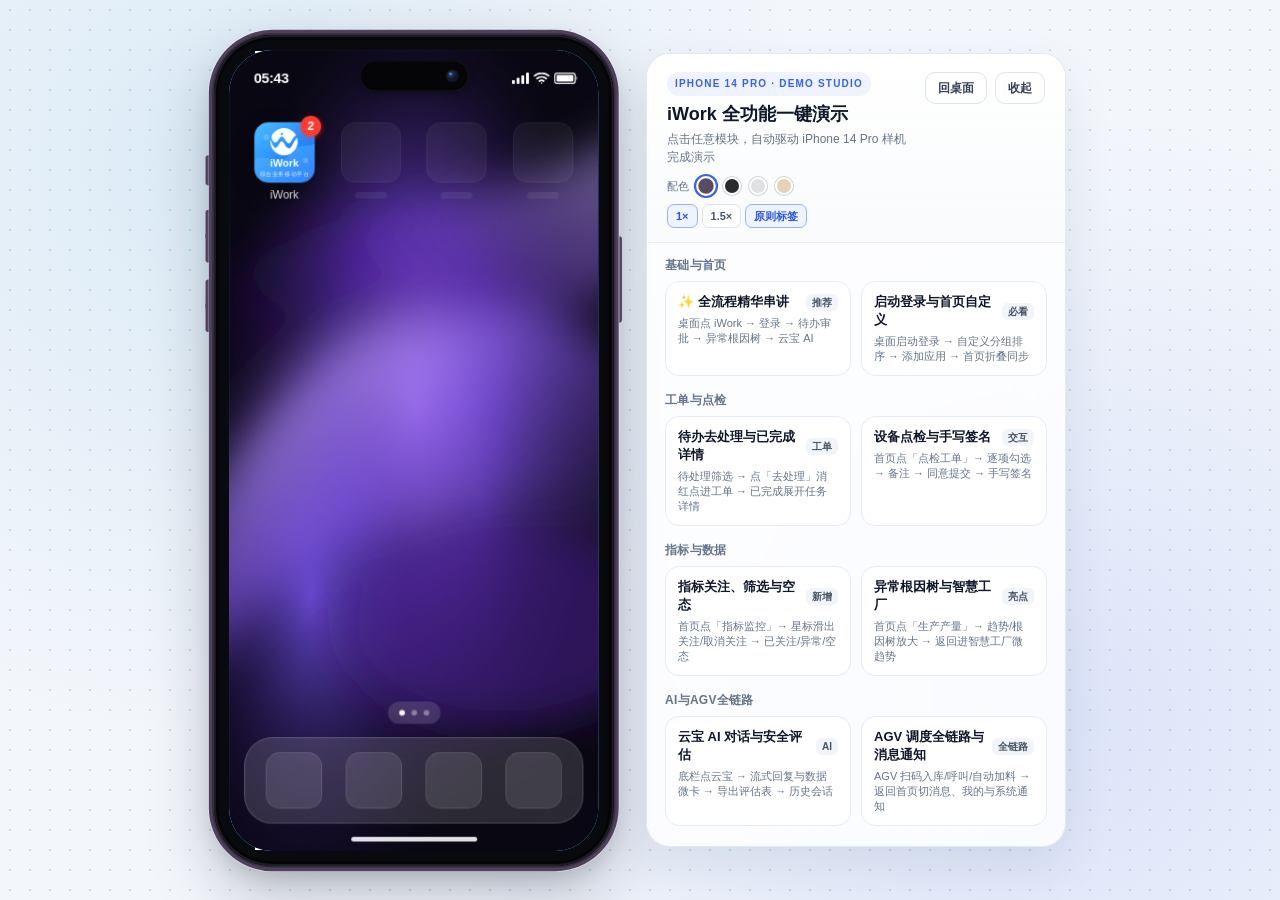
<file: iwork-demo/index.html>
<!doctype html>
<html lang="zh-CN">
  <head>
    <meta charset="UTF-8" />
    <meta name="viewport" content="width=device-width, initial-scale=1.0, maximum-scale=1.0, user-scalable=no, viewport-fit=cover" />
    <meta name="theme-color" content="#3662EC" />
    <title>iWork · 综合业务移动平台</title>
    <style>
      /* 宽视口（桌面预览）下让应用保持设计稿等比尺寸并居中，
         避免 rem 被放大成 520px 窄条、内容超出视口高度被裁切。 */
      .app-root { width: 4.29rem !important; max-width: 100% !important; }
      /* 已移除上一轮的 translateX(-0.24rem) 图标"校正"：
         经 MCP 几何比对(设计稿 bound vs 运行页 rect)，该 transform 使 apps 页
         图标偏左 24~48px（如 929:14454 设计 277 / 运行 252.6）。删除后
         坐标回到 276.6，误差 <1px。禁止用无依据 transform 掩盖布局问题。 */
      .app-root img[src*="img_026"] { z-index: 0 !important; }
      /* D2C 短标签在小容器内被挤成两行，按 node-id 精确修正为单行 */
      .app-root [data-node-id="929:22574"], .app-root [data-node-id="929:22547"],
      .app-root [data-node-id="929:14448"], .app-root [data-node-id="929:14675"],
      .app-root [data-node-id="929:14607"], .app-root [data-node-id="929:14632"],
      .app-root [data-node-id="929:14620"], .app-root [data-node-id="1688:08344"],
      .app-root [data-node-id="1688:08354"], .app-root [data-node-id="1688:09951"],
      .app-root [data-node-id="1688:08980"], .app-root [data-node-id="929:18326"],
      .app-root [data-node-id="929:7814"] { white-space: nowrap !important; }
      /* 移动端签名：设计稿为横屏签名板(930x429)，D2C 把"待办页截图背景+半透明遮罩+
         两个畸形旋转按钮"一并导出；按 MCP 原画板截图只保留白底签名板与真实按钮。 */
      .app-root [data-node-id="1662:9622"],
      .app-root [data-node-id="1662:9623"],
      .app-root [data-node-id="1662:9994"],
      .app-root [data-node-id="1662:9996"] { display: none !important; }
      .app-root .sig-cleared [data-node-id="1662:00098"] { display: none !important; }
      /* 字体：设计稿为思源黑体 CN，本机未安装且未打包字体文件。
         此处显式声明合法近似替代栈（macOS 苹方/冬青黑体/微软雅黑），
         避免浏览器静默回退到系统默认衬线字体造成中文字宽与基线偏移。
         注意：这是近似替代，并非与思源黑体完全一致，已在验收报告如实标注。 */
      .app-root [style*="Source Han Sans CN"] {
        font-family: "Source Han Sans CN", "PingFang SC", "Hiragino Sans GB",
                     "Microsoft YaHei", sans-serif !important;
      }
      /* 轻量入场动画：Toast/遮罩淡入、底部弹窗上滑，不改变静态视觉 */
      @keyframes wbFade { from { opacity: 0; } to { opacity: 1; } }
      @keyframes wbRise { from { transform: translateY(24px); opacity: 0; } to { transform: translateY(0); opacity: 1; } }
      @keyframes wbDrop { from { transform: translateY(-14px); opacity: 0; } to { transform: translateY(0); opacity: 1; } }
      /* 页面切换：前进右滑淡入、返回左滑淡入，仅作用于路由容器，不改变内部布局 */
      @keyframes wbPageIn { from { transform: translateX(18px); opacity: 0; } to { transform: translateX(0); opacity: 1; } }
      @keyframes wbPageBack { from { transform: translateX(-18px); opacity: 0; } to { transform: translateX(0); opacity: 1; } }
      .wb-page-fwd { animation: wbPageIn .24s cubic-bezier(.22,.61,.36,1) both; }
      .wb-page-back { animation: wbPageBack .24s cubic-bezier(.22,.61,.36,1) both; }
      /* 按钮按压反馈：所有可点击节点统一轻微缩放，不改变静态布局 */
      .app-root [data-node-id] { transition: transform .14s ease, box-shadow .14s ease; }
      .wb-pressable:active { transform: scale(.975); }
      /* 展开/收起：高度用 grid-template-rows 过渡，内容不闪现、下方元素自然流动 */
      .wb-expand { display: grid; grid-template-rows: 0fr; transition: grid-template-rows .28s cubic-bezier(.22,.61,.36,1); }
      .wb-expand.wb-open { grid-template-rows: 1fr; }
      .wb-expand > .wb-expand-inner { overflow: hidden; min-height: 0; }
      .wb-chevron { transition: transform .28s cubic-bezier(.22,.61,.36,1); }
      .wb-chevron.wb-open { transform: rotate(180deg); }
      /* 弹窗关闭动画（卸载前由 React 加 .wb-closing 触发） */
      @keyframes wbSheetOut { from { transform: translateY(0); opacity: 1; } to { transform: translateY(100%); opacity: 0; } }
      @keyframes wbMaskOut { from { opacity: 1; } to { opacity: 0; } }
      .wb-closing .modal-sheet { animation: wbSheetOut .22s ease-in both; }
      .wb-closing { animation: wbMaskOut .22s ease-in both; }
      @media (prefers-reduced-motion: reduce) {
        .wb-page-fwd, .wb-page-back, .wb-expand, .wb-chevron,
        .wb-closing, .wb-closing .modal-sheet, .modal-sheet { animation: none !important; transition: none !important; }
      }
    </style>
    <script>
      // rem 按 429px 设计宽度换算；短屏通过滚动浏览，不压缩文字。
      (function () {
        var DESIGN_W = 429;
        function setRem() {
          var w = Math.min(window.innerWidth, 393);
          var scale = w / DESIGN_W;
          document.documentElement.style.fontSize = (scale * 100) + 'px';
        }
        setRem();
        window.addEventListener('resize', setRem);
        window.addEventListener('orientationchange', setRem);
      })();
    </script>
    <script type="module" crossorigin src="./assets/index-CUjqUtCl.js"></script>
    <link rel="stylesheet" crossorigin href="./assets/index-Dcm3BmVk.css">
  </head>
  <body>
    <div id="root"></div>
  </body>
</html>
</file>
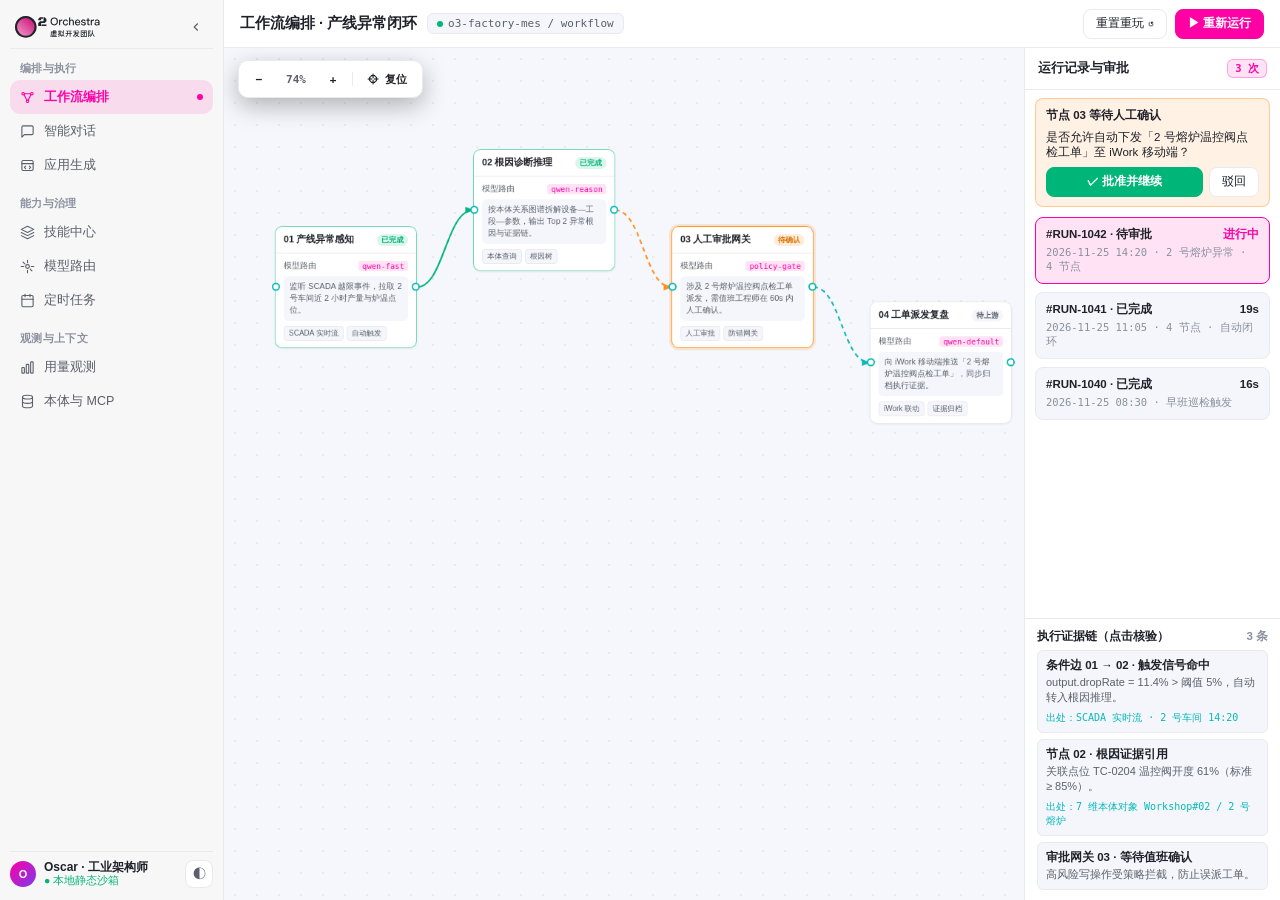
<file: orchestra-demo/index.html>
<!DOCTYPE html>
<html lang="zh-CN">
<head>
<meta charset="UTF-8" />
<meta name="viewport" content="width=device-width, initial-scale=1.0" />
<title>Orchestra · 工业 AI 编排与执行平台</title>
<style>
  :root {
    --bg-primary: #f5f7fc;
    --bg-secondary: #f4f6fb;
    --bg-sidebar: #f7f7f7;
    --bg-card: #ffffff;
    --bg-card-hover: #f4f6fb;
    --border: #e8eaed;
    --accent: #ff00a5;
    --accent-hover: #ff33b3;
    --accent-soft: rgba(255, 0, 165, 0.11);
    --accent-ring: rgba(255, 0, 165, 0.28);
    --text-1: #1f2129;
    --text-2: #5b606a;
    --text-3: #8a919d;
    --success: #00b578;
    --error: #fa5151;
    --warning: #ff8f1f;
    --info: #07b9b9;
    --hover-bg: rgba(31, 33, 41, 0.05);
    --shadow-sm: 0 1px 3px rgba(31, 33, 41, 0.07);
    --shadow-md: 0 10px 28px rgba(31, 33, 41, 0.08);
    --radius: 8px;
    --radius-lg: 14px;
    --font-ui: "PingFang SC", "SF Pro Text", -apple-system, BlinkMacSystemFont, "Segoe UI", sans-serif;
    --font-mono: "JetBrains Mono", ui-monospace, SFMono-Regular, Menlo, monospace;
  }
  html.dark {
    --bg-primary: #202124;
    --bg-secondary: #292a2d;
    --bg-sidebar: #2b2d33;
    --bg-card: #303134;
    --bg-card-hover: #3c4043;
    --border: #3c4043;
    --text-1: #f1f3f6;
    --text-2: #b4bac4;
    --text-3: #8a919d;
    --hover-bg: rgba(255, 255, 255, 0.06);
    --shadow-sm: 0 1px 3px rgba(0, 0, 0, 0.35);
    --shadow-md: 0 14px 32px rgba(0, 0, 0, 0.42);
  }
  * { box-sizing: border-box; margin: 0; padding: 0; }
  html, body { width: 100%; height: 100%; overflow: hidden; font-family: var(--font-ui); background: var(--bg-primary); color: var(--text-1); -webkit-font-smoothing: antialiased; font-size: 13px; }
  button, input { font-family: inherit; }

  /* Studio wrapper when ?mode=studio */
  body.is-studio {
    background:
      radial-gradient(ellipse 50% 60% at 18% 20%, rgba(255, 0, 165, 0.16), transparent 65%),
      radial-gradient(ellipse 48% 55% at 84% 82%, rgba(7, 185, 185, 0.15), transparent 65%),
      linear-gradient(rgba(255, 255, 255, 0.028) 1px, transparent 1px) 0 0 / 32px 32px,
      linear-gradient(90deg, rgba(255, 255, 255, 0.028) 1px, transparent 1px) 0 0 / 32px 32px,
      linear-gradient(135deg, #070a14 0%, #0e1324 52%, #090e1c 100%);
    display: flex; flex-direction: column; padding: 14px 18px 16px; gap: 12px;
  }
  .studio-bar {
    display: none; align-items: center; justify-content: space-between; gap: 12px; flex-wrap: wrap;
    padding: 10px 14px; border-radius: 14px;
    background: linear-gradient(165deg, rgba(20, 24, 40, 0.88), rgba(12, 16, 28, 0.94));
    border: 1px solid rgba(255, 255, 255, 0.11); color: #f1f5f9; flex: none;
  }
  body.is-studio .studio-bar { display: flex; }
  .studio-bar__left { display: flex; align-items: center; gap: 12px; min-width: 0; flex: 1; }
  .studio-badge {
    font: 600 10px/1 var(--font-mono); letter-spacing: 1.2px; color: #ff5cc6;
    padding: 5px 9px; border-radius: 999px; background: rgba(255, 0, 165, 0.12);
    border: 1px solid rgba(255, 0, 165, 0.36); white-space: nowrap;
  }
  .studio-spotlight { display: flex; flex-direction: column; gap: 2px; min-width: 0; }
  .studio-spotlight strong { font: 600 11px/1.3 var(--font-mono); color: #5cf2d0; white-space: nowrap; overflow: hidden; text-overflow: ellipsis; }
  .studio-spotlight span { font-size: 12px; color: #cbd5e1; white-space: nowrap; overflow: hidden; text-overflow: ellipsis; }
  .studio-pills { display: flex; align-items: center; gap: 6px; flex-wrap: wrap; }
  .studio-pill {
    height: 28px; padding: 0 11px; border-radius: 8px; border: 1px solid rgba(255, 255, 255, 0.14);
    background: rgba(255, 255, 255, 0.04); color: #cbd5e1; font-size: 11.5px; font-weight: 500;
    cursor: pointer; transition: all .18s ease; white-space: nowrap;
  }
  .studio-pill:hover { border-color: rgba(255, 0, 165, 0.55); color: #fff; background: rgba(255, 0, 165, 0.1); }
  .studio-pill.active { border-color: #ff00a5; background: rgba(255, 0, 165, 0.22); color: #fff; font-weight: 600; }

  .studio-frame {
    flex: 1; min-height: 0; width: 100%; height: 100%; display: flex; flex-direction: column;
    overflow: hidden; background: var(--bg-primary);
  }
  body.is-studio .studio-frame {
    border-radius: 16px; border: 1px solid rgba(255, 255, 255, 0.14);
    box-shadow: 0 28px 70px rgba(0, 0, 0, 0.58), 0 0 0 1px rgba(255, 0, 165, 0.12);
  }
  .mac-chrome {
    display: none; height: 34px; flex: none; padding: 0 14px; align-items: center; gap: 10px;
    background: #1a1c23; border-bottom: 1px solid rgba(255, 255, 255, 0.08); color: #94a3b8;
    font: 11px/1 var(--font-mono);
  }
  body.is-studio .mac-chrome { display: flex; }
  .mac-dots { display: flex; gap: 6px; }
  .mac-dots i { width: 10px; height: 10px; border-radius: 50%; display: block; }
  .mac-dots i:nth-child(1) { background: #ff5f57; }
  .mac-dots i:nth-child(2) { background: #febc2e; }
  .mac-dots i:nth-child(3) { background: #28c840; }
  .mac-url {
    flex: 1; max-width: 420px; margin: 0 auto; height: 22px; border-radius: 6px;
    background: rgba(255, 255, 255, 0.06); border: 1px solid rgba(255, 255, 255, 0.08);
    display: flex; align-items: center; justify-content: center; gap: 6px; color: #cbd5e1; font-size: 11px;
  }
  .mac-url b { color: #ff5cc6; font-weight: 600; }

  /* Main Orchestra Shell */
  .app-shell { flex: 1; min-height: 0; display: flex; width: 100%; overflow: hidden; background: var(--bg-primary); }

  /* Left Sidebar (Authentic PageSidebarNav) */
  .sidebar {
    width: 224px; flex: none; background: var(--bg-sidebar); border-right: 1px solid var(--border);
    display: flex; flex-direction: column; padding: 12px 10px; gap: 8px; overflow: hidden;
    transition: width .22s ease;
  }
  .sidebar.collapsed { width: 58px; padding: 12px 8px; }
  .sb-head { display: flex; align-items: center; justify-content: space-between; padding: 2px 4px 8px; border-bottom: 1px solid var(--border); }
  .sb-logo { height: 22px; display: block; object-fit: contain; }
  .sb-mark { width: 24px; height: 24px; display: none; object-fit: contain; }
  .sidebar.collapsed .sb-logo { display: none; }
  .sidebar.collapsed .sb-mark { display: block; margin: 0 auto; }
  .sb-collapse-btn {
    width: 26px; height: 26px; border: 0; border-radius: 6px; background: transparent;
    color: var(--text-2); cursor: pointer; display: grid; place-items: center;
  }
  .sb-collapse-btn:hover { background: var(--hover-bg); color: var(--text-1); }
  .sidebar.collapsed .sb-collapse-btn { display: none; }

  .sb-scroll { flex: 1; min-height: 0; overflow-y: auto; display: flex; flex-direction: column; gap: 10px; scrollbar-width: none; }
  .sb-scroll::-webkit-scrollbar { display: none; }
  .sb-group-title {
    font-size: 11px; font-weight: 600; color: var(--text-3); padding: 4px 10px; letter-spacing: .03em;
    display: flex; align-items: center; justify-content: space-between;
  }
  .sidebar.collapsed .sb-group-title { display: none; }
  .sb-nav-item {
    width: 100%; height: 34px; padding: 0 10px; border: 0; border-radius: 10px;
    background: transparent; color: var(--text-2); font-size: 12.5px; font-weight: 500;
    display: flex; align-items: center; gap: 9px; cursor: pointer; text-align: left;
    transition: background .15s ease, color .15s ease; position: relative;
  }
  .sb-nav-item svg { width: 15px; height: 15px; flex: none; stroke-width: 1.75; }
  .sb-nav-item span { overflow: hidden; text-overflow: ellipsis; white-space: nowrap; }
  .sb-nav-item:hover { background: var(--hover-bg); color: var(--text-1); }
  .sb-nav-item.active { background: var(--accent-soft); color: var(--accent); font-weight: 600; }
  .sb-dot { width: 6px; height: 6px; border-radius: 50%; background: var(--accent); margin-left: auto; flex: none; animation: pulse 1.4s ease-in-out infinite; }
  @keyframes pulse { 0%,100% { opacity:.35; transform:scale(.85); } 50% { opacity:1; transform:scale(1.15); } }
  .sidebar.collapsed .sb-nav-item { justify-content: center; padding: 0; }
  .sidebar.collapsed .sb-nav-item span, .sidebar.collapsed .sb-dot { display: none; }

  .sb-foot {
    flex: none; padding-top: 8px; border-top: 1px solid var(--border);
    display: flex; align-items: center; justify-content: space-between; gap: 8px;
  }
  .sb-user { display: flex; align-items: center; gap: 8px; min-width: 0; }
  .sb-ava {
    width: 26px; height: 26px; border-radius: 50%; background: linear-gradient(135deg, #ff00a5, #7c3aed);
    color: #fff; font-size: 11px; font-weight: 700; display: grid; place-items: center; flex: none;
  }
  .sb-user-meta { min-width: 0; }
  .sb-user-meta b { display: block; font-size: 12px; color: var(--text-1); line-height: 1.2; }
  .sb-user-meta small { display: block; font-size: 10.5px; color: var(--success); }
  .sidebar.collapsed .sb-user-meta { display: none; }
  .theme-btn {
    width: 28px; height: 28px; border: 1px solid var(--border); border-radius: 8px;
    background: var(--bg-card); color: var(--text-2); cursor: pointer; display: grid; place-items: center; flex: none;
  }
  .theme-btn:hover { border-color: var(--accent); color: var(--accent); }

  /* Main Workspace */
  .main { flex: 1; min-width: 0; display: flex; flex-direction: column; overflow: hidden; }
  .topbar {
    height: 48px; flex: none; padding: 0 16px; background: var(--bg-card); border-bottom: 1px solid var(--border);
    display: flex; align-items: center; justify-content: space-between; gap: 12px;
  }
  .topbar-left { display: flex; align-items: center; gap: 10px; min-width: 0; }
  .topbar-title { font-size: 14.5px; font-weight: 650; color: var(--text-1); white-space: nowrap; }
  .ws-chip {
    display: inline-flex; align-items: center; gap: 5px; padding: 3px 9px; border-radius: 6px;
    background: var(--bg-secondary); border: 1px solid var(--border); color: var(--text-2);
    font-size: 11px; font-family: var(--font-mono); white-space: nowrap;
  }
  .ws-chip i { width: 6px; height: 6px; border-radius: 50%; background: var(--success); display: block; }
  .topbar-actions { display: flex; align-items: center; gap: 8px; }
  .btn {
    height: 30px; padding: 0 12px; border-radius: var(--radius); border: 1px solid var(--border);
    background: var(--bg-card); color: var(--text-1); font-size: 12px; font-weight: 500;
    cursor: pointer; display: inline-flex; align-items: center; gap: 6px; transition: all .15s ease; white-space: nowrap;
  }
  .btn:hover { background: var(--bg-card-hover); border-color: var(--accent-ring); }
  .btn-primary { background: var(--accent); border-color: var(--accent); color: #fff; font-weight: 600; }
  .btn-primary:hover { background: var(--accent-hover); border-color: var(--accent-hover); }
  .btn-success { background: var(--success); border-color: var(--success); color: #fff; font-weight: 600; }
  .btn-ghost { background: transparent; border-color: transparent; color: var(--text-2); }

  .view-body { flex: 1; min-height: 0; display: flex; overflow: hidden; position: relative; }

  /* ============ 1. WORKFLOW VIEW ============ */
  .wf-canvas {
    flex: 1; min-width: 0; position: relative; overflow: auto;
    background-color: var(--bg-primary);
    background-image: radial-gradient(var(--border) 1.25px, transparent 1.25px);
    background-size: 22px 22px;
    padding: 28px 24px;
  }
  .wf-stage { position: relative; width: 1040px; height: 460px; margin: 0 auto; }
  .wf-edges { position: absolute; inset: 0; width: 100%; height: 100%; pointer-events: none; overflow: visible; }
  .wf-edge { fill: none; stroke: var(--info); stroke-width: 2.2; stroke-dasharray: 6 5; animation: dash 1.2s linear infinite; pointer-events: stroke; cursor: pointer; transition: stroke .18s ease, stroke-width .18s ease, opacity .18s ease; }
  .wf-edge:hover, .wf-edge.is-unlink-hover { stroke: #fa5151 !important; stroke-width: 3.4 !important; filter: drop-shadow(0 0 8px rgba(250,81,81,.65)); }
  .wf-edge.is-cut { opacity: 0; pointer-events: none; }
  .wf-edge.is-done { stroke: var(--success); stroke-dasharray: none; animation: none; }
  .wf-edge.is-wait { stroke: var(--warning); }
  @keyframes dash { to { stroke-dashoffset: -22; } }

  .wf-node {
    position: absolute; width: 192px; border-radius: 10px; background: var(--bg-card);
    border: 1.5px solid var(--border); box-shadow: var(--shadow-sm); cursor: pointer;
    transition: border-color .2s, box-shadow .2s, transform .2s;
  }
  .wf-node:hover { border-color: var(--accent); transform: translateY(-2px); box-shadow: var(--shadow-md); }
  .wf-node.selected { border-color: var(--accent); box-shadow: 0 0 0 3px var(--accent-soft), var(--shadow-md); }
  .wf-node.st-running { border-color: #2563eb; box-shadow: 0 0 0 3px rgba(37, 99, 235, 0.16); }
  .wf-node.st-pending { border-color: var(--warning); box-shadow: 0 0 0 3px rgba(255, 143, 31, 0.18); }
  .wf-node.st-done { border-color: rgba(0, 181, 120, 0.55); }
  .wf-node-hd {
    padding: 9px 11px; border-bottom: 1px solid var(--border);
    display: flex; align-items: center; justify-content: space-between; gap: 6px;
  }
  .wf-node-hd b { font-size: 12.5px; color: var(--text-1); font-weight: 650; }
  .wf-status-pill {
    font: 600 10px/1 var(--font-mono); padding: 3px 6px; border-radius: 999px;
    background: var(--bg-secondary); color: var(--text-2); white-space: nowrap;
  }
  .st-done .wf-status-pill { background: rgba(0,181,120,.14); color: var(--success); }
  .st-running .wf-status-pill { background: rgba(37,99,235,.14); color: #2563eb; }
  .st-pending .wf-status-pill { background: rgba(255,143,31,.16); color: #d97706; }
  .wf-node-bd { padding: 9px 11px; display: flex; flex-direction: column; gap: 7px; }
  .wf-meta-row { display: flex; align-items: center; justify-content: space-between; font-size: 11px; color: var(--text-2); }
  .wf-meta-row code { font-family: var(--font-mono); font-size: 10.5px; color: var(--accent); background: var(--accent-soft); padding: 1px 5px; border-radius: 4px; }
  .wf-prompt { font-size: 11px; line-height: 1.45; color: var(--text-2); background: var(--bg-secondary); padding: 6px 8px; border-radius: 6px; }
  .wf-tags { display: flex; flex-wrap: wrap; gap: 4px; }
  .wf-tag { font-size: 10px; padding: 2px 6px; border-radius: 4px; background: var(--bg-secondary); border: 1px solid var(--border); color: var(--text-2); }
  .wf-handle { position: absolute; top: 50%; width: 9px; height: 9px; border-radius: 50%; background: var(--bg-card); border: 2px solid var(--info); transform: translateY(-50%); }
  .wf-handle.in { left: -5px; }
  .wf-handle.out { right: -5px; }

  .wf-runs {
    width: 256px; flex: none; background: var(--bg-card); border-left: 1px solid var(--border);
    display: flex; flex-direction: column; overflow: hidden;
  }
  .panel-hd {
    padding: 11px 13px; border-bottom: 1px solid var(--border);
    display: flex; align-items: center; justify-content: space-between; font-size: 12.5px; font-weight: 650;
  }
  .panel-list { flex: 1; overflow-y: auto; padding: 10px; display: flex; flex-direction: column; gap: 8px; }
  .run-card {
    padding: 9px 10px; border-radius: var(--radius); border: 1px solid var(--border);
    background: var(--bg-secondary); display: flex; flex-direction: column; gap: 4px; cursor: pointer;
  }
  .run-card.active { border-color: var(--accent); background: var(--accent-soft); }
  .run-card-top { display: flex; align-items: center; justify-content: space-between; font-size: 11.5px; font-weight: 600; }
  .run-card small { font-size: 10.5px; color: var(--text-3); font-family: var(--font-mono); }
  .ev-box { border-top: 1px solid var(--border); padding: 10px 12px; background: var(--bg-card); display: flex; flex-direction: column; gap: 6px; max-height: 46%; overflow-y: auto; }
  .ev-title { font-size: 11.5px; font-weight: 650; color: var(--text-1); display: flex; justify-content: space-between; }
  .ev-row {
    padding: 7px 8px; border-radius: 6px; background: var(--bg-secondary); border: 1px solid var(--border);
    font-size: 11px; display: flex; flex-direction: column; gap: 2px;
  }
  .ev-row b { color: var(--text-1); font-size: 11.5px; }
  .ev-row span { color: var(--text-2); line-height: 1.4; }
  .gate-banner {
    margin: 8px 10px 0; padding: 9px 10px; border-radius: 8px;
    background: rgba(255, 143, 31, 0.12); border: 1px solid rgba(255, 143, 31, 0.4);
    display: flex; flex-direction: column; gap: 7px; font-size: 11.5px;
  }
  .gate-actions { display: flex; gap: 6px; }

  /* ============ 2. CHAT VIEW ============ */
  .chat-wrap { flex: 1; display: flex; min-height: 0; overflow: hidden; }
  .chat-main { flex: 1; display: flex; flex-direction: column; min-width: 0; }
  .chat-feed { flex: 1; overflow-y: auto; padding: 18px 22px; display: flex; flex-direction: column; gap: 14px; }
  .msg { max-width: 82%; padding: 11px 14px; border-radius: 12px; font-size: 12.5px; line-height: 1.65; }
  .msg.user { align-self: flex-end; background: var(--accent-soft); border: 1px solid var(--accent-ring); color: var(--text-1); }
  .msg.ai { align-self: flex-start; background: var(--bg-card); border: 1px solid var(--border); box-shadow: var(--shadow-sm); }
  .tool-call {
    margin: 8px 0; padding: 8px 10px; border-radius: 8px; background: var(--bg-secondary);
    border: 1px solid var(--border); font-family: var(--font-mono); font-size: 11px; color: var(--text-2);
  }
  .tool-call b { color: var(--info); }
  .confirm-card {
    margin-top: 10px; padding: 10px 12px; border-radius: 8px;
    background: rgba(255, 143, 31, 0.1); border: 1px solid rgba(255, 143, 31, 0.35);
    display: flex; align-items: center; justify-content: space-between; gap: 12px; flex-wrap: wrap;
  }
  .chat-input-bar {
    flex: none; padding: 10px 18px 14px; background: var(--bg-card); border-top: 1px solid var(--border);
    display: flex; flex-direction: column; gap: 8px;
  }
  .quick-chips { display: flex; gap: 6px; flex-wrap: wrap; }
  .quick-chip {
    font-size: 11px; padding: 4px 9px; border-radius: 999px; border: 1px solid var(--border);
    background: var(--bg-secondary); color: var(--text-2); cursor: pointer;
  }
  .quick-chip:hover { border-color: var(--accent); color: var(--accent); }
  .composer { display: flex; gap: 8px; }
  .composer input {
    flex: 1; height: 36px; padding: 0 12px; border-radius: var(--radius); border: 1px solid var(--border);
    background: var(--bg-primary); color: var(--text-1); outline: none; font-size: 12.5px;
  }
  .composer input:focus { border-color: var(--accent); box-shadow: 0 0 0 2px var(--accent-soft); }

  /* ============ 3. GENERIC GRID VIEWS (Skills, Models, Jobs, Usage, Ontology, AppBuilder) ============ */
  .page-pad { flex: 1; overflow-y: auto; padding: 18px 22px; display: flex; flex-direction: column; gap: 16px; }
  .kpi-row { display: grid; grid-template-columns: repeat(4, minmax(0, 1fr)); gap: 12px; }
  .kpi-card {
    padding: 14px 16px; border-radius: var(--radius); background: var(--bg-card);
    border: 1px solid var(--border); box-shadow: var(--shadow-sm); display: flex; flex-direction: column; gap: 4px;
  }
  .kpi-card span { font-size: 11.5px; color: var(--text-2); }
  .kpi-card strong { font-size: 22px; font-weight: 700; font-family: var(--font-mono); color: var(--text-1); }
  .kpi-card small { font-size: 11px; color: var(--success); }

  .card-grid-3 { display: grid; grid-template-columns: repeat(3, minmax(0, 1fr)); gap: 12px; }
  .card-grid-2 { display: grid; grid-template-columns: repeat(2, minmax(0, 1fr)); gap: 12px; }
  .card {
    padding: 14px 15px; border-radius: var(--radius); background: var(--bg-card);
    border: 1px solid var(--border); box-shadow: var(--shadow-sm); display: flex; flex-direction: column; gap: 8px;
  }
  .card-hd { display: flex; align-items: center; justify-content: space-between; gap: 8px; }
  .card-hd b { font-size: 13px; color: var(--text-1); }
  .card p { font-size: 12px; line-height: 1.55; color: var(--text-2); }
  .pill-tag {
    font: 600 10.5px/1 var(--font-mono); padding: 3px 7px; border-radius: 6px;
    background: var(--bg-secondary); color: var(--text-2); border: 1px solid var(--border);
  }
  .pill-tag.pink { background: var(--accent-soft); color: var(--accent); border-color: var(--accent-ring); }
  .pill-tag.green { background: rgba(0,181,120,.12); color: var(--success); border-color: rgba(0,181,120,.3); }
  .pill-tag.cyan { background: rgba(7,185,185,.12); color: var(--info); border-color: rgba(7,185,185,.3); }

  .switch {
    width: 34px; height: 19px; border-radius: 999px; border: 0; background: var(--border);
    position: relative; cursor: pointer; transition: background .18s; flex: none;
  }
  .switch::after {
    content: ""; position: absolute; top: 2px; left: 2px; width: 15px; height: 15px;
    border-radius: 50%; background: #fff; transition: transform .18s;
  }
  .switch.on { background: var(--accent); }
  .switch.on::after { transform: translateX(15px); }

  .filter-bar { display: flex; align-items: center; gap: 8px; flex-wrap: wrap; }
  .filter-tab {
    height: 28px; padding: 0 11px; border-radius: 8px; border: 1px solid var(--border);
    background: var(--bg-card); color: var(--text-2); font-size: 12px; cursor: pointer;
  }
  .filter-tab.active { background: var(--accent-soft); border-color: var(--accent); color: var(--accent); font-weight: 600; }

  /* App Builder Split */
  .builder-split { flex: 1; display: grid; grid-template-columns: 320px 1fr; min-height: 0; overflow: hidden; }
  .builder-left { background: var(--bg-card); border-right: 1px solid var(--border); padding: 14px; display: flex; flex-direction: column; gap: 10px; overflow-y: auto; }
  .builder-right { padding: 16px; overflow-y: auto; display: flex; flex-direction: column; gap: 12px; }
  .step-item { padding: 9px 10px; border-radius: 8px; border: 1px solid var(--border); background: var(--bg-secondary); display: flex; align-items: center; gap: 9px; font-size: 12px; }
  .step-item i { width: 18px; height: 18px; border-radius: 50%; background: rgba(0,181,120,.16); color: var(--success); font-style: normal; font-size: 11px; display: grid; place-items: center; font-weight: 700; flex: none; }
  .preview-shell { border: 1px solid var(--border); border-radius: 12px; background: var(--bg-card); padding: 14px; box-shadow: var(--shadow-sm); display: flex; flex-direction: column; gap: 12px; }
  .bar-chart { display: flex; align-items: flex-end; gap: 10px; height: 116px; padding-top: 12px; }
  .bar-col { flex: 1; display: flex; flex-direction: column; align-items: center; gap: 5px; height: 100%; justify-content: flex-end; }
  .bar-fill { width: 100%; max-width: 34px; border-radius: 6px 6px 2px 2px; background: linear-gradient(180deg, #ff00a5, #ff66c4); transition: height .4s ease; }
  .bar-col small { font-size: 10px; color: var(--text-3); font-family: var(--font-mono); }

  /* Ontology 7-node ring */
  .onto-grid { display: grid; grid-template-columns: repeat(7, minmax(0, 1fr)); gap: 8px; }
  .onto-pill {
    padding: 12px 8px; border-radius: 10px; background: var(--bg-card); border: 1px solid var(--border);
    text-align: center; display: flex; flex-direction: column; gap: 4px;
  }
  .onto-pill b { font-size: 13px; color: var(--accent); }
  .onto-pill small { font-size: 10.5px; color: var(--text-2); }

  .toast {
    position: fixed; bottom: 18px; left: 50%; transform: translateX(-50%) translateY(16px);
    padding: 8px 16px; border-radius: 999px; background: #1f2129; color: #fff; font-size: 12px;
    box-shadow: 0 10px 28px rgba(0,0,0,.32); opacity: 0; pointer-events: none; transition: all .22s ease; z-index: 999;
  }
  .toast.show { opacity: 1; transform: translateX(-50%) translateY(0); }

  @media (max-width: 900px) {
    .sidebar { width: 58px; padding: 12px 8px; }
    .sidebar .sb-logo, .sidebar .sb-group-title, .sidebar .sb-nav-item span, .sidebar .sb-user-meta, .sidebar .sb-collapse-btn { display: none; }
    .sidebar .sb-mark { display: block; margin: 0 auto; }
    .sidebar .sb-nav-item { justify-content: center; padding: 0; }
    .wf-runs { display: none; }
    .kpi-row, .card-grid-3 { grid-template-columns: 1fr 1fr; }
    .builder-split { grid-template-columns: 1fr; }
    .onto-grid { grid-template-columns: repeat(4, 1fr); }
  }

  /* v2.6.0: 移除顶部冗余伪浏览器条 + 浅色自适应 + 页面切换动效 */
  .mac-chrome { display: none !important; }
  html:not(.dark) body.is-studio { background: #eef1f7; }
  html:not(.dark) .studio-bar { background: rgba(255,255,255,.94); border-color: rgba(15,23,42,.10); color: #1f2129; box-shadow: 0 6px 20px rgba(15,23,42,.06); }
  html:not(.dark) .studio-spotlight strong { color: #078f8f; }
  html:not(.dark) .studio-spotlight span { color: #5f6368; }
  html:not(.dark) .studio-pill { background: #f3f5fa; border-color: rgba(15,23,42,.10); color: #3c4043; }
  html:not(.dark) .studio-pill.on { background: #FF00A5; border-color: #FF00A5; color: #fff; }
  .studio-frame { position: relative; }
        @keyframes viewEnter { from { opacity: 0; transform: translateY(10px) scale(.992); filter: blur(2px); } to { opacity: 1; transform: none; filter: blur(0); } }
  @keyframes cardPop { from { opacity: 0; transform: translateY(12px) scale(.98); } to { opacity: 1; transform: none; } }
  .view-anim { animation: viewEnter .32s cubic-bezier(.16,1,.3,1) both; }
  .view-anim .card, .view-anim .wf-node, .view-anim .job-card, .view-anim .skill-card, .view-anim .model-row, .view-anim .onto-node, .view-anim .kpi-card {
    animation: cardPop .36s cubic-bezier(.16,1,.3,1) both;
  }
  .view-anim .card:nth-child(2), .view-anim .wf-node:nth-child(2), .view-anim .job-card:nth-child(2), .view-anim .skill-card:nth-child(2) { animation-delay: 45ms; }
  .view-anim .card:nth-child(3), .view-anim .wf-node:nth-child(3), .view-anim .job-card:nth-child(3), .view-anim .skill-card:nth-child(3) { animation-delay: 90ms; }
  .view-anim .card:nth-child(4), .view-anim .wf-node:nth-child(4), .view-anim .job-card:nth-child(4), .view-anim .skill-card:nth-child(4) { animation-delay: 135ms; }
  .view-anim .card:nth-child(5), .view-anim .skill-card:nth-child(5) { animation-delay: 170ms; }
  .view-anim .card:nth-child(6), .view-anim .skill-card:nth-child(6) { animation-delay: 200ms; }
  .bar-fill, .prog-fill, .usage-bar i { transition: width .65s cubic-bezier(.16,1,.3,1), height .65s cubic-bezier(.16,1,.3,1); }


  /* ===== v3.0.0 审批双分支闭环 + 4步引导 + 二级页返回 + shadcn 5态与无障碍 ===== */
  .btn:focus-visible, .sb-nav-item:focus-visible, .studio-pill:focus-visible, .filter-tab:focus-visible, .switch:focus-visible, .quick-chip:focus-visible, .theme-btn:focus-visible, .sb-collapse-btn:focus-visible, .wf-node:focus-visible, .ev-row:focus-visible {
    outline: 2px solid #FF00A5; outline-offset: 2px;
  }
  .btn:disabled { opacity: .45; cursor: not-allowed; pointer-events: none; }
  .btn:active:not(:disabled) { transform: scale(.97); }
  .wf-back-btn { padding: 5px 10px; font-size: 11px; border-color: rgba(255,0,165,.38); color: #ff66c4; background: rgba(255,0,165,.08); margin-right: 6px; }
  .wf-back-btn:hover { background: rgba(255,0,165,.16); border-color: #FF00A5; }
  .wf-steps-bar { display: flex; align-items: center; gap: 6px; padding: 8px 14px; border-bottom: 1px solid var(--border); background: rgba(255,255,255,.02); flex-wrap: wrap; }
  .wf-step { display: inline-flex; align-items: center; gap: 5px; font-size: 11px; color: var(--text-3); padding: 3px 9px; border-radius: 999px; border: 1px solid transparent; transition: all .2s; }
  .wf-step i { font-style: normal; font-family: var(--font-mono); font-size: 10px; width: 16px; height: 16px; border-radius: 50%; display: grid; place-items: center; background: rgba(255,255,255,.08); }
  .wf-step.active { color: #fff; background: rgba(255,0,165,.14); border-color: rgba(255,0,165,.45); font-weight: 600; }
  .wf-step.active i { background: #FF00A5; color: #fff; }
  .wf-step.done { color: #00B578; background: rgba(0,181,120,.10); border-color: rgba(0,181,120,.32); }
  .wf-step.done i { background: #00B578; color: #fff; }
  .wf-step.rejected { color: #FA5151; background: rgba(250,81,81,.12); border-color: rgba(250,81,81,.4); }
  .wf-step.rejected i { background: #FA5151; color: #fff; }
  .wf-step-hint { margin-left: auto; font-size: 11px; color: var(--text-2); }
  .wf-node.st-rejected { border-color: #FA5151; box-shadow: 0 0 0 1px rgba(250,81,81,.4), 0 8px 24px rgba(250,81,81,.18); }
  .wf-node.st-rejected .wf-status-pill { background: rgba(250,81,81,.18); color: #ff7b7b; }
  .wf-node.st-blocked { opacity: .62; border-style: dashed; border-color: rgba(250,81,81,.45); }
  .wf-node.st-blocked .wf-status-pill { background: rgba(250,81,81,.12); color: #ff8a8a; }
  .wf-edge.is-rejected { stroke: #FA5151; stroke-dasharray: 4 4; opacity: .75; }
  .gate-result { padding: 11px 12px; border-radius: 10px; margin-bottom: 10px; font-size: 11.5px; line-height: 1.5; display: flex; flex-direction: column; gap: 4px; }
  .gate-result.is-done { background: rgba(0,181,120,.12); border: 1px solid rgba(0,181,120,.42); color: #d8fced; }
  .gate-result.is-done b { color: #3ce6a8; font-size: 12px; }
  .gate-result.is-rejected { background: rgba(250,81,81,.12); border: 1px solid rgba(250,81,81,.46); color: #ffd9d9; }
  .gate-result.is-rejected b { color: #ff7878; font-size: 12px; }
  html:not(.dark) .gate-result.is-done { color: #0c4d35; }
  html:not(.dark) .gate-result.is-rejected { color: #6e1616; }
  .ev-row { cursor: pointer; transition: border-color .18s, background .18s; }
  .ev-row:hover { border-color: rgba(7,185,185,.45); }
  .ev-row.checked { border-color: #07B9B9; background: rgba(7,185,185,.10); }
  .ev-row .ev-src { display: inline-block; margin-top: 3px; font-size: 10px; font-family: var(--font-mono); color: #07B9B9; }
  @media (prefers-reduced-motion: reduce) {
    *, *::before, *::after { animation-duration: .001ms !important; animation-iteration-count: 1 !important; transition-duration: .001ms !important; }
  }


  /* v3.2.0 Clean Polish: remove cheap top sweep line & redundant inner step bar */
    .wf-steps-bar, .wf-steps { display: none !important; }
  .chat-kpis { display: grid; grid-template-columns: repeat(3, 1fr); gap: 8px; margin: 10px 0; }
  .chat-kpi { padding: 8px 10px; border-radius: 8px; background: rgba(255,255,255,.04); border: 1px solid var(--border); }
  .chat-kpi span { display: block; font-size: 10px; color: var(--text-3); margin-bottom: 3px; }
  .chat-kpi b { font: 700 13px/1.1 var(--mono); color: var(--text-1); }
  .chat-kpi b.is-warn { color: #FF8F1F; }
  .chat-kpi b.is-cyan { color: #07B9B9; }
  .chat-trace { display: flex; flex-direction: column; gap: 6px; margin: 10px 0; padding: 10px 12px; border-radius: 8px; background: rgba(7,185,185,.06); border: 1px solid rgba(7,185,185,.22); font-size: 11.5px; color: var(--text-1); }
  .chat-trace div { display: flex; align-items: center; gap: 8px; }
  .chat-trace i { font-style: normal; font: 700 10px/1 var(--mono); padding: 2px 6px; border-radius: 4px; background: rgba(7,185,185,.18); color: #07B9B9; }


  /* v3.4.0 Live Dynamic Chart & Rolling Numbers */
  .ab-bar, .bar-fill, [data-bar-val] { transition: height .7s cubic-bezier(.22,1,.36,1), filter .3s ease !important; }
  .ab-bar-lbl { position: absolute; top: -18px; left: 50%; transform: translateX(-50%); font: 600 9.5px/1 var(--mono); color: rgba(255,255,255,.78); white-space: nowrap; }


  /* 首页产品封面使用与工作台相同的审批状态，聚焦画布及证据。 */
  .is-cover .sidebar, .is-cover .topbar-actions { display: none; }
  .is-cover .wf-canvas { padding: 16px 0; align-content: center; isolation: isolate; }
  .is-cover .wf-canvas::before {
    content: ""; position: absolute; inset: 24% 0 0; pointer-events: none;
    background: url('../assets/bg/orchestra-cover-signal-traces.jpg') center bottom / 100% 100% no-repeat;
    mask-image: linear-gradient(transparent, #000 62%);
    mix-blend-mode: screen; opacity: .36;
  }
  .is-cover .wf-stage { margin: 0 auto; }
  .is-cover .wf-runs { width: 330px; }
  .is-cover .wf-node-hd b { font-size: 14px; }
  .is-cover .panel-list { flex: 0 1 auto; }
  .is-cover .ev-box { margin-top: auto; }
  .is-cover .wf-edge { animation: none; }

/* === Interactive Workflow Canvas v3.5.0: Pan, Node Drag, Live Port Linking, Zoom Bar === */
.wf-canvas {
  position: relative;
  overflow: hidden !important;
  cursor: grab;
  user-select: none;
}
.wf-canvas.is-panning { cursor: grabbing; }
/* v3.9.0: 1040x460 airy stage with 76px node gaps, fitted cleanly at 0.74x */
.wf-stage {
  position: relative;
  width: 1040px;
  height: 460px;
  transform-origin: 0 0;
  will-change: transform;
}
.wf-stage.is-anim {
  transition: transform .55s cubic-bezier(.22,1,.36,1);
}
.wf-edges {
  position: absolute;
  inset: 0;
  width: 1040px;
  height: 460px;
  overflow: visible;
  pointer-events: none;
}
.wf-node {
  cursor: grab;
  transition: box-shadow .18s ease, border-color .18s ease;
}
.wf-node.is-dragging {
  cursor: grabbing;
  z-index: 20 !important;
  box-shadow: 0 18px 42px rgba(0,0,0,.48), 0 0 0 2px #FF00A5 !important;
}
.wf-node.is-link-target {
  box-shadow: 0 0 0 2px #07B9B9, 0 0 22px rgba(7,185,185,.42) !important;
}
.wf-handle {
  width: 11px !important;
  height: 11px !important;
  cursor: crosshair !important;
  z-index: 6;
  transition: transform .15s ease, background .15s ease, box-shadow .15s ease;
}
.wf-handle:hover, .wf-handle.is-hot {
  transform: scale(1.45);
  background: #07B9B9 !important;
  box-shadow: 0 0 0 3px rgba(7,185,185,.32);
}
.wf-edge-preview {
  fill: none;
  stroke: #07B9B9;
  stroke-width: 2.2;
  stroke-dasharray: 6 4;
  filter: drop-shadow(0 0 6px rgba(7,185,185,.6));
}
.wf-edge-extra {
  fill: none;
  stroke: #FF00A5;
  stroke-width: 2;
  stroke-dasharray: 6 4;
  animation: wfDashFlow 1.2s linear infinite;
}
@keyframes wfDashFlow { to { stroke-dashoffset: -20; } }

.wf-zoom-bar {
  position: absolute;
  left: 14px;
  top: 12px;
  z-index: 30;
  display: inline-flex;
  align-items: center;
  gap: 4px;
  padding: 5px 7px;
  border-radius: 10px;
  background: var(--bg-card);
  border: 1px solid var(--border, rgba(255,255,255,.12));
  box-shadow: 0 8px 24px rgba(0,0,0,.28);
  backdrop-filter: blur(10px);
}
.wf-zoom-bar button {
  height: 26px;
  min-width: 26px;
  padding: 0 7px;
  border-radius: 6px;
  border: 1px solid transparent;
  background: transparent;
  color: var(--text-1, #e8ecf5);
  font: 600 11px/1 var(--font-mono, monospace);
  cursor: pointer;
  display: inline-flex;
  align-items: center;
  justify-content: center;
  gap: 4px;
  transition: background .15s ease, border-color .15s ease, color .15s ease;
}
.wf-zoom-bar button:hover {
  background: rgba(255,0,165,.14);
  border-color: rgba(255,0,165,.36);
  color: #FF00A5;
}
.wf-zoom-bar button.is-demo {
  background: rgba(7,185,185,.14);
  border-color: rgba(7,185,185,.35);
  color: #07B9B9;
}
.wf-zoom-bar button.is-demo:hover {
  background: rgba(7,185,185,.24);
}
.wf-zoom-val {
  min-width: 40px;
  text-align: center;
  font: 600 11px/1 var(--font-mono, monospace);
  color: var(--text-2, #aeb8cc);
}
.wf-zoom-sep {
  width: 1px;
  height: 14px;
  background: var(--border, rgba(255,255,255,.12));
  margin: 0 2px;
}


/* === v3.8.0 Real DOM-Targeted Demo Cursor & Caption === */
.demo-cursor {
  position: fixed;
  left: 0;
  top: 0;
  z-index: 9999;
  pointer-events: none;
  opacity: 0;
  transform: translate3d(-40px, -40px, 0);
  transition: opacity .28s ease;
  will-change: transform;
}
.demo-cursor.is-on { opacity: 1; }
.demo-cursor svg {
  width: 24px;
  height: 24px;
  display: block;
  filter: drop-shadow(0 4px 10px rgba(0,0,0,.55));
  transition: transform .14s ease;
}
.demo-cursor.is-down svg { transform: scale(.86) translate(1px, 2px); }
.demo-cursor-ring {
  position: absolute;
  left: 2px;
  top: 2px;
  width: 28px;
  height: 28px;
  margin: -14px 0 0 -14px;
  border-radius: 50%;
  border: 2px solid #FF00A5;
  background: rgba(255,0,165,.18);
  opacity: 0;
  transform: scale(.35);
  pointer-events: none;
}
.demo-cursor.is-click .demo-cursor-ring {
  animation: demoCursorPop .55s cubic-bezier(.16,1,.3,1) forwards;
}
@keyframes demoCursorPop {
  0% { opacity: .95; transform: scale(.35); }
  100% { opacity: 0; transform: scale(1.85); }
}
.demo-caption {
  position: fixed;
  left: 50%;
  bottom: 14px;
  transform: translateX(-50%) translateY(10px);
  z-index: 9998;
  display: inline-flex;
  align-items: center;
  gap: 8px;
  padding: 7px 16px;
  border-radius: 999px;
  background: rgba(13,16,24,.92);
  border: 1px solid rgba(255,0,165,.48);
  box-shadow: 0 10px 28px rgba(0,0,0,.45);
  color: #f4f7fc;
  font-size: 12px;
  font-weight: 500;
  letter-spacing: .01em;
  white-space: nowrap;
  opacity: 0;
  pointer-events: none;
  transition: opacity .26s ease, transform .26s ease;
}
.demo-caption.is-show {
  opacity: 1;
  transform: translateX(-50%) translateY(0);
}
.demo-caption i {
  width: 7px;
  height: 7px;
  border-radius: 50%;
  background: #FF00A5;
  box-shadow: 0 0 8px #FF00A5;
  display: inline-block;
  flex: none;
}
.onto-pill.is-demo-hi, .card.is-demo-hi {
  border-color: #07B9B9 !important;
  box-shadow: 0 0 0 2px rgba(7,185,185,.28), 0 10px 24px rgba(0,0,0,.28) !important;
  transform: translateY(-2px);
  transition: all .24s ease;
}


/* 首页缩略预览：保留工作流、人工审批和证据链的真实组件。 */
.is-project-cover {
  --bg-primary:#15161f;
  --bg-secondary:#1c1d28;
  --bg-sidebar:#1d1d28;
  --bg-card:#22232e;
  --border:#3b3b4b;
}
.is-project-cover .topbar-actions,
.is-project-cover .sb-collapse-btn,
.is-project-cover .sb-foot,
.is-project-cover .panel-list { display:none }
.is-project-cover .sidebar { width:144px;padding:10px 8px }
.is-project-cover .sb-group-title { padding:2px 9px }
.is-project-cover .sb-nav-item { height:28px;font-size:12px }
.is-project-cover .topbar { height:40px }
.is-project-cover .wf-canvas {
  padding:0;
  overflow:hidden;
  background-image:radial-gradient(#4a455b 1px,transparent 1px),
                   radial-gradient(ellipse at 65% 40%,#281e32,transparent 68%);
  background-size:18px 18px,100% 100%;
}
.is-project-cover .wf-stage { margin:0 }
.is-project-cover .wf-runs { width:252px;box-shadow:-8px 0 24px #10101b4d;z-index:1 }
.is-project-cover .panel-hd { padding:8px 11px }
.is-project-cover .gate-banner { gap:5px }
.is-project-cover .gate-actions .btn { height:26px }
.is-project-cover .ev-box { margin-top:8px;max-height:none;padding:8px 10px;gap:5px }
.is-project-cover .ev-row { padding:5px 7px;gap:1px }
.is-project-cover .ev-row span { line-height:1.25 }
.is-project-cover .ev-src { white-space:nowrap;overflow:hidden;text-overflow:ellipsis }
.is-project-cover .ev-row:nth-of-type(n+4) { display:none }
.is-project-cover .wf-node.st-pending { background:#332735;box-shadow:0 0 0 4px #ffae6a27,0 8px 30px #0b0710b0 }
.is-project-cover .wf-node.st-done { border-color:#448375 }
.is-project-cover .wf-node-hd b { font-size:14px }
.is-project-cover .wf-edge,
.is-project-cover .sb-dot { animation:none }

</style>
</head>
<body>
<div class="studio-bar" id="studioBar">
  <div class="studio-bar__left">
    <span class="studio-badge">ORCHESTRA · LIVE DEMO</span>
    <div class="studio-spotlight">
      <strong id="spPrinciple">NN#01 · 状态可见与人机协同闭环</strong>
      <span id="spOutcome">多智能体节点画布 + 人工审批网关 + 执行证据链，让工业 AI 每一步可解释、可追溯。</span>
    </div>
  </div>
  <div class="studio-pills" id="studioPills"></div>
</div>

<div class="studio-frame">
  
  <div class="mac-chrome">
    <div class="mac-dots"><i></i><i></i><i></i></div>
    <div class="mac-url"><span>orchestra.o3.local/<b>#/<span id="urlSlug">workflow</span></b></span></div>
    <span style="font-size:10px;opacity:.75">STATIC DEMO · ZERO API</span>
  </div>

  <div class="app-shell">
    <aside class="sidebar" id="sidebar">
      <div class="sb-head">
        <img class="sb-logo" id="brandLogo" src="./brand/orchestra-logo-light.svg" alt="Orchestra" />
        <img class="sb-mark" id="brandMark" src="./brand/orchestra-mark-light.svg" alt="Orchestra" />
        <button class="sb-collapse-btn" id="collapseBtn" title="收起侧栏">
          <svg width="14" height="14" viewBox="0 0 24 24" fill="none" stroke="currentColor" stroke-width="2"><path d="M15 18l-6-6 6-6"/></svg>
        </button>
      </div>
      <div class="sb-scroll" id="sidebarNav"></div>
      <div class="sb-foot">
        <div class="sb-user">
          <span class="sb-ava">O</span>
          <div class="sb-user-meta"><b>Oscar · 工业架构师</b><small>● 本地静态沙箱</small></div>
        </div>
        <button class="theme-btn" id="themeBtn" title="切换浅色/深色主题">◐</button>
      </div>
    </aside>

    <main class="main">
      <header class="topbar">
        <div class="topbar-left">
          <span class="topbar-title" id="pageTitle">工作流编排</span>
          <span class="ws-chip"><i></i><span id="wsTag">o3-factory-mes / 产线异常处置</span></span>
        </div>
        <div class="topbar-actions" id="topbarActions"></div>
      </header>
      <div class="view-body" id="viewBody"></div>
    </main>
  </div>
</div>
<div class="toast" id="toast"></div>
<div class="demo-cursor" id="demoCursor" aria-hidden="true"><span class="demo-cursor-ring"></span><svg viewBox="0 0 24 24"><path d="M4 2l14 10-6.2 1.2L9 19.5 4 2z" fill="#fff" stroke="#14151c" stroke-width="1.6" stroke-linejoin="round"/></svg></div>
<div class="demo-caption" id="demoCaption"><i></i><span></span></div>

<script>
(() => {
  const params = new URLSearchParams(location.search);
  const isStudio = params.get('mode') === 'studio';
  const showCanvasBar = params.get('embed') !== 'project-cover';
  if (params.get('embed') === 'cover') document.body.classList.add('is-cover');
  const isProjectCover = params.get('embed') === 'project-cover';
  if (isProjectCover) document.body.classList.add('is-project-cover');
  if (isStudio) document.body.classList.add('is-studio');
  if (params.get('theme') === 'dark') document.documentElement.classList.add('dark');

  const VIEWS = [
    { id: 'workflow', group: '编排与执行', label: '工作流编排', title: '工作流编排 · 产线异常闭环', ws: 'o3-factory-mes / workflow',
      principle: 'NN#01 · 状态可见与人机协同闭环', outcome: '四节点多智能体画布 + 人工审批网关 + 执行证据链，异常处置每一步可追溯。',
      icon: '<circle cx="5" cy="6" r="2"/><circle cx="19" cy="6" r="2"/><circle cx="12" cy="18" r="2"/><path d="M7 6h10M6.5 7.5 11 16.3M17.5 7.5 13 16.3"/>', dot: true },
    { id: 'chat', group: '编排与执行', label: '智能对话', title: '智能对话 · 虚拟开发与现场协同', ws: 'session / GEN5-异常诊断',
      principle: 'NN#05 · 防错机制与分级确认', outcome: '高风险操作弹出人工确认卡，普通查询工具自动折叠，对话即业务动作。',
      icon: '<path d="M21 15a2 2 0 0 1-2 2H7l-4 4V5a2 2 0 0 1 2-2h14a2 2 0 0 1 2 2z"/>' },
    { id: 'app-builder', group: '编排与执行', label: '应用生成', title: '应用生成 · 业务页面实时构建', ws: 'app-builder / 品质看板 v2',
      principle: 'NN#02 · 贴合业务心智模型', outcome: '自然语言拆解业务模型，右侧同步渲染标准 MES 界面与组件树，缩短交付周期。',
      icon: '<rect x="3" y="4" width="18" height="16" rx="2"/><path d="M3 9h18M9 13l-2 2 2 2M15 13l2 2-2 2"/>' },
    { id: 'skills', group: '能力与治理', label: '技能中心', title: '技能中心 · 多运行时工业技能库', ws: 'skills / 24 项已装配',
      principle: 'NN#07 · 灵活高效与资产复用', outcome: '统一纳管工业 Agent 与代码运行时技能，一键启停并追踪现场命中频次。',
      icon: '<polygon points="12 2 2 7 12 12 22 7 12 2"/><polyline points="2 17 12 22 22 17"/><polyline points="2 12 12 17 22 12"/>' },
    { id: 'models', group: '能力与治理', label: '模型路由', title: '多模型路由 · 内网与云端协同', ws: 'routing / 3 级策略生效',
      principle: 'NN#03 · 用户控制与分层路由', outcome: '按默认 / 快速 / 推理三层拆分模型策略，兼顾工厂内网隐私与推理质量。',
      icon: '<circle cx="12" cy="12" r="3"/><path d="M12 2v4M12 18v4M2 12h4M18 12h4M4.9 4.9l2.8 2.8M16.3 16.3l2.8 2.8"/>' },
    { id: 'jobs', group: '能力与治理', label: '定时任务', title: '定时调度 · 无人值守巡检任务', ws: 'scheduler / 4 项运行中',
      principle: 'NN#04 · 一致性与可预测调度', outcome: '定时巡检、能耗扫描与交接日报自动化执行，支持随时手动触发与状态回溯。',
      icon: '<rect x="3" y="4" width="18" height="18" rx="2"/><path d="M16 2v4M8 2v4M3 10h18"/>' },
    { id: 'usage', group: '观测与上下文', label: '用量观测', title: '执行证据链与效能观测', ws: 'telemetry / 近 7 日汇总',
      principle: 'NN#06 · 识别而非回忆', outcome: '将 Token 消耗、自动闭环率与首字延迟压缩为一屏可读卡片，辅助持续评测优化。',
      icon: '<rect x="3" y="12" width="4" height="9" rx="1"/><rect x="10" y="7" width="4" height="14" rx="1"/><rect x="17" y="3" width="4" height="18" rx="1"/>' },
    { id: 'ontology', group: '观测与上下文', label: '本体与 MCP', title: '工业上下文与外部系统连接', ws: 'ontology / 7 维语义模型',
      principle: 'O3 上下文工程 · 证据驱动', outcome: '以对象、语义、关系、工具、权限、证据、反馈七维上下文作为 AI 执行底座。',
      icon: '<ellipse cx="12" cy="5" rx="8" ry="3"/><path d="M4 5v7c0 1.7 3.6 3 8 3s8-1.3 8-3V5M4 12v7c0 1.7 3.6 3 8 3s8-1.3 8-3v-7"/>' },
  ];

  let state = {
    view: params.get('view') || (location.hash.replace(/^#\/?/, '').split('?')[0]) || 'workflow',
    selectedNode: 'n3',
    wfZoom: isProjectCover ? 0.72 : 0.74,
    wfPanX: 12,
    wfPanY: isProjectCover ? 32 : 42,
    wfPos: isProjectCover ? {
      n1: { x: 16, y: 121 },
      n2: { x: 250, y: 48 },
      n3: { x: 485, y: 108 },
      n4: { x: 720, y: 178 }
    } : {
      n1: { x: 20, y: 146 },
      n2: { x: 288, y: 42 },
      n3: { x: 556, y: 146 },
      n4: { x: 824, y: 248 }
    },
    wfExtraEdges: [],
    wfEdgeActive: { e1: true, e2: true, e3: true },
    wfStage: params.get('stage') || 'pending',
    evidenceChecked: false, // pending | running | done
    chatApproved: false,
    skillFilter: '全部',
    modelTier: 'reasoning',
    builderTab: 'preview',
    skills: [
      { id: 's1', name: '设备异常根因诊断', rt: '工业 Agent', desc: '结合 SCADA 实时点位与历史故障树，3 秒定位产线停机主因。', calls: 418, on: true },
      { id: 's2', name: 'OEE 稼动波动归因', rt: '数据分析', desc: '按班次/车间拆解性能损失与良率波动，输出可执行改进清单。', calls: 306, on: true },
      { id: 's3', name: '安全风险评估表生成', rt: '工业 Agent', desc: '依据产线作业规程自动生成标准化风险评估矩阵与防护要点。', calls: 229, on: true },
      { id: 's4', name: '点检工单自动派发', rt: '工业 Agent', desc: '异常越限时自动匹配责任班组、备件库存并生成移动端待办。', calls: 194, on: true },
      { id: 's5', name: '本体 SQL 语义生成', rt: '代码助手', desc: '将自然语言指标口径翻译为可验证的只读 SQL 与血缘引用。', calls: 267, on: true },
      { id: 's6', name: '标准业务页面生成', rt: '代码助手', desc: '基于 O3 组件规范生成列表/表单/看板页面并同步交互状态。', calls: 148, on: false },
    ],
    messages: [
      { role: 'user', text: '2 号熔炉车间 14:20 出现产量跌落预警，帮我排查根因并准备点检派单。' },
      { role: 'ai',
        text: '已检索 <b>Workshop#02 · 2 号熔炉</b> 近 4 小时 SCADA 实时流与设备拓扑，锁定根因为 <b>TC-0204 温控阀开度偏低（61%，标准 ≥ 85%）</b>，导致当前班次产量下降 <b>11.4%</b>。',
        kpis: [
          { label: '产量偏差（超阈值 5%）', val: '-11.4%', cls: 'is-warn' },
          { label: 'TC-0204 温控阀开度', val: '61% / ≥85%', cls: 'is-warn' },
          { label: '关联执行链路', val: '#RUN-1042', cls: 'is-cyan' }
        ],
        trace: [
          ['01 越限触发', 'SCADA 实时流 14:20 命中产量跌落条件边（11.4% > 5%）'],
          ['02 本体溯源', '沿 2 号熔炉 → 温控回路 → TC-0204 阀门定位唯一异常点位']
        ],
        tool: 'ontology.queryObjectSet("Workshop#02") → 14ms · 命中 3 台关联设备与 1 条越限点位',
        confirm: true }
    ],
    jobs: [
      { id: 'j1', name: '早班 07:30 全厂设备健康巡检', cron: '30 7 * * 1-6', status: '已完成', last: '今日 07:31', dur: '42s' },
      { id: 'j2', name: '每 15 分钟能耗与炉温异常扫描', cron: '*/15 * * * *', status: '运行中', last: '刚刚', dur: '11s' },
      { id: 'j3', name: '晚班 20:00 交接班异常摘要推送', cron: '0 20 * * *', status: '已排期', last: '昨日 20:00', dur: '28s' },
      { id: 'j4', name: '每周一关键备件安全库存审计', cron: '0 9 * * 1', status: '已完成', last: '周一 09:01', dur: '1m 04s' },
    ],
  };
  if (!VIEWS.some(v => v.id === state.view)) state.view = 'workflow';

  const $ = id => document.getElementById(id);
  function showToast(msg) {
    const t = $('toast'); t.textContent = msg; t.classList.add('show');
    clearTimeout(t._tm); t._tm = setTimeout(() => t.classList.remove('show'), 2100);
  }
  function syncBrand() {
    const dark = document.documentElement.classList.contains('dark');
    $('brandLogo').src = `./brand/orchestra-logo-${dark ? 'dark' : 'light'}.svg`;
    $('brandMark').src = `./brand/orchestra-mark-${dark ? 'dark' : 'light'}.svg`;
  }

  function setView(id) {
    state.view = id;
    if (!params.get('embed')) history.replaceState(null, '', '#/' + id);
    render();
  }

  function renderSidebar() {
    const groups = [...new Set(VIEWS.map(v => v.group))];
    $('sidebarNav').innerHTML = groups.map(g => `
      <div>
        <div class="sb-group-title">${g}</div>
        ${VIEWS.filter(v => v.group === g).map(v => `
          <button class="sb-nav-item ${state.view === v.id ? 'active' : ''}" data-view="${v.id}" title="${v.label}">
            <svg viewBox="0 0 24 24" fill="none" stroke="currentColor" stroke-linecap="round" stroke-linejoin="round">${v.icon}</svg>
            <span>${v.label}</span>
            ${v.dot ? '<i class="sb-dot"></i>' : ''}
          </button>
        `).join('')}
      </div>
    `).join('');
    $('sidebarNav').querySelectorAll('[data-view]').forEach(b => b.addEventListener('click', () => setView(b.dataset.view)));

    if (isStudio) {
      const cur = VIEWS.find(v => v.id === state.view) || VIEWS[0];
      $('spPrinciple').textContent = cur.principle;
      $('spOutcome').textContent = cur.outcome;
      $('studioPills').innerHTML = VIEWS.slice(0, 6).map(v => `
        <button class="studio-pill ${state.view === v.id ? 'active' : ''}" data-sp="${v.id}">${v.label}</button>
      `).join('');
      $('studioPills').querySelectorAll('[data-sp]').forEach(b => b.addEventListener('click', () => setView(b.dataset.sp)));
    }
  }

  // === Interactive Workflow Canvas & Real-Cursor Demo Engine v3.8.0 ===
  const DEFAULT_WF_ZOOM = 0.74;
  const DEFAULT_WF_PANX = 12;
  const DEFAULT_WF_PANY = 42;
  const DEFAULT_WF_POS = () => ({
    n1: { x: 20, y: 146 },
    n2: { x: 288, y: 42 },
    n3: { x: 556, y: 146 },
    n4: { x: 824, y: 248 }
  });

  function bezierPath(x1, y1, x2, y2) {
    const gap = x2 - x1;
    // Silky horizontal S-curve with proportional control handles (never kinks backward)
    const dx = gap >= 0
      ? Math.max(22, Math.min(72, gap * 0.48))
      : Math.max(48, Math.min(96, Math.abs(gap) * 0.35));
    return `M ${x1.toFixed(1)} ${y1.toFixed(1)} C ${(x1 + dx).toFixed(1)} ${y1.toFixed(1)}, ${(x2 - dx).toFixed(1)} ${y2.toFixed(1)}, ${x2.toFixed(1)} ${y2.toFixed(1)}`;
  }

  function getNodeAnchor(nid, side) {
    const el = document.querySelector(`.wf-node[data-nid="${nid}"]`);
    const pos = state.wfPos[nid] || { x: 0, y: 0 };
    const w = (el && el.offsetWidth) ? el.offsetWidth : 192;
    const h = (el && el.offsetHeight) ? el.offsetHeight : 148;
    return {
      x: side === 'out' ? pos.x + w : pos.x,
      y: pos.y + h * 0.5
    };
  }

  function redrawWfEdges() {
    const pairs = [['wfEdge1', 'e1', 'n1', 'n2'], ['wfEdge2', 'e2', 'n2', 'n3'], ['wfEdge3', 'e3', 'n3', 'n4']];
    pairs.forEach(([eid, key, a, b]) => {
      const p = $(eid);
      if (!p) return;
      const active = state.wfEdgeActive ? state.wfEdgeActive[key] !== false : true;
      p.classList.toggle('is-cut', !active);
      const p1 = getNodeAnchor(a, 'out');
      const p2 = getNodeAnchor(b, 'in');
      p.setAttribute('d', bezierPath(p1.x, p1.y, p2.x, p2.y));
    });
    const exG = $('wfExtraEdgesG');
    if (exG) {
      exG.innerHTML = (state.wfExtraEdges || []).map(([a, b]) => {
        const p1 = getNodeAnchor(a, 'out');
        const p2 = getNodeAnchor(b, 'in');
        return `<path class="wf-edge-extra" marker-end="url(#wfArrPink)" d="${bezierPath(p1.x, p1.y, p2.x, p2.y)}" />`;
      }).join('');
    }
  }

  function applyWfTransform(animate) {
    const stage = $('wfStage');
    const zv = $('wfZoomVal');
    if (stage) {
      stage.classList.toggle('is-anim', !!animate);
      stage.style.transform = `translate(${state.wfPanX.toFixed(1)}px, ${state.wfPanY.toFixed(1)}px) scale(${state.wfZoom.toFixed(3)})`;
    }
    if (zv) zv.textContent = Math.round(state.wfZoom * 100) + '%';
  }

  // Real DOM-targeted Demo Cursor controller
  let demoAbort = { cancelled: false };
  let cursorPos = { x: 420, y: 240 };

  function setDemoCaption(txt) {
    const cap = $('demoCaption');
    if (!cap) return;
    if (!txt) { cap.classList.remove('is-show'); return; }
    const sp = cap.querySelector('span');
    if (sp) sp.textContent = txt;
    cap.classList.add('is-show');
  }

  function hideDemoCursor() {
    const c = $('demoCursor');
    if (c) c.classList.remove('is-on', 'is-down', 'is-click');
    setDemoCaption('');
  }

  function cancelAllDemos() {
    demoAbort.cancelled = true;
    demoAbort = { cancelled: false };
    hideDemoCursor();
    const pv = $('wfPreviewEdge');
    if (pv) pv.style.display = 'none';
    document.querySelectorAll('.wf-node').forEach(n => n.classList.remove('is-dragging', 'is-link-target'));
    document.querySelectorAll('.is-demo-hi').forEach(el => el.classList.remove('is-demo-hi'));
  }

  function waitMs(ms, token) {
    return new Promise(resolve => {
      setTimeout(() => resolve(!token.cancelled), ms);
    });
  }

  function glideCursorTo(tx, ty, dur, token, onStep) {
    const c = $('demoCursor');
    if (!c) return Promise.resolve(false);
    c.classList.add('is-on');
    const sx = cursorPos.x, sy = cursorPos.y;
    const t0 = performance.now();
    return new Promise(resolve => {
      function frame(now) {
        if (token.cancelled) return resolve(false);
        const p = Math.min(1, (now - t0) / Math.max(1, dur));
        const e = 1 - Math.pow(1 - p, 3);
        const cx = sx + (tx - sx) * e;
        const cy = sy + (ty - sy) * e;
        cursorPos.x = cx; cursorPos.y = cy;
        c.style.transform = `translate3d(${cx.toFixed(1)}px, ${cy.toFixed(1)}px, 0)`;
        if (onStep) onStep(p, e, cx, cy);
        if (p < 1) requestAnimationFrame(frame);
        else resolve(true);
      }
      requestAnimationFrame(frame);
    });
  }

  function getElCenter(selectorOrEl) {
    const el = typeof selectorOrEl === 'string' ? document.querySelector(selectorOrEl) : selectorOrEl;
    if (!el) return null;
    const r = el.getBoundingClientRect();
    if (!r.width && !r.height) return null;
    return { el, x: r.left + r.width * 0.5, y: r.top + r.height * 0.5, rect: r };
  }

  async function cursorClickEl(selectorOrEl, caption, token, dur = 560) {
    const info = getElCenter(selectorOrEl);
    if (!info || token.cancelled) return false;
    if (caption) setDemoCaption(caption);
    const ok = await glideCursorTo(info.x, info.y, dur, token);
    if (!ok || token.cancelled) return false;
    const c = $('demoCursor');
    if (c) {
      c.classList.add('is-down');
      c.classList.remove('is-click');
      void c.offsetWidth;
      c.classList.add('is-click');
    }
    await waitMs(130, token);
    if (token.cancelled) return false;
    info.el.click();
    if (c) c.classList.remove('is-down');
    await waitMs(220, token);
    return !token.cancelled;
  }

  function resetWfCanvasGeometry(animate) {
    state.wfZoom = DEFAULT_WF_ZOOM;
    state.wfPanX = DEFAULT_WF_PANX;
    state.wfPanY = DEFAULT_WF_PANY;
    state.wfPos = DEFAULT_WF_POS();
    state.wfExtraEdges = [];
    state.wfEdgeActive = { e1: true, e2: true, e3: true };
    ['n1', 'n2', 'n3', 'n4'].forEach(id => {
      const el = document.querySelector(`.wf-node[data-nid="${id}"]`);
      if (el) { el.style.left = state.wfPos[id].x + 'px'; el.style.top = state.wfPos[id].y + 'px'; }
    });
    redrawWfEdges();
    applyWfTransform(!!animate);
  }

  function stopWfCanvasDemo() {
    cancelAllDemos();
  }

  // Real cursor-guided Workflow Canvas Demo (Zoom In -> Drag Card -> Pull Live Wire -> Zoom Out -> Optional Approve)
  async function runWfCanvasDemo(opts = {}) {
    cancelAllDemos();
    const token = demoAbort;
    const includeApprove = !!opts.includeApprove;
    const loop = !!opts.loop;

    do {
      if (token.cancelled) return;
      state.view = 'workflow';
      state.wfStage = 'pending';
      state.evidenceChecked = true;
      state.selectedNode = 'n3';
      state.wfZoom = DEFAULT_WF_ZOOM;
      state.wfPanX = DEFAULT_WF_PANX;
      state.wfPanY = DEFAULT_WF_PANY;
      state.wfPos = DEFAULT_WF_POS();
      state.wfExtraEdges = [];
    state.wfEdgeActive = { e1: true, e2: true, e3: true };
      render();
      await waitMs(380, token);
      if (token.cancelled) return;

      // 1. Cursor clicks "+" Zoom In button twice (74% -> 90% -> 106%) for clear zoom contrast
      if ($('wfZoomIn')) {
        await cursorClickEl('#wfZoomIn', '点击「+」放大画布，聚焦节点与连线细节', token, 620);
        if (token.cancelled) return;
        await cursorClickEl('#wfZoomIn', '继续放大至 106%，准备拖拽节点与拉线', token, 260);
        if (token.cancelled) return;
        await waitMs(340, token);
      } else {
        state.wfZoom = 1.06; state.wfPanX = -18; state.wfPanY = -6;
        applyWfTransform(true);
        await waitMs(520, token);
      }

      // 2. Cursor grabs Node 02 and physically drags it down-right (edges flex live)
      const n2Info = getElCenter('.wf-node[data-nid="n2"] .wf-node-hd');
      if (n2Info && !token.cancelled) {
        setDemoCaption('按住拖拽节点卡片，贝塞尔连线实时跟随');
        await glideCursorTo(n2Info.x, n2Info.y, 580, token);
        if (token.cancelled) return;
        const c = $('demoCursor');
        const n2El = document.querySelector('.wf-node[data-nid="n2"]');
        if (c) c.classList.add('is-down');
        if (n2El) n2El.classList.add('is-dragging');
        const sx = state.wfPos.n2.x, sy = state.wfPos.n2.y;
        const dxStage = 26, dyStage = 78;
        const targetScreenX = n2Info.x + dxStage * state.wfZoom;
        const targetScreenY = n2Info.y + dyStage * state.wfZoom;
        await glideCursorTo(targetScreenX, targetScreenY, 880, token, (p, e) => {
          state.wfPos.n2.x = sx + dxStage * e;
          state.wfPos.n2.y = sy + dyStage * e;
          if (n2El) { n2El.style.left = state.wfPos.n2.x + 'px'; n2El.style.top = state.wfPos.n2.y + 'px'; }
          redrawWfEdges();
        });
        if (c) c.classList.remove('is-down');
        if (n2El) n2El.classList.remove('is-dragging');
        if (token.cancelled) return;
        await waitMs(340, token);
      }

      // 3. Logical Disconnect -> Reconnect on real edge 02 -> 03
      const h2Out = getElCenter('.wf-node[data-nid="n2"] .wf-handle.out');
      const h3In = getElCenter('.wf-node[data-nid="n3"] .wf-handle.in');
      const edge2El = $('wfEdge2');
      if (h2Out && h3In && edge2El && !token.cancelled) {
        // 3a. Glide to midpoint of edge 02 -> 03, highlight & click to disconnect
        const midX = (h2Out.x + h3In.x) * 0.5;
        const midY = (h2Out.y + h3In.y) * 0.5;
        setDemoCaption('点击现有连线，断开「02 根因诊断 → 03 审批网关」');
        await glideCursorTo(midX, midY, 560, token);
        if (token.cancelled) return;
        edge2El.classList.add('is-unlink-hover');
        await waitMs(260, token);
        if (token.cancelled) return;
        const c = $('demoCursor');
        if (c) {
          c.classList.add('is-down');
          c.classList.remove('is-click');
          void c.offsetWidth;
          c.classList.add('is-click');
        }
        await waitMs(130, token);
        edge2El.classList.remove('is-unlink-hover');
        if (c) c.classList.remove('is-down');
        if (token.cancelled) return;
        state.wfEdgeActive.e2 = false;
        redrawWfEdges();
        await waitMs(580, token);
        if (token.cancelled) return;

        // 3b. Glide to Node 02 output port -> drag glowing cyan wire -> reconnect to Node 03 input port
        setDemoCaption('从节点 02 输出端口重新连线至节点 03，恢复审批链路');
        await glideCursorTo(h2Out.x, h2Out.y, 480, token);
        if (token.cancelled) return;
        const pv = $('wfPreviewEdge');
        const n3El = document.querySelector('.wf-node[data-nid="n3"]');
        const p1 = getNodeAnchor('n2', 'out');
        const p2 = getNodeAnchor('n3', 'in');
        h2Out.el.classList.add('is-hot');
        if (c) c.classList.add('is-down');
        if (pv) pv.style.display = 'block';
        await glideCursorTo(h3In.x, h3In.y, 820, token, (p, e) => {
          const cx = p1.x + (p2.x - p1.x) * e;
          const cy = p1.y + (p2.y - p1.y) * e;
          if (pv) pv.setAttribute('d', bezierPath(p1.x, p1.y, cx, cy));
          if (p > 0.70 && n3El) n3El.classList.add('is-link-target');
        });
        h2Out.el.classList.remove('is-hot');
        if (c) c.classList.remove('is-down');
        if (pv) pv.style.display = 'none';
        if (n3El) n3El.classList.remove('is-link-target');
        if (!token.cancelled) {
          state.wfEdgeActive.e2 = true;
          redrawWfEdges();
        }
        await waitMs(560, token);
      }

      // 4. Cursor clicks "-" Zoom Out twice to show full overview, then Reset
      if ($('wfZoomOut') && !token.cancelled) {
        await cursorClickEl('#wfZoomOut', '点击「−」缩小画布，纵览完整拓扑', token, 580);
        if (token.cancelled) return;
        await cursorClickEl('#wfZoomOut', '缩小至全景视角，查看全部 4 个节点', token, 260);
        if (token.cancelled) return;
        await waitMs(750, token);
        await cursorClickEl('#wfZoomReset', '点击「复位」恢复默认 1:1 排布', token, 520);
        if (token.cancelled) return;
        await waitMs(480, token);
      }

      // 5. Optional: Cursor clicks real "批准并继续" button in right drawer
      if (includeApprove && !token.cancelled) {
        await cursorClickEl('#approveGateBtn', '点击「批准并继续」→ 放行节点 04 并派发 #WO-2042', token, 680);
        if (token.cancelled) return;
        try { window.parent.postMessage({ type: 'orch-paira-state', stage: 'done' }, '*'); } catch (e) {}
        await waitMs(2200, token);
        if (token.cancelled) return;
        try { window.parent.postMessage({ type: 'orch-paira-state', stage: 'pending' }, '*'); } catch (e) {}
      } else {
        await waitMs(1000, token);
        hideDemoCursor();
      }
    } while (loop && !token.cancelled);
  }

  // Real cursor-guided Chat Demo (Click Quick Chip -> Click In-Place Approve)
  async function runChatAutoDemo() {
    cancelAllDemos();
    const token = demoAbort;
    const baseMessages = JSON.parse(JSON.stringify(state.messages));
    while (!token.cancelled) {
      state.view = 'chat';
      state.chatApproved = false;
      state.messages = JSON.parse(JSON.stringify(baseMessages));
      render();
      await waitMs(900, token);
      if (token.cancelled) return;

      // 1. Click real quick-chip button
      await cursorClickEl('.quick-chip[data-q]', '点击快捷指令 → 自动编排本体查询与 OEE 归因', token, 680);
      if (token.cancelled) return;
      await waitMs(1400, token);
      if (token.cancelled) return;

      // Scroll back to confirm card and click real "批准执行" button
      const feed = $('chatFeed');
      if (feed) feed.scrollTo({ top: 0, behavior: 'smooth' });
      await waitMs(480, token);
      if (token.cancelled) return;

      await cursorClickEl('#chatApproveBtn', '点击「批准执行」→ 对话内原地派发点检工单', token, 680);
      if (token.cancelled) return;
      await waitMs(2600, token);
    }
  }

  // Real cursor-guided Tools Demo (App Builder Preview<->Schema -> Skills Filter+Toggle -> Ontology Highlight)
  async function runToolsAutoDemo() {
    cancelAllDemos();
    const token = demoAbort;
    while (!token.cancelled) {
      // A. App Builder: Preview <-> Schema
      state.view = 'app-builder';
      state.builderTab = 'preview';
      render();
      try { window.parent.postMessage({ type: 'orch-pairc-view', view: 'app-builder' }, '*'); } catch (e) {}
      await waitMs(950, token);
      if (token.cancelled) return;

      await cursorClickEl('[data-bt="schema"]', '应用生成：点击「组件 Schema」核对本体绑定与权限', token, 660);
      if (token.cancelled) return;
      await waitMs(1800, token);
      if (token.cancelled) return;

      await cursorClickEl('[data-bt="preview"]', '切回「实时界面预览」，所见即所得验收看板', token, 580);
      if (token.cancelled) return;
      await waitMs(1100, token);
      if (token.cancelled) return;

      // B. Skills: Filter tab + real Toggle Switch
      state.view = 'skills';
      state.skillFilter = '全部';
      render();
      try { window.parent.postMessage({ type: 'orch-pairc-view', view: 'skills' }, '*'); } catch (e) {}
      await waitMs(800, token);
      if (token.cancelled) return;

      await cursorClickEl('.filter-tab[data-rt="工业 Agent"]', '技能中心：按运行时筛选「工业 Agent」技能', token, 640);
      if (token.cancelled) return;
      await waitMs(950, token);
      if (token.cancelled) return;

      await cursorClickEl('.switch[data-sid]', '点击开关一键启停现场技能，权限即时生效', token, 640);
      if (token.cancelled) return;
      await waitMs(1400, token);
      if (token.cancelled) return;

      // C. Ontology: Glide & highlight 7-dim pills & MCP online card
      state.view = 'ontology';
      render();
      try { window.parent.postMessage({ type: 'orch-pairc-view', view: 'ontology' }, '*'); } catch (e) {}
      await waitMs(800, token);
      if (token.cancelled) return;

      const pills = Array.from(document.querySelectorAll('.onto-pill'));
      for (const idx of [0, 2, 5]) {
        const p = pills[idx];
        if (!p || token.cancelled) break;
        const info = getElCenter(p);
        if (info) {
          setDemoCaption('7 维工业本体：检视对象、关系与执行证据上下文');
          await glideCursorTo(info.x, info.y, 520, token);
          if (token.cancelled) return;
          pills.forEach(x => x.classList.remove('is-demo-hi'));
          p.classList.add('is-demo-hi');
          await waitMs(650, token);
        }
      }
      await waitMs(1100, token);
    }
  }

  function bindWfCanvasInteractions() {
    const canvas = $('wfCanvas');
    const stage = $('wfStage');
    if (!canvas || !stage) return;
    redrawWfEdges();
    applyWfTransform(false);

    if (!showCanvasBar) return;

    [['wfEdge1', 'e1'], ['wfEdge2', 'e2'], ['wfEdge3', 'e3']].forEach(([eid, key]) => {
      const edgeEl = $(eid);
      if (edgeEl) {
        edgeEl.onclick = (e) => {
          e.stopPropagation();
          if (e.isTrusted) {
            try { if (window.parent && window.parent !== window) window.parent.postMessage({ type: 'orch-user-interact' }, '*'); } catch (err) {}
            stopWfCanvasDemo();
          }
          state.wfEdgeActive[key] = false;
          redrawWfEdges();
          showToast('已断开连线，可从上游节点右侧圆点重新拖线连接');
        };
      }
    });

    const notifyParentInteract = () => {
      try { if (window.parent && window.parent !== window) window.parent.postMessage({ type: 'orch-user-interact' }, '*'); } catch (err) {}
    };

    const zIn = $('wfZoomIn'), zOut = $('wfZoomOut'), zReset = $('wfZoomReset'), zDemo = $('wfCanvasDemoBtn');
    if (zIn) zIn.onclick = (e) => {
      e.stopPropagation();
      if (e.isTrusted) { notifyParentInteract(); stopWfCanvasDemo(); }
      state.wfZoom = Math.min(1.45, +(state.wfZoom + 0.16).toFixed(2));
      applyWfTransform(true);
    };
    if (zOut) zOut.onclick = (e) => {
      e.stopPropagation();
      if (e.isTrusted) { notifyParentInteract(); stopWfCanvasDemo(); }
      state.wfZoom = Math.max(0.58, +(state.wfZoom - 0.16).toFixed(2));
      applyWfTransform(true);
    };
    if (zReset) zReset.onclick = (e) => {
      e.stopPropagation();
      if (e.isTrusted) { notifyParentInteract(); stopWfCanvasDemo(); }
      resetWfCanvasGeometry(true);
    };
    if (zDemo) zDemo.onclick = (e) => {
      e.stopPropagation();
      if (e.isTrusted) notifyParentInteract();
      runWfCanvasDemo({ includeApprove: false, loop: false });
    };

    canvas.addEventListener('wheel', (e) => {
      e.preventDefault();
      if (e.isTrusted) { notifyParentInteract(); stopWfCanvasDemo(); }
      const delta = e.deltaY < 0 ? 0.08 : -0.08;
      state.wfZoom = Math.min(1.45, Math.max(0.58, +(state.wfZoom + delta).toFixed(2)));
      applyWfTransform(false);
    }, { passive: false });

    canvas.addEventListener('pointerdown', (e) => {
      if (e.target.closest('.wf-zoom-bar')) return;
      if (e.isTrusted) { notifyParentInteract(); stopWfCanvasDemo(); }
      stage.classList.remove('is-anim');

      const handle = e.target.closest('.wf-handle.out');
      if (handle) {
        e.stopPropagation();
        const srcNode = handle.closest('.wf-node');
        const srcId = srcNode ? srcNode.dataset.nid : null;
        if (!srcId) return;
        const pv = $('wfPreviewEdge');
        const p1 = getNodeAnchor(srcId, 'out');
        handle.classList.add('is-hot');
        if (pv) pv.style.display = 'block';
        let targetId = null;

        const onMove = (ev) => {
          const rect = stage.getBoundingClientRect();
          const mx = (ev.clientX - rect.left) / state.wfZoom;
          const my = (ev.clientY - rect.top) / state.wfZoom;
          if (pv) pv.setAttribute('d', bezierPath(p1.x, p1.y, mx, my));
          document.querySelectorAll('.wf-node').forEach(n => n.classList.remove('is-link-target'));
          const hit = document.elementFromPoint(ev.clientX, ev.clientY);
          const tn = hit ? hit.closest('.wf-node') : null;
          if (tn && tn.dataset.nid !== srcId) {
            targetId = tn.dataset.nid;
            tn.classList.add('is-link-target');
          } else {
            targetId = null;
          }
        };
        const onUp = () => {
          window.removeEventListener('pointermove', onMove);
          window.removeEventListener('pointerup', onUp);
          handle.classList.remove('is-hot');
          if (pv) pv.style.display = 'none';
          document.querySelectorAll('.wf-node').forEach(n => n.classList.remove('is-link-target'));
          if (targetId) {
            if (srcId === 'n1' && targetId === 'n2') { state.wfEdgeActive.e1 = true; }
            else if (srcId === 'n2' && targetId === 'n3') { state.wfEdgeActive.e2 = true; }
            else if (srcId === 'n3' && targetId === 'n4') { state.wfEdgeActive.e3 = true; }
            else if (!state.wfExtraEdges.some(([a, b]) => a === srcId && b === targetId)) {
              state.wfExtraEdges.push([srcId, targetId]);
            }
            redrawWfEdges();
          }
        };
        window.addEventListener('pointermove', onMove);
        window.addEventListener('pointerup', onUp);
        return;
      }

      const nodeEl = e.target.closest('.wf-node');
      if (nodeEl) {
        e.stopPropagation();
        const nid = nodeEl.dataset.nid;
        const startClientX = e.clientX, startClientY = e.clientY;
        const origX = state.wfPos[nid].x, origY = state.wfPos[nid].y;
        let moved = false;

        const onMove = (ev) => {
          const dx = (ev.clientX - startClientX) / state.wfZoom;
          const dy = (ev.clientY - startClientY) / state.wfZoom;
          if (!moved && Math.hypot(dx, dy) > 3) {
            moved = true;
            nodeEl.classList.add('is-dragging');
          }
          if (moved) {
            state.wfPos[nid].x = Math.max(8, Math.min(840, origX + dx));
            state.wfPos[nid].y = Math.max(8, Math.min(300, origY + dy));
            nodeEl.style.left = state.wfPos[nid].x + 'px';
            nodeEl.style.top = state.wfPos[nid].y + 'px';
            redrawWfEdges();
          }
        };
        const onUp = () => {
          window.removeEventListener('pointermove', onMove);
          window.removeEventListener('pointerup', onUp);
          nodeEl.classList.remove('is-dragging');
        };
        window.addEventListener('pointermove', onMove);
        window.addEventListener('pointerup', onUp);
        return;
      }

      canvas.classList.add('is-panning');
      const startX = e.clientX, startY = e.clientY;
      const origPanX = state.wfPanX, origPanY = state.wfPanY;
      const onMove = (ev) => {
        state.wfPanX = origPanX + (ev.clientX - startX);
        state.wfPanY = origPanY + (ev.clientY - startY);
        applyWfTransform(false);
      };
      const onUp = () => {
        window.removeEventListener('pointermove', onMove);
        window.removeEventListener('pointerup', onUp);
        canvas.classList.remove('is-panning');
      };
      window.addEventListener('pointermove', onMove);
      window.addEventListener('pointerup', onUp);
    });
  }

  function renderWorkflow() {
    const st = state.wfStage;
    const isIdle = st === 'idle';
    const isRun = st === 'running';
    const isPend = st === 'pending';
    const isDone = st === 'done';
    const isRej = st === 'rejected';

    const p = state.wfPos;
    const nodes = [
      { id: 'n1', x: p.n1.x, y: p.n1.y, title: '01 产线异常感知', model: 'qwen-fast',
        status: isIdle ? 'queued' : (isRun ? 'running' : 'done'),
        label: isIdle ? '待触发' : (isRun ? '运行中' : '已完成'),
        prompt: '监听 SCADA 越限事件，拉取 2 号车间近 2 小时产量与炉温点位。', tags: ['SCADA 实时流', '自动触发'] },
      { id: 'n2', x: p.n2.x, y: p.n2.y, title: '02 根因诊断推理', model: 'qwen-reason',
        status: (isIdle || isRun) ? 'queued' : 'done',
        label: isIdle ? '待上游' : (isRun ? '排队中' : '已完成'),
        prompt: '按本体关系图谱拆解设备—工段—参数，输出 Top 2 异常根因与证据链。', tags: ['本体查询', '根因树'] },
      { id: 'n3', x: p.n3.x, y: p.n3.y, title: '03 人工审批网关', model: 'policy-gate',
        status: isDone ? 'done' : (isRej ? 'rejected' : (isPend ? 'pending' : 'queued')),
        label: isDone ? '已批准' : (isRej ? '已驳回' : (isPend ? '待确认' : '待上游')),
        prompt: '涉及 2 号熔炉温控阀点检工单派发，需值班工程师在 60s 内人工确认。', tags: ['人工审批', '防错网关'] },
      { id: 'n4', x: p.n4.x, y: p.n4.y, title: '04 工单派发复盘', model: 'qwen-default',
        status: isDone ? 'done' : (isRej ? 'blocked' : 'queued'),
        label: isDone ? '已派单' : (isRej ? '已拦截' : '待上游'),
        prompt: '向 iWork 移动端推送「2 号熔炉温控阀点检工单」，同步归档执行证据。', tags: ['iWork 联动', '证据归档'] },
    ];

    $('topbarActions').innerHTML = `
      <button class="btn" id="wfResetBtn" ${isRun ? 'disabled' : ''}>重置重玩 ↺</button>
      <button class="btn btn-primary" id="wfRunBtn" ${isRun ? 'disabled' : ''}>▶ ${isRun ? '执行中…' : (isIdle ? '运行工作流' : '重新运行')}</button>
    `;

    const e1Class = isIdle ? 'wf-edge' : (isRun ? 'wf-edge is-wait' : 'wf-edge is-done');
    const e2Class = (isDone || isRej) ? 'wf-edge is-done' : (isPend ? 'wf-edge is-wait' : 'wf-edge');
    const e3Class = isDone ? 'wf-edge is-done' : (isRej ? 'wf-edge is-rejected' : 'wf-edge');

    const s1 = isIdle ? 'active' : (isRun ? 'active' : 'done');
    const s2 = (isPend && !state.evidenceChecked) ? 'active' : ((isPend && state.evidenceChecked) || isDone || isRej ? 'done' : '');
    const s3 = (isPend && state.evidenceChecked) ? 'active' : (isDone ? 'done' : (isRej ? 'rejected' : ''));
    const s4 = isDone ? 'done' : (isRej ? 'rejected' : '');
    const hintText = isIdle ? '下一步：点击右上角「▶ 运行工作流」启动 2 号熔炉异常诊断'
      : (isRun ? '正在拉取 SCADA 实时点位并执行根因推理…'
      : (isPend && !state.evidenceChecked ? '下一步：点击右侧「执行证据链」核验 11.4% 与 TC-0204 数据，或直接审批'
      : (isPend ? '证据已核验：请点击右侧「✓ 批准并继续」或「驳回」完成闭环'
      : (isDone ? '闭环完成（批准分支）：已派发 iWork 点检工单，可点「重置重玩」体验驳回分支'
      : '闭环完成（驳回分支）：节点 04 已安全拦截，可点「重置重玩」体验批准分支'))));

    const runStatusText = isDone ? '已完成 · 已派单' : (isRej ? '已安全终止' : (isPend ? '待审批' : (isRun ? '执行中' : '就绪待跑')));
    const runDurText = isDone ? '14s' : (isRej ? '已拦截' : (isIdle ? '—' : '进行中'));

    $('viewBody').innerHTML = `
      <div style="display:flex;flex-direction:column;flex:1;min-width:0;min-height:0">
        <div class="wf-canvas" id="wfCanvas" style="flex:1">
          <div class="wf-stage" id="wfStage" style="transform:translate(${state.wfPanX}px,${state.wfPanY}px) scale(${state.wfZoom})">
            <svg class="wf-edges" id="wfEdgesSvg" viewBox="0 0 1040 460">
              <defs>
                <marker id="wfArrCyan" viewBox="0 0 10 10" refX="8" refY="5" markerWidth="6" markerHeight="6" orient="auto"><path d="M 0 1.5 L 9 5 L 0 8.5 z" fill="#07b9b9"/></marker>
                <marker id="wfArrGreen" viewBox="0 0 10 10" refX="8" refY="5" markerWidth="6" markerHeight="6" orient="auto"><path d="M 0 1.5 L 9 5 L 0 8.5 z" fill="#00b578"/></marker>
                <marker id="wfArrAmber" viewBox="0 0 10 10" refX="8" refY="5" markerWidth="6" markerHeight="6" orient="auto"><path d="M 0 1.5 L 9 5 L 0 8.5 z" fill="#ff8f1f"/></marker>
                <marker id="wfArrRed" viewBox="0 0 10 10" refX="8" refY="5" markerWidth="6" markerHeight="6" orient="auto"><path d="M 0 1.5 L 9 5 L 0 8.5 z" fill="#fa5151"/></marker>
                <marker id="wfArrPink" viewBox="0 0 10 10" refX="8" refY="5" markerWidth="6" markerHeight="6" orient="auto"><path d="M 0 1.5 L 9 5 L 0 8.5 z" fill="#ff00a5"/></marker>
              </defs>
              <path id="wfEdge1" class="${e1Class}" marker-end="url(#${e1Class.includes('is-done') ? 'wfArrGreen' : (e1Class.includes('is-wait') ? 'wfArrAmber' : 'wfArrCyan')})" d="${bezierPath(p.n1.x + 192, p.n1.y + 74, p.n2.x, p.n2.y + 74)}" />
              <path id="wfEdge2" class="${e2Class}" marker-end="url(#${e2Class.includes('is-done') ? 'wfArrGreen' : (e2Class.includes('is-wait') ? 'wfArrAmber' : 'wfArrCyan')})" d="${bezierPath(p.n2.x + 192, p.n2.y + 74, p.n3.x, p.n3.y + 74)}" />
              <path id="wfEdge3" class="${e3Class}" marker-end="url(#${e3Class.includes('is-done') ? 'wfArrGreen' : (e3Class.includes('is-rejected') ? 'wfArrRed' : 'wfArrCyan')})" d="${bezierPath(p.n3.x + 192, p.n3.y + 74, p.n4.x, p.n4.y + 74)}" />
              <g id="wfExtraEdgesG">${(state.wfExtraEdges || []).map(([a, b]) => `<path class="wf-edge-extra" marker-end="url(#wfArrPink)" d="${bezierPath((p[a]?.x || 0) + 192, (p[a]?.y || 0) + 74, p[b]?.x || 0, (p[b]?.y || 0) + 74)}" />`).join('')}</g>
              <path id="wfPreviewEdge" class="wf-edge-preview" marker-end="url(#wfArrCyan)" d="" style="display:none" />
            </svg>
            ${nodes.map(n => `
              <div class="wf-node st-${n.status} ${state.selectedNode === n.id ? 'selected' : ''}" data-nid="${n.id}" tabindex="0" style="left:${n.x}px;top:${n.y}px">
                <i class="wf-handle in"></i><i class="wf-handle out"></i>
                <div class="wf-node-hd"><b>${n.title}</b><span class="wf-status-pill">${n.label}</span></div>
                <div class="wf-node-bd">
                  <div class="wf-meta-row"><span>模型路由</span><code>${n.model}</code></div>
                  <div class="wf-prompt">${n.prompt}</div>
                  <div class="wf-tags">${n.tags.map(t => `<span class="wf-tag">${t}</span>`).join('')}</div>
                </div>
              </div>
            `).join('')}
          </div>
          ${showCanvasBar ? `<div class="wf-zoom-bar" id="wfZoomBar">
            <button type="button" id="wfZoomOut" title="缩小画布">−</button>
            <span class="wf-zoom-val" id="wfZoomVal">${Math.round(state.wfZoom * 100)}%</span>
            <button type="button" id="wfZoomIn" title="放大画布">+</button>
            <span class="wf-zoom-sep"></span>
            <button type="button" id="wfZoomReset" title="复位画布与节点">⌖ 复位</button>
          </div>` : ''}
        </div>
      </div>
      <aside class="wf-runs">
        <div class="panel-hd"><span>运行记录与审批</span><span class="pill-tag pink">3 次</span></div>
        ${isPend ? `
          <div class="gate-banner">
            <b>节点 03 等待人工确认</b>
            <span>是否允许自动下发「2 号熔炉温控阀点检工单」至 iWork 移动端？</span>
            <div class="gate-actions">
              <button class="btn btn-success" id="approveGateBtn" style="flex:1;justify-content:center">✓ 批准并继续</button>
              <button class="btn" id="rejectGateBtn">驳回</button>
            </div>
          </div>
        ` : ''}
        ${isDone ? `
          <div class="gate-result is-done">
            <b>✓ 已批准并下发 iWork 点检工单（#WO-2042）</b>
            <span>对象：2 号熔炉 · TC-0204 温控阀 · 审批人：Oscar · 节点 04 已完成复盘归档。</span>
          </div>
        ` : ''}
        ${isRej ? `
          <div class="gate-result is-rejected">
            <b>✕ 已驳回本次派单 · 流程安全终止</b>
            <span>节点 04（iWork 工单派发）已被策略拦截未执行，已写入人工阻断审计记录。</span>
          </div>
        ` : ''}
        <div class="panel-list">
          <div class="run-card active">
            <div class="run-card-top"><span>#RUN-1042 · ${runStatusText}</span><span style="color:${isRej ? '#FA5151' : (isDone ? '#00B578' : 'var(--accent)')}">${runDurText}</span></div>
            <small>2026-11-25 14:20 · 2 号熔炉异常 · 4 节点</small>
          </div>
          <div class="run-card">
            <div class="run-card-top"><span>#RUN-1041 · 已完成</span><span>19s</span></div>
            <small>2026-11-25 11:05 · 4 节点 · 自动闭环</small>
          </div>
          <div class="run-card">
            <div class="run-card-top"><span>#RUN-1040 · 已完成</span><span>16s</span></div>
            <small>2026-11-25 08:30 · 早班巡检触发</small>
          </div>
        </div>
        <div class="ev-box">
          <div class="ev-title"><span>执行证据链（点击核验）</span><span style="color:var(--text-3)">3 条</span></div>
          <div class="ev-row ${state.evidenceChecked ? 'checked' : ''}" data-ev="1" tabindex="0">
            <b>条件边 01 → 02 · 触发信号命中</b>
            <span>output.dropRate = 11.4% > 阈值 5%，自动转入根因推理。</span>
            <span class="ev-src">出处：SCADA 实时流 · 2 号车间 14:20</span>
          </div>
          <div class="ev-row ${state.evidenceChecked ? 'checked' : ''}" data-ev="2" tabindex="0">
            <b>节点 02 · 根因证据引用</b>
            <span>关联点位 TC-0204 温控阀开度 61%（标准 ≥ 85%）。</span>
            <span class="ev-src">出处：7 维本体对象 Workshop#02 / 2 号熔炉</span>
          </div>
          <div class="ev-row">
            <b>审批网关 03 · ${isDone ? '已由 Oscar 批准派单' : (isRej ? '已由 Oscar 驳回拦截' : (isIdle ? '待触发' : '等待值班确认'))}</b>
            <span>${isRej ? '节点 04 派单动作已阻断，防止误停产线。' : '高风险写操作受策略拦截，防止误派工单。'}</span>
          </div>
        </div>
      </aside>
    `;
    $('viewBody').querySelectorAll('[data-nid]').forEach(el => {
      const pick = () => {
        state.selectedNode = el.dataset.nid;
        if (el.dataset.nid === 'n2' && state.wfStage === 'pending') state.evidenceChecked = true;
        renderWorkflow();
      };
      el.addEventListener('click', pick);
      el.addEventListener('keydown', e => { if (e.key === 'Enter' || e.key === ' ') { e.preventDefault(); pick(); } });
    });
    $('viewBody').querySelectorAll('.ev-row[data-ev]').forEach(el => {
      const checkEv = () => {
        state.evidenceChecked = true;
        state.selectedNode = 'n2';
        renderWorkflow();
        showToast('已核验证据：产量下降 11.4% · TC-0204 温控阀开度 61%');
      };
      el.addEventListener('click', checkEv);
      el.addEventListener('keydown', e => { if (e.key === 'Enter' || e.key === ' ') { e.preventDefault(); checkEv(); } });
    });
    $('wfRunBtn')?.addEventListener('click', () => {
      if (state.wfStage === 'running') return;
      state.wfStage = 'running';
      state.evidenceChecked = false;
      state.selectedNode = 'n1';
      renderWorkflow();
      showToast('工作流已启动：正在执行节点 01 → 02');
      setTimeout(() => {
        state.wfStage = 'pending';
        state.selectedNode = 'n3';
        renderWorkflow();
        showToast('已抵达节点 03 人工审批网关，请核验证据后决策');
      }, 950);
    });
    $('wfResetBtn')?.addEventListener('click', () => {
      state.wfStage = 'idle';
      state.evidenceChecked = false;
      state.selectedNode = 'n1';
      renderWorkflow();
      showToast('已重置为初始状态，可重新运行体验批准或驳回分支');
    });
    $('approveGateBtn')?.addEventListener('click', () => {
      state.wfStage = 'done';
      state.evidenceChecked = true;
      state.selectedNode = 'n4';
      renderWorkflow();
      showToast('审批通过：已下发 iWork 点检工单 #WO-2042 并归档证据');
    });
    $('rejectGateBtn')?.addEventListener('click', () => {
      state.wfStage = 'rejected';
      state.evidenceChecked = true;
      state.selectedNode = 'n3';
      renderWorkflow();
      showToast('已驳回本次派单：节点 04 已被安全拦截，流程终止');
    });
    requestAnimationFrame(() => bindWfCanvasInteractions());
  }
  function renderChat() {
    $('topbarActions').innerHTML = `<span class="pill-tag pink">多智能体协同 · 已开启防错确认</span>`;
    $('viewBody').innerHTML = `
      <div class="chat-wrap">
        <div class="chat-main">
          <div class="chat-feed" id="chatFeed">
            ${state.messages.map(m => `
              <div class="msg ${m.role}">
                <div>${m.text}</div>
                ${m.kpis ? `<div class="chat-kpis">${m.kpis.map(k => `<div class="chat-kpi"><span>${k.label}</span><b class="${k.cls || ''}">${k.val}</b></div>`).join('')}</div>` : ''}
                ${m.trace ? `<div class="chat-trace">${m.trace.map(t => `<div><i>${t[0]}</i><span>${t[1]}</span></div>`).join('')}</div>` : ''}
                ${m.tool ? `<div class="tool-call"><b>⚡ TOOL</b> ${m.tool}</div>` : ''}
                ${m.confirm ? `
                  <div class="confirm-card">
                    <div><b>高风险操作确认</b><div style="font-size:11.5px;color:var(--text-2)">派发「2 号熔炉温控阀紧急点检」至设备运维组</div></div>
                    ${state.chatApproved
                      ? '<span class="pill-tag green">✓ 已批准并同步 iWork</span>'
                      : '<button class="btn btn-primary" id="chatApproveBtn">批准执行</button>'}
                  </div>
                ` : ''}
              </div>
            `).join('')}
          </div>
          <div class="chat-input-bar">
            <div class="quick-chips">
              <button class="quick-chip" data-q="生成今日早班 OEE 波动归因摘要">生成今日早班 OEE 归因摘要</button>
              <button class="quick-chip" data-q="检查 4 号车间备件安全库存并列预警">检查 4 号车间备件安全库存</button>
              <button class="quick-chip" data-q="将当前诊断流程沉淀为定时巡检技能">沉淀为定时巡检技能</button>
            </div>
            <form class="composer" id="chatForm">
              <input id="chatInp" placeholder="输入工业业务指令，Orchestra 将自动规划技能与本体查询…" />
              <button class="btn btn-primary" type="submit">发送</button>
            </form>
          </div>
        </div>
      </div>
    `;
    $('chatApproveBtn')?.addEventListener('click', () => {
      state.chatApproved = true;
      state.messages.push({ role: 'ai', text: '已生成点检工单 `WO-20261125-09`，并同步推送至陈工（设备运维组）的 iWork 移动端待办。' });
      renderChat();
    });
    const send = txt => {
      if (!txt.trim()) return;
      state.messages.push({ role: 'user', text: txt.trim() });
      state.messages.push({
        role: 'ai',
        text: `已按「${txt.trim()}」编排本体查询与规则校核：当前 4 条产线整体稼动率 **91.8%**，仅 2 号熔炉温控波动需重点复核，已附带可追溯证据编号 \`EV-8821\`。`,
        tool: 'orchestra.planSkills → ontology.queryMetrics → report.synthesize (320ms)'
      });
      renderChat();
      const feed = $('chatFeed'); if (feed) feed.scrollTop = feed.scrollHeight;
    };
    $('chatForm')?.addEventListener('submit', e => { e.preventDefault(); send($('chatInp').value); });
    $('viewBody').querySelectorAll('[data-q]').forEach(b => b.addEventListener('click', () => send(b.dataset.q)));
  }

  function renderSkills() {
    const rts = ['全部', '工业 Agent', '数据分析', '代码助手'];
    const list = state.skillFilter === '全部' ? state.skills : state.skills.filter(s => s.rt === state.skillFilter);
    $('topbarActions').innerHTML = `<span class="pill-tag green">已启用 ${state.skills.filter(s => s.on).length} / ${state.skills.length}</span>`;
    $('viewBody').innerHTML = `
      <div class="page-pad">
        <div class="filter-bar">
          ${rts.map(r => `<button class="filter-tab ${state.skillFilter === r ? 'active' : ''}" data-rt="${r}">${r}</button>`).join('')}
        </div>
        <div class="card-grid-3">
          ${list.map(s => `
            <div class="card">
              <div class="card-hd">
                <b>${s.name}</b>
                <button class="switch ${s.on ? 'on' : ''}" data-sid="${s.id}" aria-label="切换技能"></button>
              </div>
              <p>${s.desc}</p>
              <div class="card-hd" style="margin-top:auto">
                <span class="pill-tag ${s.rt === '工业 Agent' ? 'pink' : 'cyan'}">${s.rt}</span>
                <small style="color:var(--text-3);font-family:var(--font-mono)">近 7 日调用 ${s.calls} 次</small>
              </div>
            </div>
          `).join('')}
        </div>
      </div>
    `;
    $('viewBody').querySelectorAll('[data-rt]').forEach(b => b.addEventListener('click', () => { state.skillFilter = b.dataset.rt; renderSkills(); }));
    $('viewBody').querySelectorAll('[data-sid]').forEach(b => b.addEventListener('click', () => {
      const item = state.skills.find(x => x.id === b.dataset.sid);
      if (item) { item.on = !item.on; renderSkills(); showToast(`${item.name}已${item.on ? '启用' : '停用'}`); }
    }));
  }

  function renderAppBuilder() {
    $('topbarActions').innerHTML = `
      <button class="btn ${state.builderTab === 'preview' ? 'btn-primary' : ''}" data-bt="preview">实时界面预览</button>
      <button class="btn ${state.builderTab === 'schema' ? 'btn-primary' : ''}" data-bt="schema">组件 Schema</button>
    `;
    $('viewBody').innerHTML = `
      <div class="builder-split">
        <div class="builder-left">
          <div style="font-weight:650;font-size:13px">自然语言构建轨迹</div>
          <div class="wf-prompt">「为品质工程师生成一屏良率追溯看板，包含批次合格率趋势、异常工序排行和一键发起复检。」</div>
          <div class="step-item"><i>✓</i><div><b>1. 绑定本体对象</b><div style="font-size:11px;color:var(--text-3)">Batch / InspectionOrder / Line</div></div></div>
          <div class="step-item"><i>✓</i><div><b>2. 装配标准组件</b><div style="font-size:11px;color:var(--text-3)">KPI 卡 × 3 · 趋势柱图 · 异常表</div></div></div>
          <div class="step-item"><i>✓</i><div><b>3. 注入交互动作</b><div style="font-size:11px;color:var(--text-3)">点击异常行自动联动工单表单</div></div></div>
          <div class="step-item"><i>✓</i><div><b>4. 规范自检通过</b><div style="font-size:11px;color:var(--text-3)">字号 / 对比度 / 响应式 0 告警</div></div></div>
        </div>
        <div class="builder-right">
          ${state.builderTab === 'preview' ? `
            <div class="preview-shell">
              <div class="card-hd"><b>品质良率追溯看板（已生成预览）</b><span class="pill-tag green">LIVE PREVIEW</span></div>
              <div class="kpi-row" style="grid-template-columns:repeat(3,1fr)">
                <div class="kpi-card"><span>当日批次良率</span><strong>98.4%</strong><small>▲ +0.6% 较昨日</small></div>
                <div class="kpi-card"><span>待复检异常批次</span><strong style="color:var(--warning)">3</strong><small style="color:var(--warning)">2 号线集中</small></div>
                <div class="kpi-card"><span>平均闭环耗时</span><strong>18m</strong><small>▼ 缩短 41%</small></div>
              </div>
              <div class="bar-chart">
                ${[['08:00',86],['10:00',92],['12:00',88],['14:00',74],['16:00',95],['18:00',98]].map(([t,v]) => `
                  <div class="bar-col"><div class="bar-fill" style="height:${v}%"></div><small>${t}</small></div>
                `).join('')}
              </div>
              <div style="margin-top:14px;border-top:1px solid var(--border);padding-top:12px;display:flex;flex-direction:column;gap:8px">
                <div style="display:flex;justify-content:space-between;align-items:center;font-size:11px;color:var(--text-3)">
                  <span>异常工序实时排行（点击行可联动复检工单）</span>
                  <span style="font-family:var(--font-mono,monospace)">3 ITEMS · LIVE</span>
                </div>
                <div style="display:grid;grid-template-columns:1fr 1.5fr .7fr .9fr;gap:8px;align-items:center;padding:8px 10px;border-radius:8px;background:var(--surface-2,rgba(128,128,128,.06));border:1px solid var(--border);font-size:11.5px">
                  <b style="font-family:var(--font-mono,monospace)">#B-2042</b>
                  <span>2 号熔炉 · TC-0204 温控阀</span>
                  <span style="color:#FF8F1F;font-family:var(--font-mono,monospace);font-weight:600">-11.4%</span>
                  <span class="pill-tag amber" style="justify-self:end">待人工复检</span>
                </div>
                <div style="display:grid;grid-template-columns:1fr 1.5fr .7fr .9fr;gap:8px;align-items:center;padding:8px 10px;border-radius:8px;background:var(--surface-2,rgba(128,128,128,.06));border:1px solid var(--border);font-size:11.5px">
                  <b style="font-family:var(--font-mono,monospace)">#B-2039</b>
                  <span>1 号退火炉 · 压力波动</span>
                  <span style="color:#07B9B9;font-family:var(--font-mono,monospace);font-weight:600">-2.1%</span>
                  <span class="pill-tag cyan" style="justify-self:end">自动观察中</span>
                </div>
                <div style="display:grid;grid-template-columns:1fr 1.5fr .7fr .9fr;gap:8px;align-items:center;padding:8px 10px;border-radius:8px;background:var(--surface-2,rgba(128,128,128,.06));border:1px solid var(--border);font-size:11.5px">
                  <b style="font-family:var(--font-mono,monospace)">#B-2035</b>
                  <span>3 号成型线 · 批次抽检</span>
                  <span style="color:#00B578;font-family:var(--font-mono,monospace);font-weight:600">99.6%</span>
                  <span class="pill-tag green" style="justify-self:end">已闭环归档</span>
                </div>
              </div>
            </div>
          ` : `
            <div class="preview-shell" style="font-family:var(--font-mono);font-size:11.5px;line-height:1.6;color:var(--text-2)">
<pre style="white-space:pre-wrap">{
  "page": "QualityTraceDashboard",
  "ontology": ["Batch", "ProcessStep", "InspectionOrder"],
  "layout": "kpi-strip(3) + trend-bar(6h) + action-table",
  "theme": { "accent": "#FF00A5", "radius": "8px" },
  "actions": { "onRowClick": "orchestra.trigger('create-recheck-order')" }
}</pre>
            </div>
          `}
        </div>
      </div>
    `;
    $('topbarActions').querySelectorAll('[data-bt]').forEach(b => b.addEventListener('click', () => { state.builderTab = b.dataset.bt; renderAppBuilder(); }));
  }

  function renderModels() {
    const tiers = [
      { id: 'default', name: '默认模型（通用编排）', model: 'qwen3.5-27b-local', provider: '工厂内网 Ollama 集群', ttft: '0.68s', ctx: '64K' },
      { id: 'fast', name: '快速模型（高频分类与路由）', model: 'qwen3.5-9b-local', provider: '工厂内网 Ollama 集群', ttft: '0.24s', ctx: '32K' },
      { id: 'reasoning', name: '推理模型（复杂根因与代码生成）', model: 'o3-industrial-reasoner', provider: '私有化推理网关', ttft: '1.15s', ctx: '128K' },
    ];
    $('topbarActions').innerHTML = `<span class="pill-tag green">内网私有化优先 · 零敏感数据外发</span>`;
    $('viewBody').innerHTML = `
      <div class="page-pad">
        <div class="card-grid-3">
          ${tiers.map(t => `
            <div class="card" style="cursor:pointer;${state.modelTier === t.id ? 'border-color:var(--accent);box-shadow:0 0 0 2px var(--accent-soft)' : ''}" data-mt="${t.id}">
              <div class="card-hd"><b>${t.name}</b><span class="pill-tag ${state.modelTier === t.id ? 'pink' : ''}">${state.modelTier === t.id ? '当前策略' : '切换'}</span></div>
              <div style="font-family:var(--font-mono);font-size:13px;font-weight:700;color:var(--accent)">${t.model}</div>
              <p>提供商：${t.provider}</p>
              <div class="card-hd" style="font-size:11px;color:var(--text-3);font-family:var(--font-mono)"><span>首字 ${t.ttft}</span><span>上下文 ${t.ctx}</span></div>
            </div>
          `).join('')}
        </div>
        <div class="card">
          <div class="card-hd"><b>分层路由原则</b><span class="pill-tag cyan">COST × LATENCY</span></div>
          <p>意图分流与字段提取走 9B 快速模型（&lt; 250ms）；常规对话与工单流转走 27B 默认模型；跨车间异常归因与页面代码生成自动升级至推理模型，平均推理成本下降 34%。</p>
        </div>
      </div>
    `;
    $('viewBody').querySelectorAll('[data-mt]').forEach(el => el.addEventListener('click', () => {
      state.modelTier = el.dataset.mt; renderModels(); showToast('已切换默认预览路由策略');
    }));
  }

  function renderJobs() {
    $('topbarActions').innerHTML = `<button class="btn btn-primary" id="runAllJobs">+ 手动触发巡检</button>`;
    $('viewBody').innerHTML = `
      <div class="page-pad">
        <div class="card-grid-2">
          ${state.jobs.map(j => `
            <div class="card">
              <div class="card-hd">
                <b>${j.name}</b>
                <span class="pill-tag ${j.status === '运行中' ? 'pink' : 'green'}">${j.status}</span>
              </div>
              <div style="font-family:var(--font-mono);font-size:11.5px;color:var(--text-2)">CRON: ${j.cron} · 上次执行 ${j.last} · 耗时 ${j.dur}</div>
              <div class="card-hd" style="margin-top:4px">
                <span style="font-size:11px;color:var(--text-3)">自动写入证据链与异常告警</span>
                <button class="btn" data-jid="${j.id}">立即运行</button>
              </div>
            </div>
          `).join('')}
        </div>
      </div>
    `;
    const trigger = id => {
      const job = state.jobs.find(x => x.id === id) || state.jobs[0];
      job.status = '运行中'; job.last = '刚刚'; renderJobs(); showToast(`已触发：${job.name}`);
      setTimeout(() => { job.status = '已完成'; renderJobs(); }, 1000);
    };
    $('runAllJobs')?.addEventListener('click', () => trigger('j1'));
    $('viewBody').querySelectorAll('[data-jid]').forEach(b => b.addEventListener('click', () => trigger(b.dataset.jid)));
  }

  function renderUsage() {
    $('topbarActions').innerHTML = `<span class="pill-tag cyan">统计周期：近 7 天</span>`;
    $('viewBody').innerHTML = `
      <div class="page-pad" style="display:flex;flex-direction:column;gap:14px">
        <div class="kpi-row">
          <div class="kpi-card"><span>日均编排任务</span><strong>1,284</strong><small>▲ +18.2% 周环比</small></div>
          <div class="kpi-card"><span>异常自动闭环率</span><strong>86.4%</strong><small>人工仅介入高风险节点</small></div>
          <div class="kpi-card"><span>P95 首字延迟</span><strong>0.82s</strong><small>内网私有化部署</small></div>
          <div class="kpi-card"><span>分层路由节省成本</span><strong>34%</strong><small>小模型承接 62% 流量</small></div>
        </div>
        <div class="card">
          <div class="card-hd">
            <b>7 日编排吞吐与自动闭环率走势</b>
            <div style="display:flex;align-items:center;gap:12px;font-size:11px;color:var(--text-3)">
              <span style="display:inline-flex;align-items:center;gap:5px"><i style="width:8px;height:8px;border-radius:50%;background:#07B9B9;display:inline-block"></i>执行吞吐量</span>
              <span style="display:inline-flex;align-items:center;gap:5px"><i style="width:8px;height:8px;border-radius:50%;background:#FF00A5;display:inline-block"></i>自动闭环率 %</span>
            </div>
          </div>
          <svg viewBox="0 0 760 170" style="width:100%;height:165px;display:block;margin-top:6px" fill="none">
            <defs>
              <linearGradient id="orchUsageArea" x1="0" y1="0" x2="0" y2="1">
                <stop offset="0%" stop-color="#07B9B9" stop-opacity="0.34"/>
                <stop offset="100%" stop-color="#07B9B9" stop-opacity="0.01"/>
              </linearGradient>
            </defs>
            <g stroke="currentColor" stroke-opacity="0.09" stroke-dasharray="3 4">
              <line x1="28" y1="26" x2="736" y2="26"/>
              <line x1="28" y1="68" x2="736" y2="68"/>
              <line x1="28" y1="110" x2="736" y2="110"/>
              <line x1="28" y1="146" x2="736" y2="146"/>
            </g>
            <path d="M40 112 C110 100, 140 84, 156 80 C210 68, 250 74, 272 64 C330 40, 360 44, 388 38 C448 26, 480 22, 504 28 C560 44, 595 82, 620 74 C670 58, 700 42, 728 36 L728 146 L40 146 Z" fill="url(#orchUsageArea)"/>
            <path d="M40 112 C110 100, 140 84, 156 80 C210 68, 250 74, 272 64 C330 40, 360 44, 388 38 C448 26, 480 22, 504 28 C560 44, 595 82, 620 74 C670 58, 700 42, 728 36" stroke="#07B9B9" stroke-width="2.5" stroke-linecap="round"/>
            <path d="M40 94 C110 90, 140 88, 156 86 C210 82, 250 78, 272 72 C330 64, 360 58, 388 56 C448 52, 480 48, 504 50 C560 56, 595 62, 620 58 C670 50, 700 48, 728 44" stroke="#FF00A5" stroke-width="2" stroke-dasharray="5 4" stroke-linecap="round"/>
            <g fill="#07B9B9">
              <circle cx="40" cy="112" r="3.5"/><circle cx="156" cy="80" r="3.5"/><circle cx="272" cy="64" r="3.5"/>
              <circle cx="388" cy="38" r="3.5"/><circle cx="504" cy="28" r="4.5" stroke="#fff" stroke-width="1.5"/>
              <circle cx="620" cy="74" r="3.5"/><circle cx="728" cy="36" r="3.5"/>
            </g>
            <g fill="currentColor" fill-opacity="0.52" font-size="10.5" font-family="monospace" text-anchor="middle">
              <text x="40" y="164">Mon</text><text x="156" y="164">Tue</text><text x="272" y="164">Wed</text>
              <text x="388" y="164">Thu</text><text x="504" y="164">Fri</text><text x="620" y="164">Sat</text><text x="728" y="164">Sun</text>
            </g>
          </svg>
        </div>
        <div style="display:grid;grid-template-columns:1.15fr 1fr;gap:14px">
          <div class="card">
            <div class="card-hd"><b>分层模型流量与成本占比</b><span class="pill-tag cyan">ROUTING MIX</span></div>
            <div style="display:flex;height:10px;border-radius:999px;overflow:hidden;gap:2px;margin:10px 0 12px">
              <span style="width:62%;background:#07B9B9"></span>
              <span style="width:26%;background:#6EA0FF"></span>
              <span style="width:12%;background:#FF00A5"></span>
            </div>
            <div style="display:grid;grid-template-columns:repeat(3,1fr);gap:8px;font-size:11.5px">
              <div><span style="color:var(--text-3)">qwen-fast</span><div style="font-weight:700;font-family:var(--font-mono,monospace);color:#07B9B9;margin-top:2px">62% · 0.24s</div></div>
              <div><span style="color:var(--text-3)">qwen-reason</span><div style="font-weight:700;font-family:var(--font-mono,monospace);color:#6EA0FF;margin-top:2px">26% · 0.68s</div></div>
              <div><span style="color:var(--text-3)">o3-industrial</span><div style="font-weight:700;font-family:var(--font-mono,monospace);color:#FF00A5;margin-top:2px">12% · 1.15s</div></div>
            </div>
          </div>
          <div class="card">
            <div class="card-hd"><b>高危审批门禁 7 日审计</b><span class="pill-tag green">0 误操作</span></div>
            <div style="display:grid;grid-template-columns:repeat(3,1fr);gap:8px;margin-top:10px">
              <div style="padding:8px 10px;border-radius:8px;background:var(--surface-2,rgba(128,128,128,.06));border:1px solid var(--border)"><div style="font-size:10.5px;color:var(--text-3)">已批准放行</div><b style="font-size:15px;font-family:var(--font-mono,monospace);color:#00B578">142</b></div>
              <div style="padding:8px 10px;border-radius:8px;background:var(--surface-2,rgba(128,128,128,.06));border:1px solid var(--border)"><div style="font-size:10.5px;color:var(--text-3)">已驳回拦截</div><b style="font-size:15px;font-family:var(--font-mono,monospace);color:#FA5151">19</b></div>
              <div style="padding:8px 10px;border-radius:8px;background:var(--surface-2,rgba(128,128,128,.06));border:1px solid var(--border)"><div style="font-size:10.5px;color:var(--text-3)">平均核验耗时</div><b style="font-size:15px;font-family:var(--font-mono,monospace);color:#FF8F1F">14s</b></div>
            </div>
          </div>
        </div>
      </div>
    `;
  }

  function renderOntology() {
    const dims = [
      ['对象', '设备/产线/批次'], ['语义', '工业指标口径'], ['关系', '上下游拓扑'],
      ['工具', '可调用 MCP'], ['权限', '按岗读写隔离'], ['证据', '每次调用留痕'], ['反馈', '人工纠正回流']
    ];
    const mcps = [
      { name: 'MES 工单与点检服务', state: '已连接 · 12 工具', lat: '18ms' },
      { name: 'SCADA 实时点位网关', state: '已连接 · 8 工具', lat: '9ms' },
      { name: '工业工艺知识库 RAG', state: '已连接 · 5 工具', lat: '42ms' },
      { name: '企业消息与告警推送', state: '已连接 · 4 工具', lat: '26ms' },
    ];
    $('topbarActions').innerHTML = `<span class="pill-tag green">4 个 MCP 服务在线</span>`;
    $('viewBody').innerHTML = `
      <div class="page-pad">
        <div class="card">
          <div class="card-hd"><b>O3 七维工业上下文模型</b><span class="pill-tag pink">AI WORK CONTEXT</span></div>
          <p>制造企业不缺系统和数据，真正缺的是 AI 可工作的业务上下文。Orchestra 通过统一上下文底座驱动执行层闭环。</p>
          <div class="onto-grid" style="margin-top:6px">
            ${dims.map(([a,b]) => `<div class="onto-pill"><b>${a}</b><small>${b}</small></div>`).join('')}
          </div>
        </div>
        <div class="card-grid-2">
          ${mcps.map(m => `
            <div class="card">
              <div class="card-hd"><b>${m.name}</b><span class="pill-tag green">ONLINE</span></div>
              <div class="card-hd" style="font-size:11.5px;color:var(--text-2);font-family:var(--font-mono)"><span>${m.state}</span><span>${m.lat}</span></div>
            </div>
          `).join('')}
        </div>
      </div>
    `;
  }

  function render() {
    try {
      if (window.parent && window.parent !== window && state.view === 'workflow') {
        window.parent.postMessage({ type: 'orch-stage', stage: state.wfStage, evidenceChecked: state.evidenceChecked, node: state.selectedNode }, '*');
      }
    } catch (e) {}
    const cur = VIEWS.find(v => v.id === state.view) || VIEWS[0];
    $('pageTitle').textContent = cur.title;
    let backBtn = $('backToWfBtn');
    if (cur.id !== 'workflow') {
      if (!backBtn) {
        backBtn = document.createElement('button');
        backBtn.id = 'backToWfBtn';
        backBtn.className = 'btn wf-back-btn';
        backBtn.type = 'button';
        backBtn.textContent = '← 返回异常处理（#RUN-1042）';
        backBtn.addEventListener('click', () => setView('workflow'));
        const tl = document.querySelector('.topbar-left');
        if (tl) tl.prepend(backBtn);
      }
    } else if (backBtn) {
      backBtn.remove();
    }
    $('wsTag').textContent = cur.ws;
    $('urlSlug').textContent = cur.id;
    renderSidebar();
    syncBrand();
    if (cur.id === 'workflow') renderWorkflow();
    else if (cur.id === 'chat') renderChat();
    else if (cur.id === 'skills') renderSkills();
    else if (cur.id === 'app-builder') renderAppBuilder();
    else if (cur.id === 'models') renderModels();
    else if (cur.id === 'jobs') renderJobs();
    else if (cur.id === 'usage') renderUsage();
    else renderOntology();
    const mc = $('mainContent') || document.querySelector('.main-body') || document.querySelector('main');
    if (mc) {
      mc.classList.remove('view-anim');
      void mc.offsetWidth;
      mc.classList.add('view-anim');
    }
    
    if (typeof window.__orchAnimateMetrics === 'function') setTimeout(window.__orchAnimateMetrics, 30);
  }

  $('collapseBtn').addEventListener('click', () => $('sidebar').classList.toggle('collapsed'));
  $('themeBtn').addEventListener('click', () => { document.documentElement.classList.toggle('dark'); syncBrand(); });
  window.addEventListener('hashchange', () => {
    const next = location.hash.replace(/^#\/?/, '').split('?')[0];
    if (VIEWS.some(v => v.id === next)) { state.view = next; render(); }
  });
  window.addEventListener('message', e => {
    const d = e && e.data;
    if (!d || typeof d !== 'object') return;
    if (d.type === 'orch-nav' && d.view && VIEWS.some(v => v.id === d.view)) {
      cancelAllDemos();
      setView(d.view);
    } else if (d.type === 'orch-reset-idle') {
      state.view = 'workflow';
      state.wfStage = 'idle';
      state.evidenceChecked = false;
      state.selectedNode = 'n1';
      render();
    } else if (d.type === 'orch-set-stage' && d.stage) {
      cancelAllDemos();
      state.wfZoom = DEFAULT_WF_ZOOM; state.wfPanX = DEFAULT_WF_PANX; state.wfPanY = DEFAULT_WF_PANY;
      state.wfPos = DEFAULT_WF_POS();
      state.wfExtraEdges = [];
    state.wfEdgeActive = { e1: true, e2: true, e3: true };
      state.view = 'workflow';
      state.wfStage = d.stage;
      state.evidenceChecked = Boolean(d.evidenceChecked);
      if (d.node) state.selectedNode = d.node;
      render();
    } else if (d.type === 'orch-canvas-demo') {
      runWfCanvasDemo({ includeApprove: false, loop: false });
    } else if (d.type === 'orch-nav' && d.view && VIEWS.some(v => v.id === d.view)) {
      cancelAllDemos();
      setView(d.view);
    } else if (d.type === 'orch-theme' && (d.theme === 'dark' || d.theme === 'light')) {
      document.documentElement.classList.toggle('dark', d.theme === 'dark');
      syncBrand();
    }
  });
  render();
  document.addEventListener('pointerdown', (e) => {
    if (e.isTrusted) cancelAllDemos();
  }, { capture: true });

  const autoMode = params.get('autodemo');
  if (autoMode === 'workflow') {
    setTimeout(() => runWfCanvasDemo({ includeApprove: true, loop: true }), 700);
  } else if (autoMode === 'chat') {
    setTimeout(() => runChatAutoDemo(), 900);
  } else if (autoMode === 'tools') {
    setTimeout(() => runToolsAutoDemo(), 950);
  }
})();

  // === Live Dynamic Numbers & Breathing Bars inside Orchestra Demo ===
  (function orchDemoLiveMetrics(){
    function animateVisibleNums(){
      document.querySelectorAll('.kpi-val, .stat-num, .metric-v, .usage-big').forEach(el => {
        if (el.dataset.animating) return;
        const txt = el.textContent.trim();
        const m = txt.match(/^([^\d]*)(\d+(?:\.\d+)?)(.*)$/);
        if (!m) return;
        const pre = m[1], target = parseFloat(m[2]), suf = m[3];
        const dec = (m[2].split('.')[1] || '').length;
        el.dataset.animating = '1';
        const t0 = performance.now();
        const dur = 750;
        const step = now => {
          const p = Math.min(1, (now - t0) / dur);
          const ease = 1 - Math.pow(1 - p, 3);
          el.textContent = pre + (target * ease).toFixed(dec) + suf;
          if (p < 1) requestAnimationFrame(step);
          else { el.textContent = txt; delete el.dataset.animating; }
        };
        requestAnimationFrame(step);
      });
    }
    window.__orchAnimateMetrics = animateVisibleNums;
    window.addEventListener('hashchange', () => setTimeout(animateVisibleNums, 60));
    setTimeout(animateVisibleNums, 160);
    setInterval(() => {
      document.querySelectorAll('.bar-fill, .prog-fill, .usage-bar i').forEach(b => {
        const cur = parseFloat(b.style.width || b.style.height || '60');
        if (!isNaN(cur)) {
          const next = Math.max(18, Math.min(96, cur + (Math.random() - 0.5) * 10));
          if (b.style.height) b.style.height = next.toFixed(0) + '%';
          else if (b.style.width) b.style.width = next.toFixed(0) + '%';
        }
      });
    }, 2200);
  })();


  // v3.4.0 Enhanced Visible Live Chart & KPI Rolling Animation
  (function initVisibleLiveCharts(){
    const frames = [
      { kpis: ['98.4%', '3', '18m'], bars: [78, 88, 94, 54, 86, 96] },
      { kpis: ['97.8%', '4', '16m'], bars: [72, 82, 91, 46, 80, 92] },
      { kpis: ['98.9%', '2', '15m'], bars: [84, 92, 96, 62, 90, 98] },
      { kpis: ['98.1%', '3', '19m'], bars: [76, 85, 89, 50, 84, 94] }
    ];
    let fi = 0;
    function rollNumber(el, targetStr) {
      const m = targetStr.match(/^([\d.]+)(.*)$/);
      if (!m) { el.textContent = targetStr; return; }
      const to = parseFloat(m[1]), suf = m[2] || '';
      const curM = (el.textContent || '').match(/^([\d.]+)/);
      const from = curM ? parseFloat(curM[1]) : Math.max(0, to - 6);
      const dec = m[1].includes('.') ? 1 : 0;
      const t0 = performance.now(), dur = 680;
      const step = (now) => {
        const p = Math.min(1, (now - t0) / dur);
        const ease = 1 - Math.pow(1 - p, 3);
        el.textContent = (from + (to - from) * ease).toFixed(dec) + suf;
        if (p < 1) requestAnimationFrame(step);
      };
      requestAnimationFrame(step);
    }
    function tickChart() {
      const f = frames[fi % frames.length];
      fi++;
      // Find App Builder chart bars (the 6 magenta vertical bars)
      const barEls = document.querySelectorAll('.ab-bars .ab-bar, .chart-bars .bar, .bar-col .bar-fill, .mini-bars i, [style*="linear-gradient"][style*="height"]');
      let bi = 0;
      barEls.forEach(el => {
        if (el.offsetHeight > 0 && el.offsetWidth >= 14 && el.offsetWidth <= 70 && bi < f.bars.length) {
          el.style.transition = 'height .72s cubic-bezier(.22,1,.36,1)';
          el.style.height = f.bars[bi] + '%';
          bi++;
        }
      });
      // Animate visible KPI numbers in App Builder / Usage
      const kpiEls = document.querySelectorAll('.ab-kpi b, .kpi-card .kpi-v, .kpi-val, .ab-stat b');
      kpiEls.forEach((el, idx) => {
        if (idx < f.kpis.length) rollNumber(el, f.kpis[idx]);
      });
    }
    setTimeout(tickChart, 400);
    setInterval(tickChart, 2800);
  })();


</script>
</body>
</html>
</file>
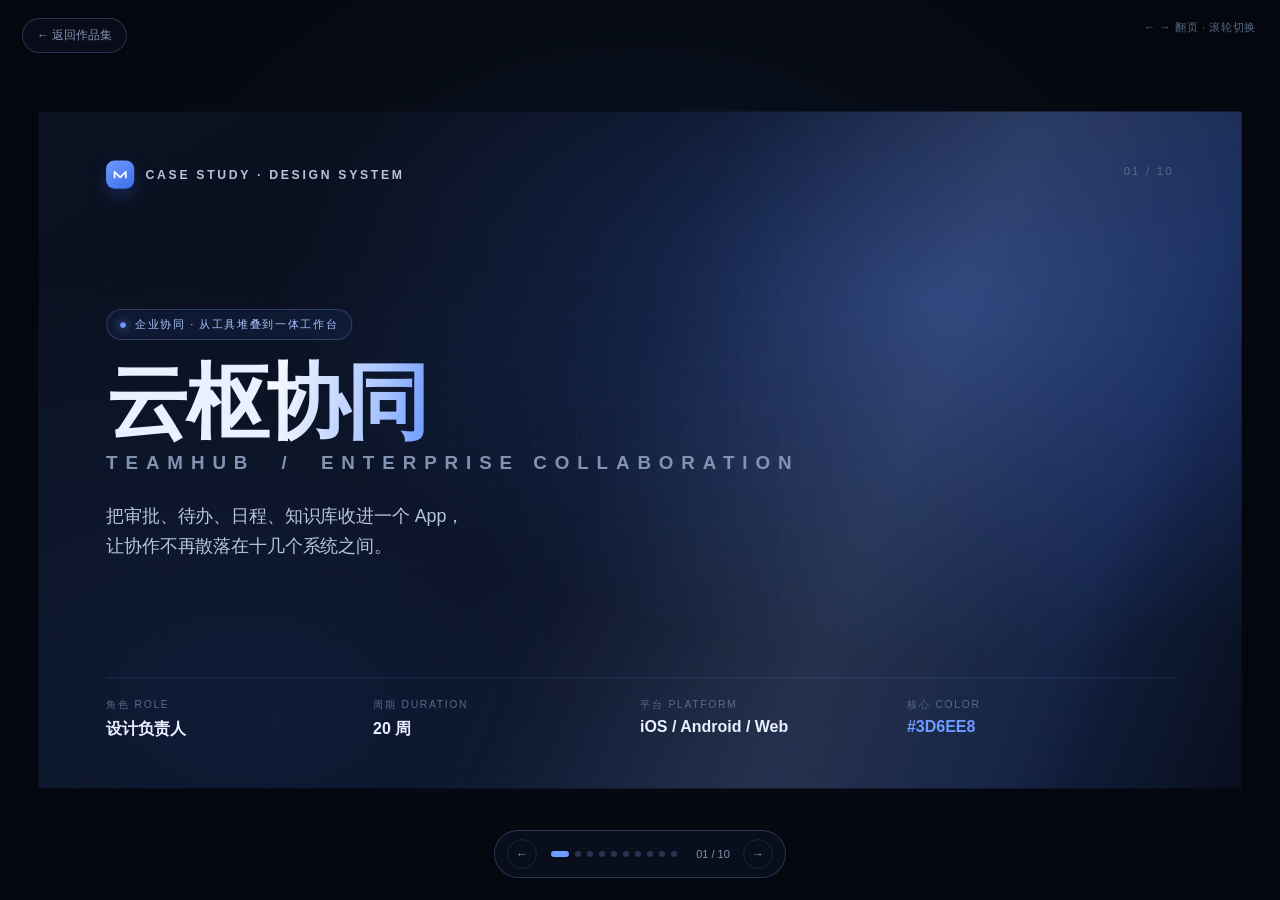
<file: case-teamhub.html>
<!DOCTYPE html>
<html lang="zh-CN">
<head>
<meta charset="UTF-8">
<meta name="viewport" content="width=device-width,initial-scale=1">
<title>云枢协同 · 设计案例</title>
<style>
:root{
  --bg:#070b14; --bg2:#0a1020; --panel:#0d1424; --panel2:#111a2e;
  --brand:#3d6ee8; --brand2:#6d9bff; --brand3:#a9c4ff;
  --ink:#eaf0ff; --ink2:#b7c4dd; --muted:#8292b1; --dim:#5b6a87;
  --line:rgba(122,152,220,.16); --line2:rgba(122,152,220,.28);
  --red:#e5484d; --green:#30a46c; --amber:#e2a33a;
  --font:"PingFang SC","Microsoft YaHei","Source Han Sans CN",-apple-system,BlinkMacSystemFont,"Segoe UI",sans-serif;
}
*{margin:0;padding:0;box-sizing:border-box}
html,body{height:100%;overflow:hidden;background:#03060c;color:var(--ink);font-family:var(--font);-webkit-font-smoothing:antialiased}

/* ===== 舞台与缩放 ===== */
#stage{position:fixed;inset:0;display:grid;place-items:center;
  background:radial-gradient(ellipse at 50% 40%,#0b1526 0%,#04070d 70%)}
#deck{position:relative;width:1280px;height:720px;transform-origin:center center;flex:none}
.slide{position:absolute;inset:0;width:1280px;height:720px;overflow:hidden;opacity:0;visibility:hidden;
  transition:opacity .45s ease;background:linear-gradient(150deg,var(--bg2),var(--bg) 60%);}
.slide.active{opacity:1;visibility:visible}
.slide::before{content:"";position:absolute;inset:0;pointer-events:none;
  background-image:linear-gradient(rgba(130,160,225,.045) 1px,transparent 1px),linear-gradient(90deg,rgba(130,160,225,.045) 1px,transparent 1px);
  background-size:44px 44px;mask-image:radial-gradient(ellipse at 50% 45%,#000,transparent 78%)}
.pad{position:absolute;inset:0;padding:56px 72px}
.eyebrow{font-size:12px;letter-spacing:.24em;color:var(--brand2);font-weight:700;text-transform:uppercase}
.slide-no{position:absolute;top:56px;right:72px;font-size:12px;letter-spacing:.2em;color:var(--dim)}
h2.stitle{font-size:34px;line-height:1.2;font-weight:800;letter-spacing:-.01em;margin:12px 0 6px}
.stitle em{font-style:normal;color:var(--muted);font-weight:600;font-size:15px;letter-spacing:.14em;margin-left:14px}
.rule{height:2px;width:56px;background:linear-gradient(90deg,var(--brand),transparent);margin:18px 0 0}

/* ===== 1 封面 ===== */
.cover{background:radial-gradient(ellipse at 74% 28%,rgba(61,110,232,.34),transparent 52%),
  radial-gradient(ellipse at 20% 90%,rgba(61,110,232,.16),transparent 55%),linear-gradient(150deg,#0b1222,#060a13 65%)}
.cover .band{position:absolute;top:-20%;right:-12%;width:70%;height:150%;transform:rotate(22deg);
  background:linear-gradient(90deg,transparent,rgba(109,155,255,.10) 40%,rgba(61,110,232,.22) 68%,transparent);filter:blur(2px)}
.cover .band.b2{right:6%;width:46%;transform:rotate(22deg);background:linear-gradient(90deg,transparent,rgba(169,196,255,.12),transparent)}
.cover-mark{position:absolute;top:52px;left:72px;display:flex;align-items:center;gap:12px}
.cover-mark .lg{width:30px;height:30px;border-radius:9px;background:linear-gradient(145deg,var(--brand2),var(--brand));
  display:grid;place-items:center;box-shadow:0 8px 24px -8px var(--brand)}
.cover-mark .lg svg{width:18px;height:18px}
.cover-mark span{font-size:13px;letter-spacing:.22em;color:var(--ink2);font-weight:600}
.cover-main{position:absolute;left:72px;top:210px}
.cover-main .kick{display:inline-flex;align-items:center;gap:10px;padding:7px 14px;border:1px solid var(--line2);
  border-radius:99px;font-size:12px;letter-spacing:.12em;color:var(--brand3);background:rgba(61,110,232,.08)}
.cover-main .kick i{width:6px;height:6px;border-radius:50%;background:var(--brand2);box-shadow:0 0 10px var(--brand2)}
.cover-main h1{font-size:88px;line-height:1.03;font-weight:900;letter-spacing:-.035em;margin:22px 0 4px}
.cover-main h1 b{background:linear-gradient(100deg,#fff,var(--brand3) 70%,var(--brand2));-webkit-background-clip:text;background-clip:text;color:transparent}
.cover-main .en{font-size:20px;letter-spacing:.42em;color:var(--muted);font-weight:600;margin-top:6px}
.cover-main .slogan{font-size:19px;color:var(--ink2);margin-top:30px;line-height:1.7;max-width:640px}
.cover-foot{position:absolute;left:72px;right:72px;bottom:52px;display:flex;gap:0;border-top:1px solid var(--line);padding-top:20px}
.cover-foot .cell{flex:1}
.cover-foot .cell span{display:block;font-size:11px;letter-spacing:.16em;color:var(--dim);margin-bottom:7px}
.cover-foot .cell b{font-size:17px;font-weight:700;color:var(--ink)}
.cover-foot .cell b.i{font-style:normal;color:var(--brand2)}

/* ===== 2 概览 ===== */
.ov-grid{display:grid;grid-template-columns:1.05fr .95fr;gap:56px;margin-top:34px}
.ov-lead{font-size:17px;line-height:1.95;color:var(--ink2)}
.ov-lead strong{color:var(--ink);font-weight:700}
.ov-stats{display:grid;grid-template-columns:1fr 1fr;gap:14px}
.ov-card{background:linear-gradient(150deg,var(--panel2),var(--panel));border:1px solid var(--line);border-radius:14px;padding:20px 22px;position:relative;overflow:hidden}
.ov-card::after{content:"";position:absolute;top:0;left:0;width:3px;height:100%;background:linear-gradient(var(--brand2),transparent)}
.ov-card .n{font-size:34px;font-weight:900;letter-spacing:-.02em;color:#fff}
.ov-card .n small{font-size:15px;color:var(--brand3);font-weight:700;margin-left:3px}
.ov-card .l{font-size:12px;color:var(--muted);margin-top:6px;letter-spacing:.04em}
.kw-row{position:absolute;left:72px;right:72px;bottom:52px;display:flex;gap:10px;flex-wrap:wrap}
.kw{padding:8px 15px;border:1px solid var(--line);border-radius:99px;font-size:12px;color:var(--ink2);background:rgba(255,255,255,.02)}
.kw b{color:var(--brand2);font-weight:700;margin-right:6px}

/* ===== 3 信息架构 ===== */
.ia-wrap{position:relative;height:470px;margin-top:22px}
.ia-hub{position:absolute;left:50%;top:50%;transform:translate(-50%,-50%);width:190px;height:190px;border-radius:50%;
  background:radial-gradient(circle at 40% 30%,var(--brand2),var(--brand) 60%,#2547a8);
  display:grid;place-items:center;text-align:center;box-shadow:0 0 0 12px rgba(61,110,232,.08),0 0 70px -10px var(--brand)}
.ia-hub b{display:block;font-size:22px;font-weight:800}.ia-hub span{display:block;font-size:11px;letter-spacing:.18em;color:rgba(255,255,255,.75);margin-top:6px}
.ia-node{position:absolute;width:130px;padding:13px 10px;background:var(--panel2);border:1px solid var(--line2);border-radius:12px;text-align:center}
.ia-node b{display:block;font-size:14px;font-weight:700}.ia-node span{font-size:10px;color:var(--muted);letter-spacing:.08em}
.ia-node i{display:block;font-style:normal;font-size:19px;color:var(--brand2);margin-bottom:5px}
.ia-svg{position:absolute;inset:0;width:100%;height:100%;pointer-events:none}
.ia-svg line{stroke:rgba(109,155,255,.32);stroke-width:1.5;stroke-dasharray:5 5}

/* ===== 4 工作台 16:9 ===== */
.app{position:absolute;left:72px;right:72px;top:150px;height:500px;padding-top:30px;border-radius:14px;overflow:hidden;
  background:#0b1120;border:1px solid var(--line2);display:flex;box-shadow:0 30px 70px -30px #000}
/* PC 端样机窗口栏：macOS 交通灯 + 页面标题，呼应参考站的桌面端呈现 */
.app::before{content:"云枢协同 · 工作台";position:absolute;top:0;left:0;right:0;height:30px;z-index:6;
  display:flex;align-items:center;padding-left:78px;font-size:11px;letter-spacing:.06em;color:rgba(220,232,255,.55);
  background:radial-gradient(circle 5px at 20px 15px,#ff5f57 98%,transparent 100%),
             radial-gradient(circle 5px at 38px 15px,#febc2e 98%,transparent 100%),
             radial-gradient(circle 5px at 56px 15px,#28c840 98%,transparent 100%),
             linear-gradient(180deg,#1c2433,#141b28);
  border-bottom:1px solid rgba(255,255,255,.07);pointer-events:none}
.app-side{width:190px;flex:none;background:linear-gradient(180deg,#0e1830,#0a1122);border-right:1px solid var(--line);padding:18px 12px}
.app-logo{display:flex;align-items:center;gap:8px;padding:0 8px 18px;font-size:14px;font-weight:800;color:#fff}
.app-logo i{width:22px;height:22px;border-radius:7px;background:linear-gradient(145deg,var(--brand2),var(--brand));display:grid;place-items:center;font-style:normal;font-size:12px}
.nav{font-size:12px;color:var(--muted);padding:10px 12px;border-radius:8px;display:flex;align-items:center;gap:10px;margin-bottom:3px}
.nav i{font-style:normal;width:16px;text-align:center;font-size:13px;opacity:.8}
.nav.on{background:rgba(61,110,232,.18);color:#fff;font-weight:700}
.nav.on i{color:var(--brand2)}
.nav em{margin-left:auto;font-style:normal;font-size:10px;background:var(--red);color:#fff;border-radius:9px;padding:1px 6px}
.app-main{flex:1;display:flex;flex-direction:column;min-width:0}
.app-top{height:52px;border-bottom:1px solid var(--line);display:flex;align-items:center;gap:16px;padding:0 20px}
.crumb{font-size:12px;color:var(--muted)}.crumb b{color:var(--ink)}
.app-search{margin-left:auto;width:220px;height:30px;border:1px solid var(--line);border-radius:8px;display:flex;align-items:center;gap:8px;padding:0 12px;font-size:11px;color:var(--dim)}
.ava{width:28px;height:28px;border-radius:50%;background:linear-gradient(145deg,var(--brand2),var(--brand));display:grid;place-items:center;font-size:12px;font-weight:700}
.app-body{flex:1;padding:20px;display:grid;grid-template-columns:1.5fr 1fr;gap:18px;overflow:hidden}
.hello{font-size:18px;font-weight:800;margin-bottom:2px}.hello span{font-size:11px;color:var(--muted);font-weight:500;margin-left:10px}
.mini-stats{display:grid;grid-template-columns:repeat(3,1fr);gap:12px;margin:16px 0}
.ms{background:var(--panel);border:1px solid var(--line);border-radius:10px;padding:12px 14px}
.ms .n{font-size:24px;font-weight:900;color:#fff}.ms .n.b{color:var(--brand2)}
.ms .l{font-size:10px;color:var(--muted);margin-top:3px}
.panel-t{font-size:13px;font-weight:700;margin-bottom:12px;display:flex;align-items:center;gap:8px}
.panel-t::before{content:"";width:3px;height:13px;border-radius:2px;background:var(--brand2)}
.panel-t em{font-style:normal;font-size:10px;color:var(--dim);font-weight:500;margin-left:auto}
.task{display:flex;align-items:center;gap:10px;padding:9px 12px;background:var(--panel);border:1px solid var(--line);border-radius:8px;margin-bottom:8px;font-size:11px}
.task .dot{width:7px;height:7px;border-radius:50%;flex:none}
.task .tt{color:var(--ink2);flex:1;white-space:nowrap;overflow:hidden;text-overflow:ellipsis}
.tag{font-size:9px;padding:2px 7px;border-radius:5px;font-weight:700}
.tag.b{background:rgba(61,110,232,.2);color:var(--brand3)}
.tag.r{background:rgba(229,72,77,.18);color:#ff8b8f}
.tag.g{background:rgba(48,164,108,.18);color:#5fd39b}
.chart{display:flex;align-items:flex-end;gap:9px;height:96px;padding:6px 4px 0}
.chart i{flex:1;background:linear-gradient(180deg,var(--brand2),rgba(61,110,232,.2));border-radius:3px 3px 0 0;display:block}
.chart-lbl{display:flex;gap:9px;padding:6px 4px 0}.chart-lbl span{flex:1;text-align:center;font-size:9px;color:var(--dim)}

/* ===== 5 移动端 ===== */
.phones3{position:absolute;left:0;right:0;top:158px;display:flex;justify-content:center;align-items:flex-start;gap:46px}
.dev{width:216px;height:438px;border-radius:30px;padding:9px;background:linear-gradient(150deg,#3a465c,#111827 60%);
  box-shadow:0 30px 60px -22px #000,inset 0 1px 0 rgba(255,255,255,.18);position:relative}
.dev:nth-child(2){transform:translateY(26px)}
.dev .notch{position:absolute;top:12px;left:50%;transform:translateX(-50%);width:76px;height:21px;border-radius:12px;background:#05070a;z-index:3;box-shadow:0 0 0 1px rgba(255,255,255,.07)}
.dev .notch::after{content:"";position:absolute;right:9px;top:6px;width:9px;height:9px;border-radius:50%;background:radial-gradient(circle at 30% 30%,#2b3c5c,#05070c 72%)}
.scr{height:100%;border-radius:23px;overflow:hidden;background:linear-gradient(180deg,#eef3ff,#f8faff);padding:34px 13px 13px;display:flex;flex-direction:column;gap:9px}
.scr.dark{background:linear-gradient(180deg,#f2f6ff,#eaf1ff)}
.sbar{display:flex;justify-content:space-between;font-size:8px;color:#5a6d92;font-weight:700;padding:0 3px}
.s-h1{font-size:15px;font-weight:800;color:#1b2740}.s-sub{font-size:8px;color:#8494b3;margin-top:-5px}
.s-search{height:24px;border-radius:7px;background:#e2eafb;color:#9aa9c6;font-size:8px;display:flex;align-items:center;padding:0 9px}
.s-grid{display:grid;grid-template-columns:repeat(4,1fr);gap:7px;margin:2px 0}
.s-grid i{height:34px;border-radius:9px;background:#fff;box-shadow:0 2px 8px rgba(31,62,130,.07);position:relative}
.s-grid i::after{content:"";position:absolute;left:50%;top:9px;transform:translateX(-50%);width:13px;height:13px;border-radius:4px;background:linear-gradient(145deg,var(--brand2),var(--brand))}
.s-grid i:nth-child(2)::after{background:linear-gradient(145deg,#5fd39b,#30a46c)}
.s-grid i:nth-child(3)::after{background:linear-gradient(145deg,#ffc25e,var(--amber))}
.s-grid i:nth-child(4)::after{background:linear-gradient(145deg,#ff9a9e,var(--red))}
.s-sec{font-size:9px;font-weight:700;color:#28355a;margin-top:2px}
.s-card{height:40px;border-radius:8px;background:#fff;border:1px solid #e6ecfa;box-shadow:0 2px 8px rgba(31,62,130,.05);padding:7px;display:flex;flex-direction:column;gap:4px}
.s-card.hi{border-color:#b9cdfb;background:linear-gradient(120deg,#eef3ff,#fff)}
.s-line{height:6px;border-radius:3px;background:#dbe4f7}.s-line.s{width:60%}.s-line.b{background:linear-gradient(90deg,var(--brand2),#c9d9ff)}
.s-tab{margin-top:auto;height:30px;border-radius:9px;background:#e9effc;display:flex;align-items:center;justify-content:space-around}
.s-tab i{width:9px;height:9px;border-radius:3px;background:#aebfe0}.s-tab i:first-child{background:var(--brand)}
.dev-cap{position:absolute;bottom:-30px;left:0;right:0;text-align:center;font-size:11px;color:var(--muted)}

/* ===== 6 色彩规范 ===== */
.swatches{display:grid;grid-template-columns:repeat(5,1fr);gap:12px;margin-top:26px}
.sw{border-radius:12px;overflow:hidden;border:1px solid var(--line)}
.sw .c{height:92px}.sw .m{padding:9px 10px;background:var(--panel)}
.sw .m b{display:block;font-size:11px;color:var(--ink)}.sw .m span{font-size:10px;color:var(--dim);font-family:monospace}
.sem-row{display:flex;gap:14px;margin-top:26px}
.sem{flex:1;border:1px solid var(--line);border-radius:12px;padding:16px;background:var(--panel)}
.sem .top{display:flex;align-items:center;gap:10px}.sem .chip{width:30px;height:30px;border-radius:8px}
.sem b{font-size:13px}.sem span{display:block;font-size:10px;color:var(--dim);font-family:monospace;margin-top:2px}
.sem p{font-size:11px;color:var(--muted);margin-top:10px;line-height:1.6}
.neutral{display:flex;gap:6px;margin-top:26px}
.neutral i{flex:1;height:52px;border-radius:8px;border:1px solid var(--line);position:relative}
.neutral i span{position:absolute;bottom:-19px;left:0;right:0;text-align:center;font-size:9px;color:var(--dim);font-family:monospace}

/* ===== 7 字体与组件 ===== */
.type-comp{display:grid;grid-template-columns:1fr 1fr;gap:46px;margin-top:26px}
.ty-row{display:flex;align-items:baseline;gap:16px;border-bottom:1px solid var(--line);padding:10px 0}
.ty-row .sz{width:66px;flex:none;font-size:10px;color:var(--dim);font-family:monospace}
.ty-row .tx{font-weight:700;color:var(--ink)}.ty-row .ds{font-size:10px;color:var(--muted);margin-left:auto}
.comp-grid{display:grid;grid-template-columns:1fr 1fr;gap:12px}
.comp{border:1px solid var(--line);border-radius:11px;padding:14px;background:var(--panel);min-height:78px}
.comp .cl{font-size:10px;color:var(--dim);margin-bottom:11px;letter-spacing:.08em}
.btn{padding:7px 14px;border-radius:7px;font-size:11px;font-weight:700;display:inline-block;margin-right:7px}
.btn.p{background:linear-gradient(145deg,var(--brand2),var(--brand));color:#fff}
.btn.s{background:rgba(61,110,232,.16);color:var(--brand3);border:1px solid var(--line2)}
.btn.g{border:1px solid var(--line2);color:var(--ink2)}
.inp{height:28px;border:1px solid var(--line2);border-radius:7px;font-size:10px;color:var(--dim);display:flex;align-items:center;padding:0 10px}
.tags2{display:flex;gap:6px;flex-wrap:wrap}

/* ===== 8 成果 ===== */
.impact{display:grid;grid-template-columns:repeat(3,1fr);gap:20px;margin-top:40px}
.big{background:linear-gradient(150deg,var(--panel2),var(--panel));border:1px solid var(--line2);border-radius:16px;padding:30px;position:relative;overflow:hidden}
.big::before{content:"";position:absolute;top:-40%;right:-20%;width:70%;height:140%;background:radial-gradient(ellipse,rgba(61,110,232,.25),transparent 65%)}
.big .n{font-size:56px;font-weight:900;letter-spacing:-.03em;color:#fff;line-height:1}
.big .n em{font-style:normal;font-size:22px;color:var(--brand3)}
.big .l{font-size:13px;color:var(--ink2);margin-top:12px;font-weight:600}
.big .d{font-size:11px;color:var(--muted);margin-top:6px;line-height:1.6}
.endnote{position:absolute;left:72px;right:72px;bottom:56px;border-top:1px solid var(--line);padding-top:20px;
  display:flex;justify-content:space-between;align-items:flex-end}
.endnote p{font-size:15px;color:var(--ink2);max-width:620px;line-height:1.7}
.endnote p b{color:var(--brand2)}
.endnote .sg{font-size:12px;color:var(--dim);letter-spacing:.14em;text-align:right}

/* ===== 导航 ===== */
#nav{position:fixed;bottom:22px;left:50%;transform:translateX(-50%);display:flex;align-items:center;gap:8px;
  background:rgba(10,16,32,.82);backdrop-filter:blur(14px);border:1px solid var(--line2);border-radius:99px;padding:8px 12px;z-index:50}
#nav button{width:30px;height:30px;border-radius:50%;border:1px solid var(--line);background:transparent;color:var(--muted);
  font-size:12px;cursor:pointer;display:grid;place-items:center;transition:.2s}
#nav button:hover{color:#fff;border-color:var(--brand2)}
#nav .dots{display:flex;gap:6px;margin:0 6px}
#nav .dots i{width:6px;height:6px;border-radius:50%;background:var(--line2);cursor:pointer;transition:.2s}
#nav .dots i.on{background:var(--brand2);width:18px;border-radius:99px}
#nav .cnt{font-size:11px;color:var(--muted);font-variant-numeric:tabular-nums;min-width:44px;text-align:center}
#hint{position:fixed;top:20px;right:24px;font-size:11px;color:var(--dim);letter-spacing:.06em;z-index:50}
.back{position:fixed;top:18px;left:22px;z-index:50;color:var(--muted);font-size:12px;text-decoration:none;border:1px solid var(--line2);
  padding:8px 14px;border-radius:99px;background:rgba(10,16,32,.7);transition:.2s}
.back:hover{color:#fff;border-color:var(--brand2)}

/* ===== 文字标注 ===== */
.anno-layer{position:absolute;inset:0;pointer-events:none;z-index:40}
.anno{position:absolute;display:flex;align-items:center;gap:0;width:max-content}
.anno .pin{width:11px;height:11px;border-radius:50%;flex:none;background:var(--mint);box-shadow:0 0 0 4px rgba(92,242,208,.15),0 0 16px var(--mint);position:relative;z-index:2}
.anno .pin::after{content:"";position:absolute;inset:-10px;border:1px solid rgba(92,242,208,.4);border-radius:50%;animation:pulseRing 2.6s ease-out infinite}
.anno .al{height:1px;width:var(--lw,34px);flex:none;background:linear-gradient(90deg,var(--mint),rgba(92,242,208,.3))}
.anno .ac{background:rgba(8,16,28,.94);border:1px solid var(--line2);border-radius:8px;padding:8px 12px;backdrop-filter:blur(8px);box-shadow:0 12px 34px -16px #000}
.anno .ac b{display:block;font-size:11px;color:var(--ink);font-weight:700;white-space:nowrap}
.anno .ac span{display:block;font-size:9px;color:var(--muted);white-space:nowrap;margin-top:2px}
.anno.flip{flex-direction:row-reverse}
.anno.flip .al{background:linear-gradient(270deg,var(--mint),rgba(92,242,208,.3))}

/* ===== 动效 ===== */
@keyframes pulseRing{0%{transform:scale(.55);opacity:.9}100%{transform:scale(1.75);opacity:0}}
@keyframes fadeUp{from{opacity:0;transform:translateY(18px)}to{opacity:1;transform:none}}
@keyframes bandFlow{0%,100%{transform:rotate(22deg) translateX(-3%)}50%{transform:rotate(22deg) translateX(4%)}}
@keyframes barGrow{from{transform:scaleY(.02)}to{transform:scaleY(1)}}
@keyframes floaty{0%,100%{transform:translateY(0)}50%{transform:translateY(-7px)}}
@keyframes cueMove{0%,100%{transform:translateX(0);opacity:.5}50%{transform:translateX(6px);opacity:1}}
.slide.active .eyebrow{animation:fadeUp .5s .04s both}
.slide.active .stitle{animation:fadeUp .55s .1s both}
.slide.active .rule{animation:fadeUp .5s .18s both}
.cover.active .band{animation:bandFlow 10s ease-in-out infinite}
.cover.active .cover-main h1{animation:fadeUp .7s .16s both}
.cover.active .cover-main .en,.cover.active .cover-main .slogan{animation:fadeUp .7s .26s both}
.slide.active .app,.slide.active .phones3,.slide.active .shot-wrap,.slide.active .arch,.slide.active .swatches{animation:fadeUp .6s .24s both}
.slide.active .anno{animation:fadeUp .5s .66s both}
.slide.active .big{animation:fadeUp .55s both}
.slide.active .big:nth-child(2){animation-delay:.09s}
.slide.active .big:nth-child(3){animation-delay:.18s}
.app .chart i{transform-origin:bottom;animation:barGrow .7s .55s both}
.app .chart i:nth-child(2n){animation-delay:.65s}
.phones3 .dev:nth-child(2){animation:floaty 5.2s ease-in-out infinite}

/* ===== 最后一屏：滚动长卷 ===== */
.reel{position:absolute;inset:0;overflow-y:auto;overflow-x:hidden;scroll-behavior:smooth;scrollbar-width:thin;scrollbar-color:rgba(92,242,208,.4) transparent}
.reel::-webkit-scrollbar{width:6px}
.reel::-webkit-scrollbar-thumb{background:rgba(92,242,208,.32);border-radius:8px}
.reel-panel{width:1280px;min-height:720px;padding:56px 72px;position:relative;border-bottom:1px solid var(--line)}
.reel-panel:last-child{border-bottom:0}
.reel-cue{position:absolute;right:72px;bottom:30px;display:flex;align-items:center;gap:9px;font-size:10px;letter-spacing:.12em;color:var(--muted)}
.reel-cue i{display:block;width:24px;height:1px;background:var(--mint);animation:cueMove 1.6s ease-in-out infinite}
.reel-prog{position:absolute;left:0;top:0;height:2px;width:0;background:linear-gradient(90deg,var(--brand),var(--mint));z-index:5;transition:width .1s}
.mod-grid{display:grid;grid-template-columns:repeat(3,1fr);gap:16px;margin-top:32px}
.mod-card{border:1px solid var(--line2);border-radius:14px;padding:22px;background:linear-gradient(155deg,rgba(61,110,232,.1),rgba(13,20,36,.7));min-height:250px}
.mod-card .mt{font-size:10px;letter-spacing:.18em;color:var(--mint);font-weight:700}
.mod-card h4{font-size:20px;margin:10px 0 14px}
.mod-card ul{list-style:none;display:flex;flex-direction:column;gap:8px}
.mod-card li{font-size:11px;color:var(--ink2);padding-left:16px;position:relative;line-height:1.5}
.mod-card li::before{content:"";position:absolute;left:0;top:7px;width:5px;height:5px;border-radius:1px;background:var(--brand2)}
.reel-end{margin-top:40px;border-top:1px solid var(--line);padding-top:26px;display:flex;gap:40px;align-items:flex-end}


/* ===== 附录：设计目标 OKR · 深色十字四象限架构图（备用方法论） ===== */
.okr{position:absolute;inset:0;padding:42px 60px 30px;overflow:hidden;isolation:isolate;
  background:
    linear-gradient(116deg,transparent 4%,rgba(61,110,232,.18) 24%,rgba(92,242,208,.09) 46%,rgba(139,108,255,.16) 70%,transparent 92%),
    radial-gradient(760px 420px at 8% 0%,rgba(61,110,232,.22),transparent 66%),
    radial-gradient(680px 440px at 96% 96%,rgba(37,214,232,.13),transparent 68%),
    radial-gradient(560px 380px at 50% 52%,rgba(139,108,255,.14),transparent 74%),
    #060b17;
  color:#e6effd;border-top:0}
.okr-rule{position:absolute;left:0;right:0;top:0;height:3px;z-index:3;pointer-events:none;
  background:linear-gradient(90deg,transparent,#3d6ee8 10%,#6d9bff 30%,#5cf2d0 52%,#9a6cff 78%,transparent);opacity:.9}
.okr::before{content:"";position:absolute;inset:0;z-index:0;pointer-events:none;
  background-image:linear-gradient(rgba(141,192,255,.075) 1px,transparent 1px),
                   linear-gradient(90deg,rgba(141,192,255,.075) 1px,transparent 1px);
  background-size:44px 44px;opacity:.85;
  -webkit-mask-image:radial-gradient(ellipse at 50% 46%,#000 8%,transparent 82%);
  mask-image:radial-gradient(ellipse at 50% 46%,#000 8%,transparent 82%)}
.okr::after{content:"";position:absolute;inset:0;z-index:0;pointer-events:none;
  background:repeating-linear-gradient(116deg,transparent 0 26px,rgba(141,192,255,.085) 26px 27.4px,transparent 27.4px 52px);
  -webkit-mask-image:linear-gradient(100deg,transparent 0%,#000 20%,#000 66%,transparent 92%);
  mask-image:linear-gradient(100deg,transparent 0%,#000 20%,#000 66%,transparent 92%)}
.okr>*{position:relative;z-index:1}
.okr-wm{position:absolute;right:2%;top:36%;z-index:0!important;
  font:800 200px/1 "Bricolage Grotesque","PingFang SC",sans-serif;letter-spacing:-.06em;
  color:rgba(141,192,255,.032);pointer-events:none;user-select:none}
.okr-corner{position:absolute;width:16px;height:16px;z-index:2!important;pointer-events:none;
  border-color:rgba(141,192,255,.65);border-style:solid;border-width:0}
.okr-corner.tl{left:10px;top:10px;border-top-width:2px;border-left-width:2px}
.okr-corner.tr{right:10px;top:10px;border-top-width:2px;border-right-width:2px}
.okr-corner.bl{left:10px;bottom:10px;border-bottom-width:2px;border-left-width:2px}
.okr-corner.br{right:10px;bottom:10px;border-bottom-width:2px;border-right-width:2px}
.okr-head{display:flex;justify-content:space-between;align-items:flex-start;gap:30px;
  padding-bottom:14px;border-bottom:1.5px solid rgba(141,192,255,.30)}
.okr-eyebrow{font:11px/1.4 ui-monospace,"SF Mono",Menlo,monospace;letter-spacing:.22em;color:#5cf2d0}
.okr-eyebrow i{font-style:normal;color:rgba(141,192,255,.6);margin:0 8px}
.okr-head h2{font-size:36px;font-weight:800;letter-spacing:-.02em;color:#f2f8ff;margin:10px 0 6px}
.okr-head h2 em{font:12px ui-monospace,"SF Mono",Menlo,monospace;letter-spacing:.2em;
  color:#8198ba;font-style:normal;font-weight:400;margin-left:16px;vertical-align:middle}
.okr-head p{font-size:14px;line-height:1.7;color:#a3b7d3;letter-spacing:.02em}
.okr-meta{display:flex;flex-direction:column;align-items:flex-end;gap:6px;text-align:right;flex:none;padding-top:6px}
.okr-meta span,.okr-meta em{font:10.5px/1.4 ui-monospace,"SF Mono",Menlo,monospace;
  letter-spacing:.18em;color:#7d93b5;font-style:normal}
.okr-meta b{font-size:15px;font-weight:600;color:#dceaff;letter-spacing:.04em}
.okr-grid{position:relative;display:grid;grid-template-columns:1fr 1fr;grid-template-rows:1fr 1fr;
  height:490px;border-bottom:1.5px solid rgba(141,192,255,.28)}
.okr-q{position:relative;padding:22px 34px 12px;min-width:0;overflow:hidden;
  border-right:1.5px solid rgba(141,192,255,.26)}
.okr-q.q1,.okr-q.q3{border-right-color:rgba(141,192,255,.34)}
.okr-q.q2,.okr-q.q4{border-right:0;padding-left:82px}
.okr-q.q1,.okr-q.q2{border-bottom:1.5px solid rgba(141,192,255,.32)}
.okr-q.q2{background:linear-gradient(150deg,rgba(61,110,232,.20),rgba(61,110,232,.035) 58%,transparent)}
.okr-q .okr-o{position:absolute;right:26px;bottom:8px;font:800 62px/1 "Bricolage Grotesque","PingFang SC",sans-serif;
  letter-spacing:-.05em;color:rgba(141,192,255,.09);pointer-events:none;user-select:none}
.okr-q.q1 .okr-o,.okr-q.q2 .okr-o{top:12px;bottom:auto}
.okr-q h3{font-size:29px;font-weight:700;letter-spacing:.02em;color:#f2f8ff;margin-bottom:10px}
.okr-q h3 em{font-style:normal;color:#7fb0ff}
.okr-q.q2 h3 em{color:#5cf2d0}
.okr-lead{font-size:15.5px;line-height:1.65;color:#eaf3ff;font-weight:600}
.okr-sub{font-size:13.5px;line-height:1.65;color:#a3bad7;margin-top:4px;margin-bottom:10px}
.okr-q ul{list-style:none;margin:0;padding:0;display:flex;flex-direction:column;gap:4px}
.okr-q li{display:flex;gap:10px;align-items:baseline;font-size:13.5px;line-height:1.55;color:#c8d9ef}
.okr-q li b{flex:none;font:10.5px ui-monospace,"SF Mono",Menlo,monospace;letter-spacing:.08em;
  color:#5cf2d0;font-weight:600}
.okr-cross{position:absolute;left:50%;top:50%;transform:translate(-50%,-50%);z-index:3;
  width:116px;height:116px;border:1.5px solid rgba(92,242,208,.65);border-radius:50%;
  display:flex;flex-direction:column;align-items:center;justify-content:center;gap:5px;
  background:radial-gradient(circle at 50% 38%,rgba(18,42,76,.98),rgba(6,11,23,.99) 72%);
  text-align:center;pointer-events:none}
.okr-cross::before{content:"";position:absolute;inset:-10px;border:1.5px solid rgba(141,192,255,.24);border-radius:50%}
.okr-cross span{font:9.5px ui-monospace,"SF Mono",Menlo,monospace;letter-spacing:.12em;color:#89a0c1}
.okr-cross b{font-size:17px;font-weight:700;color:#f2faff;letter-spacing:.1em}
.okr-cross i{font:11px ui-monospace,"SF Mono",Menlo,monospace;font-style:normal;color:#5cf2d0;letter-spacing:.06em}
.okr-foot{display:flex;justify-content:space-between;align-items:center;gap:24px;padding-top:12px}
.okr-nn{display:flex;align-items:baseline;gap:10px;border-left:2px solid rgba(92,242,208,.75);
  padding:3px 0 3px 15px;font-size:13px;color:#a9bdd9}
.okr-nn span{font:11px ui-monospace,"SF Mono",Menlo,monospace;color:#5cf2d0;letter-spacing:.1em}
.okr-nn b{font-size:13px;color:#cfe6ff;font-weight:600}
.okr-nn i{font-style:normal;color:#5cf2d0}
.okr-nn p{margin:0}
.okr-legend{display:flex;gap:22px;flex:none}
.okr-legend span{display:flex;align-items:center;gap:8px;font:11px ui-monospace,"SF Mono",Menlo,monospace;
  letter-spacing:.08em;color:#8198ba}
.okr-legend i{display:block;width:9px;height:9px;border:1.5px solid rgba(92,242,208,.85);border-radius:50%}
.okr-legend i.lg-line{width:18px;height:2px;border:0;border-radius:0;background:rgba(160,205,255,.8)}
.okr-legend i.lg-core{width:11px;height:11px;border-color:rgba(160,205,255,.85)}
.okr-slide.active .okr-q{animation:fadeUp .65s both}
.okr-slide.active .okr-q.q2{animation-delay:.09s}
.okr-slide.active .okr-q.q3{animation-delay:.18s}
.okr-slide.active .okr-q.q4{animation-delay:.27s}

/* ===== 附录 2：KR1 亮点 / 功能 / 交互设计注释（界面证据 + 引线标注） ===== */
.hl{position:absolute;inset:0;padding:24px 56px 14px;overflow:hidden;isolation:isolate;
  display:flex;flex-direction:column;
  background:
    linear-gradient(116deg,transparent 2%,rgba(61,110,232,.19) 22%,rgba(92,242,208,.08) 46%,rgba(139,108,255,.16) 70%,transparent 94%),
    radial-gradient(720px 410px at 4% 0%,rgba(61,110,232,.23),transparent 66%),
    radial-gradient(640px 420px at 98% 98%,rgba(37,214,232,.13),transparent 68%),
    radial-gradient(520px 360px at 52% 54%,rgba(139,108,255,.11),transparent 76%),
    #060b17;
  color:#e6effd}
.hl-rule{position:absolute;left:0;right:0;top:0;height:3px;z-index:3;pointer-events:none;
  background:linear-gradient(90deg,transparent,#3d6ee8 10%,#6d9bff 30%,#5cf2d0 52%,#9a6cff 78%,transparent);opacity:.92}
.hl::before{content:"";position:absolute;inset:0;z-index:0;pointer-events:none;
  background-image:linear-gradient(rgba(141,192,255,.075) 1px,transparent 1px),
                   linear-gradient(90deg,rgba(141,192,255,.075) 1px,transparent 1px);
  background-size:44px 44px;opacity:.85;
  -webkit-mask-image:radial-gradient(ellipse at 50% 44%,#000 8%,transparent 82%);
  mask-image:radial-gradient(ellipse at 50% 44%,#000 8%,transparent 82%)}
.hl::after{content:"";position:absolute;inset:0;z-index:0;pointer-events:none;
  background:repeating-linear-gradient(116deg,transparent 0 26px,rgba(141,192,255,.085) 26px 27.6px,transparent 27.6px 52px);
  -webkit-mask-image:linear-gradient(100deg,transparent 0%,#000 18%,#000 68%,transparent 94%);
  mask-image:linear-gradient(100deg,transparent 0%,#000 18%,#000 68%,transparent 94%)}
.hl>*{position:relative;z-index:1}
.hl-wm{position:absolute;right:2%;top:30%;z-index:0!important;
  font:800 190px/1 "Bricolage Grotesque","PingFang SC",sans-serif;letter-spacing:-.06em;
  color:rgba(141,192,255,.035);pointer-events:none;user-select:none}
.hl-corner{position:absolute;width:16px;height:16px;z-index:2!important;pointer-events:none;
  border-color:rgba(141,192,255,.65);border-style:solid;border-width:0}
.hl-corner.tl{left:10px;top:10px;border-top-width:2px;border-left-width:2px}
.hl-corner.tr{right:10px;top:10px;border-top-width:2px;border-right-width:2px}
.hl-corner.bl{left:10px;bottom:10px;border-bottom-width:2px;border-left-width:2px}
.hl-corner.br{right:10px;bottom:10px;border-bottom-width:2px;border-right-width:2px}

.hl-head{display:flex;justify-content:space-between;align-items:flex-start;gap:30px;flex:none;
  padding-bottom:8px;border-bottom:1.5px solid rgba(141,192,255,.30)}
.hl-eyebrow{font:11px/1.4 ui-monospace,"SF Mono",Menlo,monospace;letter-spacing:.2em;color:#5cf2d0}
.hl-eyebrow i{font-style:normal;color:rgba(141,192,255,.6);margin:0 8px}
.hl-head h2{font-size:30px;font-weight:800;letter-spacing:-.02em;color:#f2f8ff;margin:6px 0 0;white-space:nowrap}
.hl-tag{display:inline-block;vertical-align:middle;margin-left:14px;padding:5px 12px;border-radius:3px;
  background:linear-gradient(135deg,#3d6ee8,#2f7ff0);color:#fff;font-size:13px;font-weight:700;letter-spacing:.06em;
  box-shadow:0 6px 20px -8px rgba(61,110,232,.9)}
.hl-head p{font-size:12.5px;line-height:1.5;color:#a3b7d3;margin-top:4px}
.hl-meta{display:flex;flex-direction:column;align-items:flex-end;gap:5px;text-align:right;flex:none;padding-top:4px}
.hl-meta span,.hl-meta em{font:10.5px/1.4 ui-monospace,"SF Mono",Menlo,monospace;
  letter-spacing:.16em;color:#7d93b5;font-style:normal}
.hl-meta b{font-size:15px;font-weight:600;color:#dceaff;letter-spacing:.04em}

.hl-body{display:grid;grid-template-columns:700px 1fr;gap:28px;height:376px;flex:none;margin-top:10px}
.hl-left,.hl-right{display:flex;flex-direction:column;min-width:0;min-height:0}
.hl-cap{display:flex;align-items:baseline;gap:12px;height:20px;flex:none;
  font:10.5px ui-monospace,"SF Mono",Menlo,monospace;letter-spacing:.14em;color:#5cf2d0}
.hl-cap b{font-size:12px;color:#cfe6ff;font-weight:600;letter-spacing:.04em}
.hl-cap i{flex:1;height:1.5px;background:linear-gradient(90deg,rgba(141,192,255,.38),transparent);font-style:normal}
.hl-cap em{font-style:normal;color:#7d93b5;letter-spacing:.1em}

/* --- 界面证据台 --- */
.hl-stage{position:relative;height:356px;flex:none}
.ui-win{position:absolute;left:0;top:22px;width:660px;height:300px;z-index:2;
  border:1.5px solid rgba(141,192,255,.40);background:linear-gradient(160deg,rgba(14,26,46,.97),rgba(8,15,29,.99));
  box-shadow:0 26px 64px -32px rgba(0,0,0,.95)}
.ui-top{height:30px;border-bottom:1.5px solid rgba(141,192,255,.26);display:flex;align-items:center;gap:10px;
  padding:0 10px;font-size:9px;color:#8198ba;white-space:nowrap;overflow:hidden}
.ui-top .ui-crumb{color:#7fb0ff;font-weight:600;flex:none}
.ui-top .ui-proj{color:#7d93b5;max-width:196px;overflow:hidden;text-overflow:ellipsis;flex:none}
.ui-tabs{margin-left:auto;display:flex;gap:11px;flex:none}
.ui-tabs i{font-style:normal}
.ui-tabs i.on{color:#9dc2ff;padding-bottom:7px;border-bottom:2px solid #6d9bff;font-weight:600}
.ui-user{margin-left:4px;color:#a9bdd9;flex:none}
.ui-main{display:flex;height:268px}
.ui-side{width:128px;flex:none;border-right:1.5px solid rgba(141,192,255,.26);padding:9px 0 0;
  display:flex;flex-direction:column;gap:1px}
.ui-side b{font-size:8.5px;letter-spacing:.16em;color:#5b6a87;padding:0 12px 5px;font-weight:500}
.ui-side i{font-style:normal;font-size:10px;color:#9fb3d0;padding:4.5px 12px;display:flex;align-items:center;gap:7px}
.ui-side i::before{content:"";width:7px;height:7px;border:1.2px solid #66809f;border-radius:1px;flex:none}
.ui-side i.on{background:linear-gradient(90deg,rgba(61,110,232,.32),transparent);color:#bcd6ff;
  box-shadow:inset 2px 0 0 #6d9bff}
.ui-side i.on::before{border-color:#7fb0ff;background:rgba(109,155,255,.38)}
.ui-side em{font-style:normal;font-size:9px;color:#5cf2d0;padding:8px 12px 0;margin-top:auto;
  border-top:1px solid rgba(141,192,255,.18)}
.ui-canvas{flex:1;min-width:0;position:relative;padding:8px 12px}
.ui-subtabs{display:flex;justify-content:flex-end;gap:16px;font-size:9px;color:#7d93b5;
  border-bottom:1px solid rgba(141,192,255,.18);padding-bottom:6px}
.ui-subtabs span:first-child{color:#7fb0ff;border-bottom:2px solid #6d9bff}
.ui-empty{position:absolute;left:0;right:0;top:50px;display:flex;flex-direction:column;align-items:center;gap:12px}
.ui-empty p{font-size:10px;color:#8198ba;letter-spacing:.12em}
.ui-cards{display:flex;gap:12px}
.ui-card{width:118px;height:76px;border:1.5px dashed rgba(141,192,255,.46);
  background:linear-gradient(160deg,rgba(61,110,232,.14),rgba(61,110,232,.02));
  display:flex;flex-direction:column;align-items:center;justify-content:center;gap:7px}
.ui-card b{font-size:23px;font-weight:300;color:#8fbaff;line-height:1}
.ui-card span{font-size:9.5px;color:#a9bdd9;letter-spacing:.02em}

/* 左下角放大细节浮层 */
.hl-inset{position:absolute;left:6px;top:158px;width:176px;height:166px;z-index:5;
  border:1.5px solid rgba(141,192,255,.60);background:rgba(9,17,32,.98);
  box-shadow:0 18px 46px -16px rgba(0,0,0,.96);display:flex}
.hl-inset .ins-side{flex:1;display:flex;flex-direction:column;gap:2px;padding:8px 6px 0 10px;min-width:0}
.hl-inset .ins-side i{font-style:normal;font-size:9.5px;color:#9fb3d0;display:flex;align-items:center;gap:6px;padding:2.5px 0}
.hl-inset .ins-side i::before{content:"";width:6px;height:6px;border:1.2px solid #66809f;border-radius:1px;flex:none}
.hl-inset .ins-side i.on{color:#bcd6ff;background:rgba(61,110,232,.24)}
.hl-inset .ins-icons{width:30px;flex:none;border-left:1.5px solid rgba(141,192,255,.30);
  display:flex;flex-direction:column;align-items:center;gap:8px;padding-top:9px}
.hl-inset .ins-icons u{width:8px;height:8px;border:1.3px solid #6d8fb8;border-radius:1px;text-decoration:none}
.hl-inset .ins-icons u.on{border-color:#5cf2d0;background:rgba(92,242,208,.20)}
.hl-inset .ins-tag{position:absolute;top:-1px;right:-1px;background:linear-gradient(135deg,#3d6ee8,#2f7ff0);
  color:#fff;font-size:9px;padding:4px 8px;letter-spacing:.06em}

/* 引线 / 锚点 / 就近注释 */
.hl-svg{position:absolute;left:0;top:0;width:700px;height:356px;z-index:6;pointer-events:none;overflow:visible}
.hl-ap{fill:none;stroke:#ff5b52;stroke-width:3.6;stroke-linecap:round;
  filter:drop-shadow(0 0 7px rgba(255,91,82,.42))}
.hl-lead{fill:none;stroke:rgba(160,205,255,.82);stroke-width:1.6;stroke-linecap:round}
.hl-anchor{fill:#081225;stroke:#8fbaff;stroke-width:2.2}
.hl-callout{position:absolute;z-index:7;pointer-events:none}
.hl-callout::before{content:"";position:absolute;inset:-14px -16px;z-index:-1;pointer-events:none;
  background:radial-gradient(ellipse at 50% 50%,rgba(4,9,19,.94) 0%,rgba(4,9,19,.76) 52%,transparent 80%)}
.hl-callout>*{position:relative;z-index:1}
.hl-callout b{display:block;font-size:17px;font-weight:700;color:#f6faff;letter-spacing:.02em;
  text-shadow:0 2px 14px rgba(3,8,18,.98),0 0 22px rgba(3,8,18,.95)}
.hl-callout span{display:block;font-size:11.5px;color:#a9bdd9;margin-top:5px;
  text-shadow:0 2px 12px rgba(3,8,18,.98)}
.hl-callout u{display:inline-block;text-decoration:none;font:9.5px ui-monospace,"SF Mono",Menlo,monospace;
  letter-spacing:.12em;color:#5cf2d0;border:1.5px solid rgba(92,242,208,.55);padding:2px 6px;margin-bottom:7px}
.hl-callout.c1{left:424px;top:204px;width:230px}
.hl-callout.c2{left:190px;top:246px;width:222px}

/* --- 右栏：KR1 与双形态对比 --- */
.hl-kr{position:relative;flex:none;padding-top:2px}
.hl-krno{display:inline-block;background:linear-gradient(135deg,#3d6ee8,#2f7ff0);color:#fff;
  font:700 12px ui-monospace,"SF Mono",Menlo,monospace;letter-spacing:.1em;padding:4px 10px;border-radius:3px;
  box-shadow:0 6px 20px -8px rgba(61,110,232,.9)}
.hl-kr p{font-size:16.5px;line-height:1.6;color:#eaf3ff;font-weight:600;margin-top:10px;max-width:400px}
.hl-kr p mark{background:none;color:#8fbaff;border-bottom:2px solid rgba(109,155,255,.65)}
.hl-krsvg{position:absolute;left:0;top:0;width:430px;height:100px;z-index:3;pointer-events:none;overflow:visible}
.hl-panels{display:flex;flex-direction:column;gap:10px;margin-top:14px;flex:none}
.hl-panel{height:97px;position:relative;border:1.5px solid rgba(141,192,255,.34);overflow:hidden;
  background:rgba(9,17,32,.76)}
.hl-panel .pn-top{height:12px;border-bottom:1px solid rgba(141,192,255,.24);background:rgba(141,192,255,.055)}
.hl-panel .pn-name{position:absolute;left:0;right:0;top:36%;text-align:center;font-size:14px;
  letter-spacing:.3em;color:rgba(170,198,235,.46);font-weight:600}
.hl-panel .pn-side{position:absolute;left:0;top:12px;bottom:0;width:38px}
.hl-panel.p-front{background:linear-gradient(160deg,rgba(61,110,232,.18),rgba(9,17,32,.8) 72%)}
.hl-panel.p-front .pn-side{background:linear-gradient(180deg,#3d6ee8,#2b58c4)}
.hl-panel.p-manage .pn-side{border-right:1.5px solid rgba(141,192,255,.30);background:rgba(141,192,255,.045)}
.hl-panel.p-manage .pn-rows{position:absolute;left:38px;top:12px;right:0;bottom:0;
  background:repeating-linear-gradient(0deg,transparent 0 10px,rgba(141,192,255,.11) 10px 11px)}
.hl-vsvg{width:430px;height:32px;flex:none;margin-top:2px;overflow:visible;pointer-events:none}
.hl-concl{font-size:13.5px;line-height:1.8;color:#c8d9ef;flex:none}
.hl-concl b{color:#8fbaff;font-weight:700;border-bottom:2px solid rgba(109,155,255,.6)}

/* --- 底部：4 条分类注释索引 --- */
.hl-notes{display:grid;grid-template-columns:repeat(4,1fr);flex:none;margin-top:10px;
  border-top:1.5px solid rgba(141,192,255,.32);border-bottom:1.5px solid rgba(141,192,255,.20);
  padding:8px 0 6px}
.hl-note{padding:0 15px;border-right:1.5px solid rgba(141,192,255,.20);min-width:0}
.hl-note:first-child{padding-left:0}
.hl-note:last-child{border-right:0}
.hl-note .hl-nn{display:block;font:10.5px ui-monospace,"SF Mono",Menlo,monospace;
  letter-spacing:.1em;color:#5cf2d0}
.hl-note .hl-nn.f{color:#8fbaff}
.hl-note b{display:block;font-size:16px;color:#f2f8ff;margin:6px 0 4px;font-weight:700}
.hl-note p{font-size:12.5px;line-height:1.6;color:#a9bdd9}
.hl-note em{display:block;font-style:normal;font-size:10.5px;line-height:1.5;color:#7fb0ff;margin-top:6px}
.hl-foot{display:flex;justify-content:space-between;align-items:center;gap:24px;margin-top:auto;padding-top:7px;flex:none}
.hl-nnbar{display:flex;align-items:flex-start;gap:9px;min-width:0;border-left:2px solid rgba(92,242,208,.75);
  padding:3px 0 3px 15px;font-size:12.5px;color:#a9bdd9}
.hl-nnbar span{font:11px ui-monospace,"SF Mono",Menlo,monospace;color:#5cf2d0;letter-spacing:.1em;
  white-space:nowrap;flex:none;padding-top:2px}
.hl-nnbar b,.hl-nnbar i{white-space:nowrap;flex:none}
.hl-nnbar p{margin:0;min-width:0;flex:1;font-size:12.5px;line-height:1.5;color:#a9bdd9}
.hl-nnbar b{color:#cfe6ff;font-weight:600}
.hl-nnbar i{font-style:normal;color:#5cf2d0}
.hl-legend{display:flex;gap:20px;flex:none}
.hl-legend span{display:flex;align-items:center;gap:7px;font:10.5px ui-monospace,"SF Mono",Menlo,monospace;
  letter-spacing:.08em;color:#8198ba}
.hl-legend i{display:block;width:10px;height:10px;border:1.5px solid rgba(92,242,208,.85);border-radius:50%}
.hl-legend i.lg-arrow{width:20px;height:3.5px;border:0;border-radius:0;background:#ff5b52}
.hl-legend i.lg-tag{width:12px;height:10px;border:0;border-radius:2px;background:#3d6ee8}
.hl-slide.active .hl-note{animation:fadeUp .6s both}
.hl-slide.active .hl-note:nth-child(2){animation-delay:.08s}
.hl-slide.active .hl-note:nth-child(3){animation-delay:.16s}
.hl-slide.active .hl-note:nth-child(4){animation-delay:.24s}
</style>
</head>
<body>
<a class="back" href="index.html">← 返回作品集</a>
<div id="hint">← → 翻页 · 滚轮切换</div>

<div id="stage">
<div id="deck">

  <!-- 1 封面 -->
  <section class="slide cover active">
    <div class="band"></div><div class="band b2"></div>
    <div class="cover-mark"><span class="lg"><svg viewBox="0 0 24 24" fill="none"><path d="M4 16V8l8 8 8-8v8" stroke="#fff" stroke-width="2.4" stroke-linecap="round" stroke-linejoin="round"/></svg></span><span>CASE STUDY · DESIGN SYSTEM</span></div>
    <div class="cover-main">
      <span class="kick"><i></i> 企业协同 · 从工具堆叠到一体工作台</span>
      <h1>云枢<b>协同</b></h1>
      <div class="en">TEAMHUB&nbsp;&nbsp;/&nbsp;&nbsp;ENTERPRISE COLLABORATION</div>
      <p class="slogan">把审批、待办、日程、知识库收进一个 App，<br>让协作不再散落在十几个系统之间。</p>
    </div>
    <div class="cover-foot">
      <div class="cell"><span>角色 ROLE</span><b>设计负责人</b></div>
      <div class="cell"><span>周期 DURATION</span><b>20 周</b></div>
      <div class="cell"><span>平台 PLATFORM</span><b>iOS / Android / Web</b></div>
      <div class="cell"><span>核心 COLOR</span><b class="i">#3D6EE8</b></div>
    </div>
    <div class="slide-no">01 / 10</div>
  </section>

  <!-- 2 概览 -->
  <section class="slide">
    <div class="pad">
      <div class="eyebrow">01 — Overview</div>
      <h2 class="stitle">项目概览<em>THE BRIEF</em></h2><div class="rule"></div>
      <div class="ov-grid">
        <div class="ov-lead">面向集团员工的一站式协同办公 App。真正的设计命题不是再加功能，而是把散落在多个系统里的高频任务，<strong>收敛成一条清晰的移动端路径</strong>，并用一套组件规范支撑长期迭代。<br><br>我们以工作台为中枢，重构了任务的优先级与呈现方式；同时沉淀色彩、字体、组件三类规范，让多业务线在同一套语言下协同演进。</div>
        <div class="ov-stats">
          <div class="ov-card"><div class="n">33<small>个</small></div><div class="l">基础组件 · 设计系统</div></div>
          <div class="ov-card"><div class="n">16→1<small></small></div><div class="l">高频入口收敛</div></div>
          <div class="ov-card"><div class="n">7<small>类</small></div><div class="l">核心业务场景</div></div>
          <div class="ov-card"><div class="n">30<small>个</small></div><div class="l">产品颜色变量</div></div>
        </div>
      </div>
    </div>
    <div class="kw-row">
      <span class="kw"><b>01</b>工作台中枢</span><span class="kw"><b>02</b>任务优先级</span>
      <span class="kw"><b>03</b>组件化</span><span class="kw"><b>04</b>一致性</span><span class="kw"><b>05</b>可扩展</span>
    </div>
    <div class="slide-no">02 / 10</div>
  </section>

  <!-- 3 信息架构 -->
  <section class="slide">
    <div class="pad">
      <div class="eyebrow">02 — Architecture</div>
      <h2 class="stitle">信息架构<em>INFORMATION ARCHITECTURE</em></h2><div class="rule"></div>
      <div class="ia-wrap">
        <svg class="ia-svg" viewBox="0 0 1136 470" preserveAspectRatio="none">
          <line x1="568" y1="235" x2="150" y2="90"/><line x1="568" y1="235" x2="150" y2="225"/>
          <line x1="568" y1="235" x2="150" y2="360"/><line x1="568" y1="235" x2="986" y2="90"/>
          <line x1="568" y1="235" x2="986" y2="225"/><line x1="568" y1="235" x2="986" y2="360"/>
        </svg>
        <div class="ia-hub"><div><b>工作台</b><span>WORKSPACE</span></div></div>
        <div class="ia-node" style="left:85px;top:52px"><i>◷</i><b>待办</b><span>今日任务</span></div>
        <div class="ia-node" style="left:85px;top:187px"><i>◉</i><b>日程</b><span>时间安排</span></div>
        <div class="ia-node" style="left:85px;top:322px"><i>✎</i><b>审批</b><span>流程处理</span></div>
        <div class="ia-node" style="right:85px;top:52px"><i>◇</i><b>消息</b><span>即时沟通</span></div>
        <div class="ia-node" style="right:85px;top:187px"><i>▤</i><b>知识库</b><span>文档沉淀</span></div>
        <div class="ia-node" style="right:85px;top:322px"><i>◎</i><b>通讯录</b><span>组织关系</span></div>
      </div>
    </div>
    <div class="slide-no">03 / 10</div>
  </section>

  <!-- 4 工作台 -->
  <section class="slide">
    <div class="pad">
      <div class="eyebrow">03 — Interface</div>
      <h2 class="stitle">工作台 · 16:9 主界面<em>WORKSPACE</em></h2><div class="rule"></div>
    </div>
    <div class="app">
      <aside class="app-side">
        <div class="app-logo"><i>◈</i> 云枢协同</div>
        <div class="nav on"><i>▦</i>工作台</div>
        <div class="nav"><i>◷</i>我的待办 <em>12</em></div>
        <div class="nav"><i>◉</i>日程</div>
        <div class="nav"><i>✎</i>审批 <em>5</em></div>
        <div class="nav"><i>◇</i>消息 <em>8</em></div>
        <div class="nav"><i>▤</i>知识库</div>
        <div class="nav"><i>◎</i>通讯录</div>
      </aside>
      <div class="app-main">
        <div class="app-top"><span class="crumb">工作台 / <b>今日概览</b></span>
          <div class="app-search">⌕&nbsp; 搜索任务、日程、同事…</div><div class="ava">O</div></div>
        <div class="app-body">
          <div>
            <div class="hello">早上好，Oscar <span>11 月 16 日 · 星期一</span></div>
            <div class="mini-stats">
              <div class="ms"><div class="n b">12</div><div class="l">待办任务</div></div>
              <div class="ms"><div class="n">5</div><div class="l">待我审批</div></div>
              <div class="ms"><div class="n">3</div><div class="l">今日日程</div></div>
            </div>
            <div class="panel-t">今日待办 <em>查看全部 →</em></div>
            <div class="task"><span class="dot" style="background:var(--red)"></span><span class="tt">差旅报销单 · 待审批</span><span class="tag r">紧急</span></div>
            <div class="task"><span class="dot" style="background:var(--brand2)"></span><span class="tt">Q4 项目周报 · 今天提交</span><span class="tag b">今天</span></div>
            <div class="task"><span class="dot" style="background:var(--green)"></span><span class="tt">客户方案评审 · 14:30</span><span class="tag g">日程</span></div>
            <div class="task"><span class="dot" style="background:var(--dim)"></span><span class="tt">知识库文档更新 · 本周</span><span class="tag">本周</span></div>
          </div>
          <div>
            <div class="panel-t">本周任务趋势 <em>近 7 天</em></div>
            <div class="chart"><i style="height:42%"></i><i style="height:66%"></i><i style="height:50%"></i><i style="height:82%"></i><i style="height:60%"></i><i style="height:94%"></i><i style="height:38%"></i></div>
            <div class="chart-lbl"><span>一</span><span>二</span><span>三</span><span>四</span><span>五</span><span>六</span><span>日</span></div>
            <div class="panel-t" style="margin-top:24px">快捷入口</div>
            <div class="task" style="justify-content:space-around;padding:14px 0">
              <span style="text-align:center;font-size:10px;color:var(--ink2)"><i style="display:block;font-style:normal;font-size:18px;color:var(--brand2)">✎</i>发起审批</span>
              <span style="text-align:center;font-size:10px;color:var(--ink2)"><i style="display:block;font-style:normal;font-size:18px;color:var(--green)">＋</i>新建日程</span>
              <span style="text-align:center;font-size:10px;color:var(--ink2)"><i style="display:block;font-style:normal;font-size:18px;color:var(--amber)">◇</i>发消息</span>
            </div>
          </div>
        </div>
      </div>
    </div>
    <div class="anno-layer">
      <div class="anno" style="left:96px;top:602px;--lw:24px"><span class="pin"></span><span class="al"></span><span class="ac"><b>全局导航 · 常驻</b><span>高频入口固定左侧，随时可达</span></span></div>
      <div class="anno" style="left:286px;top:508px;--lw:26px"><span class="pin"></span><span class="al"></span><span class="ac"><b>今日概览 · 优先级</b><span>待办 / 审批 / 日程按紧急度排序</span></span></div>
      <div class="anno" style="left:858px;top:176px;--lw:30px"><span class="pin"></span><span class="al"></span><span class="ac"><b>数据趋势 · 近 7 天</b><span>峰值一眼可见，辅助安排工作</span></span></div>
    </div>
    <div class="slide-no">04 / 10</div>
  </section>

  <!-- 5 移动端 -->
  <section class="slide">
    <div class="pad">
      <div class="eyebrow">04 — Mobile</div>
      <h2 class="stitle">移动端 · 关键场景<em>MOBILE SCREENS</em></h2><div class="rule"></div>
    </div>
    <div class="phones3">
      <div class="dev"><div class="notch"></div><div class="scr">
        <div class="sbar"><span>9:41</span><span>5G</span></div>
        <div class="s-h1">工作台</div><div class="s-sub">今天有 5 件事等你处理</div>
        <div class="s-search">⌕&nbsp; 搜索</div>
        <div class="s-grid"><i></i><i></i><i></i><i></i></div>
        <div class="s-sec">今日待办</div>
        <div class="s-card hi"><div class="s-line b"></div><div class="s-line s"></div></div>
        <div class="s-card"><div class="s-line"></div><div class="s-line s"></div></div>
        <div class="s-tab"><i></i><i></i><i></i><i></i></div>
      </div><div class="dev-cap">工作台 · 任务聚合</div></div>

      <div class="dev"><div class="notch"></div><div class="scr dark">
        <div class="sbar"><span>9:41</span><span>5G</span></div>
        <div class="s-h1">审批中心</div><div class="s-sub">待我处理 · 5</div>
        <div class="s-card hi"><div class="s-line b"></div><div class="s-line s"></div></div>
        <div class="s-card"><div class="s-line"></div><div class="s-line s"></div></div>
        <div class="s-card"><div class="s-line"></div><div class="s-line s"></div></div>
        <div class="s-card hi"><div class="s-line b"></div><div class="s-line s"></div></div>
        <div class="s-tab"><i></i><i></i><i></i><i></i></div>
      </div><div class="dev-cap">审批 · 流程处理</div></div>

      <div class="dev"><div class="notch"></div><div class="scr">
        <div class="sbar"><span>9:41</span><span>5G</span></div>
        <div class="s-h1">日程</div><div class="s-sub">11 月 16 日 · 星期一</div>
        <div class="s-card hi"><div class="s-line b"></div><div class="s-line s"></div></div>
        <div class="s-card"><div class="s-line"></div><div class="s-line s"></div></div>
        <div class="s-sec">接下来</div>
        <div class="s-card"><div class="s-line"></div><div class="s-line s"></div></div>
        <div class="s-card"><div class="s-line"></div><div class="s-line s"></div></div>
        <div class="s-tab"><i></i><i></i><i></i><i></i></div>
      </div><div class="dev-cap">日程 · 时间安排</div></div>
    </div>
    <div class="anno-layer">
      <div class="anno" style="left:216px;top:624px;--lw:20px"><span class="pin"></span><span class="al"></span><span class="ac"><b>工作台 · 任务聚合</b><span>今天 5 件事，打开即知</span></span></div>
      <div class="anno" style="left:636px;top:150px;--lw:24px"><span class="pin"></span><span class="al"></span><span class="ac"><b>审批中心 · 快速处理</b><span>待我审批一键通过 / 驳回</span></span></div>
      <div class="anno" style="left:872px;top:624px;--lw:20px"><span class="pin"></span><span class="al"></span><span class="ac"><b>日程视图 · 按周排布</b><span>冲突时段高亮提醒</span></span></div>
    </div>
    <div class="slide-no">05 / 10</div>
  </section>

  <!-- 6 色彩规范 -->
  <section class="slide">
    <div class="pad">
      <div class="eyebrow">05 — Design System · Color</div>
      <h2 class="stitle">色彩系统<em>COLOR SYSTEM</em></h2><div class="rule"></div>
      <div class="swatches">
        <div class="sw"><div class="c" style="background:#a9c4ff"></div><div class="m"><b>Brand-300</b><span>#A9C4FF</span></div></div>
        <div class="sw"><div class="c" style="background:#6d9bff"></div><div class="m"><b>Brand-400</b><span>#6D9BFF</span></div></div>
        <div class="sw"><div class="c" style="background:#3d6ee8"></div><div class="m"><b>Brand-500 · 主色</b><span>#3D6EE8</span></div></div>
        <div class="sw"><div class="c" style="background:#2a54c4"></div><div class="m"><b>Brand-600</b><span>#2A54C4</span></div></div>
        <div class="sw"><div class="c" style="background:#1b3785"></div><div class="m"><b>Brand-700</b><span>#1B3785</span></div></div>
      </div>
      <div class="sem-row">
        <div class="sem"><div class="top"><span class="chip" style="background:#e5484d"></span><b>错误 / 危险</b></div><span>#E5484D</span><p>用于删除、驳回、失败等操作与状态提示。</p></div>
        <div class="sem"><div class="top"><span class="chip" style="background:#30a46c"></span><b>成功 / 通过</b></div><span>#30A46C</span><p>用于审批通过、同步完成、正常状态。</p></div>
        <div class="sem"><div class="top"><span class="chip" style="background:#e2a33a"></span><b>警告 / 待办</b></div><span>#E2A33A</span><p>用于临期任务、需注意的提醒信息。</p></div>
      </div>
      <div class="neutral">
        <i style="background:#0b1120"><span>900</span></i><i style="background:#131c2e"><span>800</span></i>
        <i style="background:#1d2940"><span>700</span></i><i style="background:#2d3b55"><span>600</span></i>
        <i style="background:#4a5975"><span>500</span></i><i style="background:#7c8aa4"><span>400</span></i>
        <i style="background:#b7c4dd"><span>200</span></i><i style="background:#eaf0ff"><span>50</span></i>
      </div>
    </div>
    <div class="slide-no">06 / 10</div>
  </section>

  <!-- 7 字体与组件 -->
  <section class="slide">
    <div class="pad">
      <div class="eyebrow">06 — Design System · Type & Components</div>
      <h2 class="stitle">字体与组件<em>TYPE &amp; COMPONENTS</em></h2><div class="rule"></div>
      <div class="type-comp">
        <div>
          <div class="panel-t" style="margin-bottom:6px">字阶 Typography</div>
          <div class="ty-row"><span class="sz">32 / 40</span><span class="tx" style="font-size:26px">页面主标题</span><span class="ds">H1 · Bold</span></div>
          <div class="ty-row"><span class="sz">24 / 32</span><span class="tx" style="font-size:20px">区块标题</span><span class="ds">H2 · Bold</span></div>
          <div class="ty-row"><span class="sz">18 / 26</span><span class="tx" style="font-size:16px">卡片标题</span><span class="ds">H3 · Semibold</span></div>
          <div class="ty-row"><span class="sz">14 / 22</span><span class="tx" style="font-size:13px">正文内容</span><span class="ds">Body · Regular</span></div>
          <div class="ty-row"><span class="sz">12 / 18</span><span class="tx" style="font-size:11px">辅助说明文字</span><span class="ds">Caption</span></div>
          <div style="font-size:10px;color:var(--dim);margin-top:12px;font-family:monospace">FONT · Source Han Sans CN / PingFang SC</div>
        </div>
        <div>
          <div class="panel-t" style="margin-bottom:6px">基础组件 Components</div>
          <div class="comp-grid">
            <div class="comp"><div class="cl">BUTTON</div><span class="btn p">主要按钮</span><span class="btn s">次要</span></div>
            <div class="comp"><div class="cl">INPUT</div><div class="inp">请输入内容…</div></div>
            <div class="comp"><div class="cl">TAG / STATUS</div><div class="tags2"><span class="tag b">进行中</span><span class="tag r">紧急</span><span class="tag g">已完成</span></div></div>
            <div class="comp"><div class="cl">CARD</div><div class="s-card" style="background:var(--panel2);height:44px"><div class="s-line b" style="background:var(--brand2)"></div><div class="s-line s" style="background:var(--line2)"></div></div></div>
          </div>
          <div style="font-size:10px;color:var(--dim);margin-top:12px">共 33 个基础组件 · 统一圆角 8px / 间距 8pt 栅格</div>
        </div>
      </div>
    </div>
    <div class="slide-no">07 / 10</div>
  </section>

  <!-- 8 滚动长卷 · 完整交付 -->
  <section class="slide">
    <div class="reel" id="reel">
      <div class="reel-prog" id="reelProg"></div>
      <!-- panel 1 成果 -->
      <div class="reel-panel">
        <div class="eyebrow">07 — Impact</div>
        <h2 class="stitle">设计成果<em>THE OUTCOME</em></h2><div class="rule"></div>
        <div class="impact">
          <div class="big"><div class="n">33<em>个</em></div><div class="l">基础组件沉淀</div><div class="d">覆盖导航、菜单、表单、卡片、标签，多业务模块直接复用。</div></div>
          <div class="big"><div class="n">3<em>组</em></div><div class="l">核心功能域</div><div class="d">基础功能 / 设备总览 / AGV 作业，一套语言贯穿全部场景。</div></div>
          <div class="big"><div class="n">8<em>项</em></div><div class="l">设计变量</div><div class="d">主色、正文、图标、语义色系统化管理，跨端同一套规范。</div></div>
        </div>
        <div class="reel-cue">向下滚动查看完整交付 <i></i></div>
      </div>
      <!-- panel 2 真实功能组 -->
      <div class="reel-panel">
        <div class="eyebrow">08 — Full Coverage · 滚动查看</div>
        <h2 class="stitle">完整功能版图<em>FULL COVERAGE</em></h2><div class="rule"></div>
        <div class="mod-grid">
          <div class="mod-card">
            <div class="mt">01 / FOUNDATION</div>
            <h4>基础功能</h4>
            <ul>
              <li>登录 · 首页 · 我的</li>
              <li>消息中心 · 全部 / 未读 / 已读</li>
              <li>审批 · 待办处理</li>
              <li>底部导航 · 常驻四入口</li>
            </ul>
          </div>
          <div class="mod-card">
            <div class="mt">02 / OVERVIEW</div>
            <h4>设备总览功能</h4>
            <ul>
              <li>设备列表 · 状态总览</li>
              <li>接口记录 · 调用明细</li>
              <li>设备信息展示面板</li>
              <li>异常告警 · 实时提示</li>
            </ul>
          </div>
          <div class="mod-card">
            <div class="mt">03 / AGV OPERATION</div>
            <h4>AGV 作业</h4>
            <ul>
              <li>AGV 主页 · 任务调度</li>
              <li>设备信息展示面板 01 / 02</li>
              <li>申请提交 · 审批流</li>
              <li>Transfer · 转运交接</li>
            </ul>
          </div>
        </div>
        <div class="reel-cue">继续滚动查看设计规范 <i></i></div>
      </div>
      <!-- panel 3 规范 + 结语 -->
      <div class="reel-panel">
        <div class="eyebrow">09 — System & Closing</div>
        <h2 class="stitle">规范与结语<em>THE SYSTEM</em></h2><div class="rule"></div>
        <div class="swatches" style="margin-top:30px">
          <div class="sw"><div class="c" style="background:#a9c4ff"></div><div class="m">#A9C4FF</div></div>
          <div class="sw"><div class="c" style="background:#6d9bff"></div><div class="m">#6D9BFF</div></div>
          <div class="sw"><div class="c" style="background:#3d6ee8"></div><div class="m">#3D6EE8</div></div>
          <div class="sw"><div class="c" style="background:#1f4fc4"></div><div class="m">#1F4FC4</div></div>
          <div class="sw"><div class="c" style="background:#12308f"></div><div class="m">#12308F</div></div>
        </div>
        <div style="display:flex;gap:28px;margin-top:26px;align-items:center;flex-wrap:wrap">
          <span class="pill-sm" style="font-size:11px;color:var(--ink2);border:1px solid var(--line2);border-radius:8px;padding:10px 14px">字体 · 思源黑体 Source Han Sans CN</span>
          <span class="pill-sm" style="font-size:11px;color:var(--ink2);border:1px solid var(--line2);border-radius:8px;padding:10px 14px">正文 12px / Medium</span>
          <span class="pill-sm" style="font-size:11px;color:var(--ink2);border:1px solid var(--line2);border-radius:8px;padding:10px 14px">语义色 · 红 #F30027 / 绿 #39AD00</span>
          <span class="pill-sm" style="font-size:11px;color:var(--ink2);border:1px solid var(--line2);border-radius:8px;padding:10px 14px">圆角 8px · 8pt 栅格</span>
        </div>
        <div class="reel-end">
          <p style="flex:1;font-size:13px;line-height:1.9;color:var(--ink2)">好的企业移动端，不是把功能堆满屏幕，而是让每一类角色<b>打开就知道下一步做什么</b>。云枢协同把基础、设备、作业三组场景收进同一套设计语言，让复杂任务变得清晰、可复用。</p>
          <div class="sg" style="font-size:10px;letter-spacing:.18em;color:var(--dim);text-align:right;line-height:1.9">DESIGN BY OSCAR<br>2026 · 数字产品设计</div>
        </div>
      </div>
    </div>
    <div class="slide-no">08 / 10</div>
  </section>

  <!-- 9 附录：设计目标 OKR（备用方法论，深色四象限架构图） -->
  <section class="slide okr-slide">
    <div class="okr">
      <i class="okr-rule"></i><span class="okr-wm" aria-hidden="true">O/KR</span>
      <i class="okr-corner tl"></i><i class="okr-corner tr"></i>
      <i class="okr-corner bl"></i><i class="okr-corner br"></i>

      <div class="okr-head">
        <div>
          <span class="okr-eyebrow">APPENDIX <i>·</i> 备用方法论 <i>·</i> TO B PROJECT</span>
          <h2>设计目标 <em>DESIGN OBJECTIVES</em></h2>
          <p>OKR 思维拆解目标，将业务目标汇总，拆解成具体的关键结果</p>
        </div>
        <div class="okr-meta"><span>TEAMHUB / 云枢协同</span><b>4 个 O · 15 条 KR</b><em>可验收 · 可追溯</em></div>
      </div>

      <div class="okr-grid">
        <div class="okr-q q1">
          <span class="okr-o">O1</span>
          <h3>框架<em>提效</em></h3>
          <p class="okr-lead">沉浸式项目管理，提高操作专注力</p>
          <p class="okr-sub">建立业务化设计组件，系统协调统一</p>
          <ul>
            <li><b>KR1</b><span>提供沉浸式项目管理，直观区分项目管理展现形式</span></li>
            <li><b>KR2</b><span>合理利用空间，布局更合理</span></li>
            <li><b>KR3</b><span>管理看板，展示准确实时的项目实况数据</span></li>
            <li><b>KR4</b><span>建立业务化特征组件</span></li>
          </ul>
        </div>
        <div class="okr-q q2">
          <span class="okr-o">O2</span>
          <h3>简化<em>流程</em></h3>
          <p class="okr-lead">优化数据层级，缩短管理路径</p>
          <p class="okr-sub">整合数据，层级区分，各阶管理者都可快速获取/填报数据</p>
          <ul>
            <li><b>KR1</b><span>工作台增设常用功能、待办事项快捷入口</span></li>
            <li><b>KR2</b><span>增设业务管理、日常办公、信息门户场景，快速切换</span></li>
            <li><b>KR3</b><span>区分项目看板，总-多项目，分-单项目</span></li>
            <li><b>KR4</b><span>视觉降噪，高效阅读表单信息</span></li>
          </ul>
        </div>
        <div class="okr-q q3">
          <span class="okr-o">O3</span>
          <h3>降低<em>门槛</em></h3>
          <p class="okr-lead">数字业务标准化，降低使用门槛</p>
          <p class="okr-sub">统一操作规范，拆解复杂业务流程，流程可见/可预见</p>
          <ul>
            <li><b>KR1</b><span>专业表格预置标准化模板，项目、人员选择组件化</span></li>
            <li><b>KR2</b><span>复杂表单信息分区展示，分步填报</span></li>
            <li><b>KR3</b><span>搭建工作流引擎支撑业务场景</span></li>
            <li><b>KR4</b><span>增加操作指引</span></li>
          </ul>
        </div>
        <div class="okr-q q4">
          <span class="okr-o">O4</span>
          <h3>应用<em>整合</em></h3>
          <p class="okr-lead">分角色设置应用功能</p>
          <p class="okr-sub">自定义个性化，满足情感诉求</p>
          <ul>
            <li><b>KR1</b><span>后台角色权限配置</span></li>
            <li><b>KR2</b><span>前台设计角色切换入口</span></li>
            <li><b>KR3</b><span>提供管理驾驶舱自由配置功能</span></li>
          </ul>
        </div>
        <div class="okr-cross"><span>OBJECTIVE</span><b>业务目标</b><i>→ 15 KR</i></div>
      </div>

      <div class="okr-foot">
        <div class="okr-nn"><span>NN#01</span><b>状态可见性</b><i>→</i><p>每条 KR 都写清可验收的界面变化，评审不靠口头对齐</p></div>
        <div class="okr-legend"><span><i></i>关键结果</span><span><i class="lg-line"></i>目标分解</span><span><i class="lg-core"></i>统一收敛</span></div>
      </div>
    </div>
    <div class="slide-no">09 / 10</div>
  </section>

  <!-- 10 附录：KR1 亮点 / 功能 / 交互设计注释（界面证据 + 引线标注） -->
  <section class="slide hl-slide">
    <div class="hl">
      <i class="hl-rule"></i><span class="hl-wm" aria-hidden="true">KR1</span>
      <i class="hl-corner tl"></i><i class="hl-corner tr"></i>
      <i class="hl-corner bl"></i><i class="hl-corner br"></i>

      <div class="hl-head">
        <div>
          <span class="hl-eyebrow">OBJECTIVE 1 <i>·</i> KR1 亮点拆解 <i>·</i> INTERACTION ANNOTATION</span>
          <h2>沉浸式项目管理，提高操作专注力<span class="hl-tag">识别效率</span></h2>
          <p>把亮点、功能与交互设计直接标注在界面证据上，每个结论都能指回具体控件</p>
        </div>
        <div class="hl-meta"><span>TEAMHUB / 云枢协同</span><b>4 处重点标注 · 4 条原则映射</b><em>可验收 · 可追溯</em></div>
      </div>

      <div class="hl-body">
        <div class="hl-left">
          <div class="hl-cap"><b>01 / 界面证据</b><i></i><em>PRODUCT SURFACE · 桌面工作台</em></div>
          <div class="hl-stage">
            <div class="ui-win">
              <div class="ui-top">
                <span class="ui-crumb">◈ 退出事项管理</span>
                <span class="ui-proj">项目：某某高速公路西段改扩建工程可行性研究</span>
                <span class="ui-tabs"><i>项目总览</i><i>项目计划</i><i class="on">项目执行</i><i>项目分析</i><i>项目管控</i><i>发布记录</i></span>
                <span class="ui-user">李小白 · 超级管理员</span>
              </div>
              <div class="ui-main">
                <div class="ui-side">
                  <b>业务导航</b>
                  <i>项目看板</i><i>项目协同</i><i class="on">进度管理</i><i>资源管理</i>
                  <i>成本管理</i><i>质量管理</i><i>安全管理</i><i>环保管理</i>
                  <em>◧ 收起导航</em>
                </div>
                <div class="ui-canvas">
                  <div class="ui-subtabs"><span>计划编制</span><span>审批记录</span><span>发布记录</span></div>
                  <div class="ui-empty">
                    <p>新建项目计划</p>
                    <div class="ui-cards">
                      <div class="ui-card"><b>＋</b><span>新建空白计划</span></div>
                      <div class="ui-card"><b>↥</b><span>导入 excel·project</span></div>
                      <div class="ui-card"><b>▦</b><span>引用模板</span></div>
                    </div>
                  </div>
                </div>
              </div>
            </div>

            <div class="hl-inset">
              <div class="ins-side">
                <i>项目看板</i><i>项目协同</i><i class="on">进度管理</i><i>资源管理</i>
                <i>成本管理</i><i>质量管理</i><i>安全管理</i><i>环保管理</i>
              </div>
              <div class="ins-icons"><u></u><u></u><u class="on"></u><u></u><u></u><u></u><u></u><u></u></div>
              <span class="ins-tag">折叠态 · 仅图标</span>
            </div>

            <svg class="hl-svg" viewBox="0 0 700 356" width="700" height="356" aria-hidden="true">
              <defs>
                <marker id="hlHead" markerWidth="15" markerHeight="15" refX="12" refY="7.5"
                        orient="auto" markerUnits="userSpaceOnUse">
                  <path d="M0,0 L15,7.5 L0,15 z" fill="#ff5b52"/>
                </marker>
              </defs>
              <path class="hl-ap" d="M250 236 L412 236" marker-end="url(#hlHead)"/>
              <path class="hl-ap" d="M392 164 L184 250" marker-end="url(#hlHead)"/>
              <path class="hl-lead" d="M583 170 L583 202"/>
              <circle class="hl-anchor" cx="583" cy="164" r="5.2"/>
              <path class="hl-lead" d="M176 218 L188 242"/>
              <circle class="hl-anchor" cx="168" cy="214" r="5.2"/>
            </svg>

            <div class="hl-callout c1">
              <u>功能亮点</u>
              <b>空状态友好指引</b>
              <span>首屏把「无数据」翻译成三条可行动入口</span>
            </div>
            <div class="hl-callout c2">
              <u>交互设计</u>
              <b>可折叠导航</b>
              <span>弱化干扰，聚焦核心</span>
            </div>
          </div>
        </div>

        <div class="hl-right">
          <div class="hl-cap"><b>02 / 关键结果</b><i></i><em>KEY RESULT · 双形态对比</em></div>
          <div class="hl-kr">
            <span class="hl-krno">KR1</span>
            <p>提供沉浸式<mark>项目管理</mark>，直观区分项目管理展现形式</p>
            <svg class="hl-krsvg" viewBox="0 0 430 100" width="430" height="100" aria-hidden="true">
              <path class="hl-ap" d="M104 92 L146 48" marker-end="url(#hlHead)"/>
            </svg>
          </div>
          <div class="hl-panels">
            <div class="hl-panel p-front">
              <div class="pn-top"></div><div class="pn-side"></div>
              <div class="pn-name">业务前台</div>
            </div>
            <div class="hl-panel p-manage">
              <div class="pn-top"></div><div class="pn-side"></div><div class="pn-rows"></div>
              <div class="pn-name">项目管理</div>
            </div>
          </div>
          <svg class="hl-vsvg" viewBox="0 0 430 32" width="430" height="32" aria-hidden="true">
            <path class="hl-ap" d="M215 3 L215 27" marker-end="url(#hlHead)"/>
          </svg>
          <div class="hl-concl">主视觉上做区分，<b>易于识别</b><br>空间布局为紧凑型，可以容纳更多内容</div>
        </div>
      </div>

      <div class="hl-notes">
        <div class="hl-note">
          <span class="hl-nn f">01 · 功能亮点</span>
          <b>空状态友好指引</b>
          <p>不留空白页：新建空白计划、导入 excel·project、引用模板，三条路径一眼可选。</p>
          <em>NN#01 状态可见性 → 状态与下一步同时可见</em>
        </div>
        <div class="hl-note">
          <span class="hl-nn">02 · 交互设计</span>
          <b>可折叠导航</b>
          <p>侧栏收起后仅留图标列，常驻信息由 8 项降为 1 列，主区可用宽度 +128px。</p>
          <em>NN#03 用户控制与自由 → 由使用者决定信息密度</em>
        </div>
        <div class="hl-note">
          <span class="hl-nn f">03 · 功能亮点</span>
          <b>双形态主视觉</b>
          <p>业务前台用蓝色实心导航，项目管理用细线表格，进入即知所在系统。</p>
          <em>NN#06 识别而非回忆 → 不靠记忆判断当前场景</em>
        </div>
        <div class="hl-note">
          <span class="hl-nn">04 · 交互设计</span>
          <b>紧凑型空间布局</b>
          <p>一屏容纳更多台账行，但保留统一栅格与层级，密而不乱、扫读不串行。</p>
          <em>NN#08 美学与简约设计 → 只保留必要信息</em>
        </div>
      </div>

      <div class="hl-foot">
        <div class="hl-nnbar"><span>NN#01 / 03 / 06 / 08</span><b>就近注入</b><i>→</i>
          <p>此处采用十大原则的<b>状态可见性、用户控制与自由、识别而非回忆、美学与简约设计</b>，逐点对应上方针眼 → 让每个亮点都有可验收依据，评审不靠口头对齐</p></div>
        <div class="hl-legend"><span><i class="lg-tag"></i>价值标签</span><span><i class="lg-arrow"></i>引线标注</span><span><i></i>原则映射</span></div>
      </div>
    </div>
    <div class="slide-no">10 / 10</div>
  </section>

</div>
</div>

<div id="nav">
  <button id="prev" aria-label="上一页">←</button>
  <div class="dots" id="dots"></div>
  <span class="cnt" id="cnt">01 / 10</span>
  <button id="next" aria-label="下一页">→</button>
</div>

<script>
(function(){
  const slides=[...document.querySelectorAll('.slide')];
  const reel=document.getElementById('reel');
  const prog=document.getElementById('reelProg');
  function updateReelProg(){
    if(!reel||!prog)return;
    const max=reel.scrollHeight-reel.clientHeight;
    prog.style.width=(max>0?(reel.scrollTop/max)*100:0)+'%';
  }
  if(reel)reel.addEventListener('scroll',updateReelProg,{passive:true});
  const deck=document.getElementById('deck');
  const dots=document.getElementById('dots');
  const cnt=document.getElementById('cnt');
  let cur=0;
  slides.forEach((_,i)=>{const d=document.createElement('i');d.addEventListener('click',()=>go(i));dots.appendChild(d)});
  const dotEls=[...dots.children];
  function fit(){
    const s=Math.min(innerWidth/1280,innerHeight/720)*0.94;
    deck.style.transform='scale('+s+')';
  }
  function go(i){
    cur=(i+slides.length)%slides.length;
    slides.forEach((s,k)=>s.classList.toggle('active',k===cur));
    if(reel && cur===slides.length-1){reel.scrollTop=0;updateReelProg()}
    dotEls.forEach((d,k)=>d.classList.toggle('on',k===cur));
    cnt.textContent=String(cur+1).padStart(2,'0')+' / '+String(slides.length).padStart(2,'0');
  }
  document.getElementById('prev').addEventListener('click',()=>go(cur-1));
  document.getElementById('next').addEventListener('click',()=>go(cur+1));
  addEventListener('keydown',e=>{
    if(e.key==='ArrowRight'||e.key===' '){e.preventDefault();go(cur+1)}
    else if(e.key==='ArrowLeft'){e.preventDefault();go(cur-1)}
  });
  let lock=false;
  addEventListener('wheel',e=>{
    if(lock)return;
    if(cur===slides.length-1 && reel && reel.contains(e.target)){
      const atTop=reel.scrollTop<=0;
      const atBottom=reel.scrollTop+reel.clientHeight>=reel.scrollHeight-2;
      if((e.deltaY<0 && !atTop) || (e.deltaY>0 && !atBottom))return;
    }
    if(Math.abs(e.deltaY)<12)return;
    lock=true;go(cur+(e.deltaY>0?1:-1));setTimeout(()=>lock=false,520);
  },{passive:true});
  addEventListener('resize',fit);
  fit();go(0);
})();
</script>
</body>
</html>
</file>
<file: iwork-demo/assets/index-Dcm3BmVk.css>
*{box-sizing:border-box;-webkit-tap-highlight-color:transparent}html,body,#root{margin:0;padding:0;height:100%;width:100%;overflow:hidden}body{font-family:Source Han Sans CN,PingFang SC,-apple-system,BlinkMacSystemFont,Segoe UI,sans-serif;background:#eef1f6;color:#1a1a1a;-webkit-font-smoothing:antialiased}.app-root{position:relative;width:100%;height:100%;max-width:520px;margin:0 auto;overflow-y:auto;overflow-x:hidden;background:#fff;box-shadow:0 0 40px #00000014;-webkit-overflow-scrolling:touch}.app-root [data-node-id]{-webkit-tap-highlight-color:transparent}input,textarea,button{font-family:inherit}.app-root img{display:block}::-webkit-scrollbar{width:0;height:0}[data-name="iPhone X/Home Indicator/Light"],[data-name*="Home Indicator"]{pointer-events:none!important}@keyframes sheetUp{0%{transform:translateY(100%)}to{transform:translateY(0)}}@keyframes searchReveal{0%{opacity:0;transform:translateY(-.06rem)}to{opacity:1;transform:translateY(0)}}.modal-sheet{animation:sheetUp .26s cubic-bezier(.22,.61,.36,1)}@keyframes sheetDown{0%{transform:translateY(0)}to{transform:translateY(105%)}}@keyframes modalFadeOut{to{opacity:0}}.app-modal-viewport.wb-closing{animation:modalFadeOut .22s ease-in forwards}.app-modal-viewport.wb-closing>.modal-sheet{animation:sheetDown .22s cubic-bezier(.4,0,1,1) forwards}@media (prefers-reduced-motion: reduce){.modal-sheet,.app-modal-viewport.wb-closing,.task-search{animation:none}*{scroll-behavior:auto!important}}.home-screen{min-height:max(100%,9.3rem);display:flex;flex-direction:column;background:#49a6dc url(../assets/img_026.jpg) center top / 100% 100% no-repeat;color:#fff}.home-screen button{border:0;padding:0;background:none;color:inherit;cursor:pointer;font:inherit;-webkit-appearance:none}.home-screen button:active{opacity:.76}.home-screen button:focus-visible{outline:2px solid #fff;outline-offset:4px}.home-body{flex:1}.home-status{height:.48rem;padding:0 .16rem;display:flex;align-items:center;justify-content:space-between}.home-status .home-clock{width:.3055rem;height:.0899rem}.home-status>div{display:flex;align-items:center;gap:.0307rem}.home-status>div img{width:.18rem;height:.18rem}.home-welcome{margin:.195rem .145rem 0}.home-welcome h1{font-size:.24rem;line-height:.36rem;font-weight:500;margin:0}.home-welcome p{margin:0;display:flex;align-items:center;gap:.045rem;font-size:.14rem;line-height:.24rem;white-space:nowrap}.home-welcome p img{width:.162rem;height:.18rem;object-fit:contain}.home-tasks{margin:.195rem .16rem 0;height:1.2rem;border-radius:.16rem;background:#fffc;-webkit-backdrop-filter:blur(.1rem);backdrop-filter:blur(.1rem);display:grid;grid-template-columns:repeat(4,1fr);padding:.303rem .15rem .2rem;color:#3d3d3d}.home-tasks button{display:flex;flex-direction:column;align-items:center;gap:.05rem;font-size:.14rem;line-height:.24rem;font-weight:500}.home-task-icon{position:relative;display:flex;justify-content:center;align-items:center;width:.42rem;height:.4rem}.home-task-icon img{max-width:.4rem;max-height:.42rem}.home-task-icon b{position:absolute;top:-.078rem;left:.255rem;min-width:.2rem;height:.2rem;padding:0 .05rem;border:1px solid #fff;border-radius:.2rem;background:#f30027;color:#fff;font-size:.12rem;font-weight:500;display:flex;align-items:center;justify-content:center;line-height:1}.home-screen .home-received{margin:.0823rem .16rem 0;width:calc(100% - .32rem);height:.6rem;display:flex;align-items:center;border-radius:.16rem;background:#fffc;color:#3d3d3d;padding:0 .125rem 0 .43rem;gap:.16rem;font-size:.14rem;font-weight:500}.home-received>img{width:.36rem;height:.36rem;object-fit:contain}.home-received>span{flex:1;text-align:left}.home-received b{width:.4rem;height:.4rem;display:grid;place-items:center;border-radius:50%;background:#fff;font-size:.18rem;font-weight:500}.home-received .home-arrow{width:.24rem;height:.24rem}.home-features{margin:.3094rem .16rem 0}.home-section-heading{display:flex;justify-content:space-between;align-items:center;height:.24rem}.home-section-heading h2{font-size:.16rem;line-height:.24rem;font-weight:700;margin:0}.home-section-heading button{display:flex;align-items:center;gap:.0421rem;font-size:.16rem;line-height:.24rem}.home-section-heading img{width:.18rem;height:.18rem}.home-feature-grid{display:grid;grid-template-columns:repeat(4,1fr);row-gap:.32rem;margin-top:.1581rem}.home-feature-grid button{display:flex;flex-direction:column;align-items:center;gap:.0439rem;font-size:.14rem;line-height:.2rem;font-weight:500;white-space:nowrap}.home-feature-icon{width:.48rem;height:.48rem;background:#fff;border-radius:.16rem;display:grid;place-items:center}.home-feature-icon img{width:.24rem;height:.24rem;object-fit:contain}.home-nav{height:.98rem;flex:none;background:#0006;-webkit-backdrop-filter:blur(.12rem);backdrop-filter:blur(.12rem);position:relative}.home-nav>div{display:flex;justify-content:space-between;padding:.24rem .36rem 0}.home-nav button{display:flex;flex-direction:column;align-items:center;gap:.055rem;color:#babfc9;font-size:.12rem;line-height:.17rem;font-weight:500}.home-nav button[aria-current]{color:#fff;font-weight:700}.home-nav-icon{width:.24rem;height:.24rem;position:relative}.home-nav-icon img{width:100%;height:100%;object-fit:contain}.home-nav-icon i{position:absolute;right:-.025rem;top:-.04rem;width:.1rem;height:.1rem;border-radius:50%;background:#f30027;border:1px solid #babfc9}.home-indicator{position:absolute;bottom:.09rem;left:32.13%;width:35.74%;height:.05rem;border-radius:.05rem;background:#fff}[data-page].wb-pressable:active{transform:none}.home-feature-icon{color:#32a9e5}.home-feature-icon svg{display:block;width:.24rem;height:.24rem}.home-task-icon img[src$="icon_006.svg"]{width:.585rem;height:.6635rem;max-width:none;max-height:none;flex:none}.home-task-icon b{z-index:1;font-variant-numeric:tabular-nums;padding:0 .045rem;white-space:nowrap}.home-nav{background:#18415a47;-webkit-backdrop-filter:blur(.24rem) saturate(150%);backdrop-filter:blur(.24rem) saturate(150%);border-top:1px solid rgba(255,255,255,.22);box-shadow:inset 0 1px #ffffff14}.task-screen{min-height:100%;background:#2392ce url(../assets/img_018.jpg) center top / 100% 9.31rem no-repeat;color:#3d3d3d;font-size:.14rem}.task-screen button{font:inherit;border:0;background:none;color:inherit;padding:0;cursor:pointer}.task-screen button:active{opacity:.7}.task-header{height:1.31rem;background:#fff;border-radius:0 0 .2rem .2rem}.task-header .home-status{font-size:.12rem;color:#000}.task-title{display:flex;align-items:center;gap:.16rem;height:.83rem;padding:0 .16rem}.task-title>button{width:.28rem;font-size:.4rem;line-height:1;font-weight:300}.task-title h1{font-size:.24rem;line-height:.35rem;color:#000;margin:0}.task-content{padding:.16rem .16rem .3rem}.task-screen .task-filter{display:flex;align-items:center;gap:.1rem;padding:0 .12rem 0 .28rem;width:100%;height:.6rem;background:#fffc;border-radius:.16rem;font-size:.16rem}.task-filter>img:first-child{width:.36rem;height:.36rem}.task-filter>span{flex:1;text-align:left}.task-filter small{font-size:.14rem;max-width:1.4rem;overflow:hidden;text-overflow:ellipsis;white-space:nowrap}.task-filter>img:last-child{width:.24rem;height:.24rem}.task-hint{margin:.08rem 0 .24rem;font-size:.14rem;line-height:.2rem;color:#fff}.task-count{display:flex;align-items:center;justify-content:space-between;color:#fff;font-size:.16rem;line-height:.24rem}.task-count img{width:.2rem;height:.2rem}.task-tags{display:flex;flex-wrap:wrap;gap:.08rem;margin:.1rem 0 .16rem}.task-screen .task-tags button{display:inline-flex;align-items:center;justify-content:center;border:1px solid rgba(255,255,255,.85);height:.3rem;min-width:.64rem;padding:0 .14rem;border-radius:.15rem;background:#ffffff2e;color:#f2f6ff;font-size:.13rem;line-height:1;white-space:nowrap;transition:transform .24s var(--ios-spring-snappy),background-color .18s ease,border-color .18s ease,box-shadow .2s ease}.task-screen .task-tags button[aria-pressed=true]{background:#3662ec;border-color:#fff;color:#fff;font-weight:600;box-shadow:0 .03rem .1rem #224cd652}.task-cards{display:flex;flex-direction:column;gap:.16rem}.task-card{border-radius:.16rem;background:#ffffffe6;overflow:hidden}.task-card-body{padding:.16rem;position:relative}.task-card-heading{display:flex;align-items:center;gap:.06rem;margin-bottom:.16rem;min-height:.26rem}.task-card h2{font-size:.18rem;line-height:.26rem;margin:0;flex:1}.task-card time{color:#4aa9e4;font-size:.12rem;line-height:.17rem;white-space:nowrap}.task-card em{font-size:.12rem;background:#f30027;color:#fff;border-radius:.16rem;font-style:normal;padding:0 .1rem;white-space:nowrap}.task-card p{margin:.09rem 0 0;line-height:.2rem;overflow-wrap:anywhere}.task-device{display:flex;align-items:baseline;margin-top:.09rem;line-height:.24rem}.task-device b{flex:none}.task-unread{position:absolute;width:.1rem;height:.1rem;border-radius:50%;background:#f30027;bottom:.12rem;right:.11rem}.task-screen .task-action{display:flex;align-items:center;justify-content:center;gap:.05rem;min-height:.58rem;width:100%;background:#ffffffa6;color:#3662ec;font-size:.15rem;font-weight:500;transition:background-color .2s ease,color .2s ease}.task-action-chevron{transition:transform .34s var(--ios-spring-snappy)}.task-action.is-open .task-action-chevron{transform:rotate(180deg)}.task-expand-collapse{display:grid;grid-template-rows:0fr;opacity:0;transition:grid-template-rows .36s var(--ios-ease-push),opacity .26s ease}.task-expand-collapse.is-open{grid-template-rows:1fr;opacity:1}.task-expand-collapse-inner{overflow:hidden;min-height:0;transform:translate3d(0,-.06rem,0);transition:transform .36s var(--ios-ease-push)}.task-expand-collapse.is-open .task-expand-collapse-inner{transform:translateZ(0)}.task-expanded{padding:.12rem 0 .04rem;border-top:1px solid #dce7ed;margin-top:.14rem}.task-search-collapse{display:grid;grid-template-rows:0fr;opacity:0;transition:grid-template-rows .32s var(--ios-ease-push),opacity .22s ease}.task-search-collapse.is-open{grid-template-rows:1fr;opacity:1}.task-search-collapse-inner{overflow:hidden;min-height:0}.task-search{display:flex;align-items:center;gap:.08rem;width:100%;height:.48rem;flex:none;margin-top:.1rem;padding:0 .12rem;border:1px solid rgba(255,255,255,.9);border-radius:.24rem;background:#ffffffd6;box-shadow:0 .03rem .1rem #143c6414;backdrop-filter:blur(.1rem);-webkit-backdrop-filter:blur(.1rem);animation:searchReveal .18s ease-out both}.task-search-icon{width:.2rem;height:.2rem;flex:none;color:#5274c8}.task-search input{width:0;min-width:0;height:100%;flex:1;border:0;outline:none;background:transparent;font:inherit;font-size:.14rem;line-height:.2rem;color:#3d3d3d}.task-search input::placeholder{color:#9e9e9e}.task-search button{display:grid;place-items:center;flex:none;padding:0;border:0;background:transparent;font:inherit;cursor:pointer}.task-search-clear{width:.26rem;height:.26rem;border-radius:50%!important;background:#e7ecf5!important;color:#738099;font-size:.17rem!important;line-height:1}.task-search-cancel{min-width:.3rem;color:#3662ec;font-size:.13rem!important}.task-search button:active{opacity:.7}.task-empty{text-align:center;padding:.4rem .1rem;color:#fff}.task-empty button{display:block;margin:.15rem auto;text-decoration:underline}.task-sheet-mask{position:fixed;top:0;right:0;bottom:0;left:0;z-index:100010;background:#0006;display:flex;align-items:flex-end}.task-sheet{width:4.29rem;max-width:100%;margin:0 auto;background:#fff;padding:.2rem .18rem .3rem;border-radius:.18rem .18rem 0 0}.task-sheet>div:first-child{display:flex;justify-content:space-between;align-items:center}.task-sheet h2{margin:0;font-size:.18rem}.task-sheet>div:first-child button{font-size:.26rem}.task-sheet-options{display:flex;gap:.1rem}.task-sheet-options button{padding:.08rem .16rem;border-radius:.18rem;background:#eff2f8}.task-sheet-options button[aria-pressed=true]{background:#3662ec;color:#fff}.task-sheet footer{display:flex;gap:.12rem;margin-top:.24rem}.task-sheet footer button{flex:1;border-radius:.1rem;padding:.12rem;background:#eff2f8}.task-sheet footer button:last-child{background:#3662ec;color:#fff}.inspection-screen{min-height:100%;background:#49a6dc url(../assets/img_026.jpg) center top / 100% 9.31rem repeat-y;color:#343d50;font-size:.14rem}.inspection-screen button{font:inherit;cursor:pointer;border:0}.inspection-status-badge{flex:none;padding:.04rem .11rem;border-radius:.12rem;background:#fff2df;color:#c26d0b;font-size:.12rem;line-height:.18rem;font-weight:600;white-space:nowrap}.inspection-status-badge.is-complete{background:#e6f7ee;color:#1c8256}.inspection-summary-top{display:flex;align-items:center;justify-content:space-between;gap:.08rem}.inspection-summary-top time{font-size:.12rem;color:#7b8aa0;font-variant-numeric:tabular-nums}.inspection-content{padding:.16rem .16rem .24rem;display:flex;flex-direction:column;gap:.14rem}.inspection-summary{background:linear-gradient(155deg,#fffffff2,#f2f8ffe6);border:1px solid rgba(255,255,255,.94);box-shadow:0 .06rem .2rem #12488a1f;backdrop-filter:blur(.12rem);-webkit-backdrop-filter:blur(.12rem);color:#2b394d;border-radius:.18rem;padding:.18rem}.inspection-eyebrow{font-size:.12rem;color:#3662ec;font-weight:600}.inspection-summary h2{font-size:.19rem;line-height:.28rem;margin:.06rem 0 .04rem;color:#1e293b}.inspection-summary p{margin:0;font-size:.12rem;color:#64748b;letter-spacing:.005rem}.inspection-progress{height:.06rem;background:#3662ec24;border-radius:.06rem;margin-top:.16rem;overflow:hidden}.inspection-progress>span{display:block;height:100%;background:linear-gradient(90deg,#4b8bff,#3662ec);border-radius:inherit;transition:width .36s var(--ios-ease-push)}.inspection-progress-label{display:flex;justify-content:space-between;align-items:center;gap:.08rem;font-size:.12rem;margin-top:.08rem;color:#52627b}.inspection-card{padding:.18rem;background:linear-gradient(155deg,#fffffff2,#f6faffe6);border:1px solid rgba(255,255,255,.92);box-shadow:0 .06rem .18rem #12488a1a;backdrop-filter:blur(.1rem);-webkit-backdrop-filter:blur(.1rem);border-radius:.18rem}.inspection-card h2{font-size:.16rem;line-height:.24rem;margin:0;font-weight:700}.inspection-card dl{margin:.14rem 0 0;display:flex;flex-direction:column;gap:.13rem;font-size:.13rem;line-height:.2rem}.inspection-card dl>div{display:flex;gap:.15rem;justify-content:space-between}.inspection-card dt{color:#8893a5;flex:none}.inspection-card dd{margin:0;text-align:right}.inspection-card-title{display:flex;align-items:center;justify-content:space-between}.inspection-card-title small{color:#8893a5;font-size:.12rem}.inspection-check{padding:.18rem 0;border-bottom:1px solid #f0f2f7}.inspection-check:last-child{border:0;padding-bottom:0}.inspection-check-label{display:flex;align-items:baseline;gap:.1rem}.inspection-check-label>span{color:#a1b1cf;font-size:.12rem;font-variant-numeric:tabular-nums}.inspection-check h3{margin:0;font-size:.14rem;font-weight:500}.inspection-check p{margin:.06rem 0 0;color:#8893a5;font-size:.12rem;line-height:.2rem}.inspection-options{display:flex;gap:.1rem;padding-left:.25rem;margin-top:.12rem}.inspection-options button{flex:1;padding:.08rem;border:1px solid #e5eaf2;border-radius:.08rem;background:#fff;color:#8893a5;font-size:.13rem;transition:background .18s,color .18s,border-color .18s}.inspection-options button[aria-pressed=true]{background:#edf3ff;color:#3662ec;border-color:#8caaf8}.inspection-options button.is-abnormal[aria-pressed=true]{background:#fff0ee;color:#d35647;border-color:#efb2a9}.inspection-options button:disabled{cursor:default;opacity:1}.inspection-card textarea{display:block;width:100%;min-height:.95rem;resize:vertical;font-size:.13rem;line-height:.22rem;padding:.12rem;margin-top:.12rem;background:#f6f8fb;color:#343d50;border:1px solid #edf0f6;border-radius:.1rem;outline-color:#3662ec}.inspection-card textarea::placeholder{color:#9ba5b6}.inspection-note-count{text-align:right;font-size:.11rem;color:#a1aabc;margin-top:.06rem}.inspection-footer{position:sticky;bottom:0;background:#ffffffeb;-webkit-backdrop-filter:blur(.16rem);backdrop-filter:blur(.16rem);border-top:1px solid #e9edf5;padding:.14rem .2rem max(.18rem,env(safe-area-inset-bottom));display:flex;align-items:center;gap:.16rem}.inspection-footer>div{flex:1;font-size:.12rem;color:#8893a5}.inspection-footer b{font-size:.2rem;color:#3662ec}.inspection-footer button{padding:.13rem .2rem;border-radius:.1rem;background:#edf2fc;color:#3662ec}.inspection-footer button.primary{flex:1;background:#3662ec;color:#fff;font-size:.15rem}.inspection-error{margin:0;color:#c45244;font-size:.13rem}.inspection-success{background:#e8f7ee;border-radius:.12rem;padding:.15rem;display:flex;flex-direction:column;gap:.06rem;color:#25845e;font-size:.12rem}.inspection-success b{font-size:.15rem}.apps-entry{position:absolute;z-index:8;width:.8rem;min-height:.734rem;border:0;margin:0;padding:0;display:flex;flex-direction:column;align-items:center;gap:.0439rem;background:transparent;color:#fff;font-family:inherit;font-size:.14rem;line-height:.2rem;font-weight:500;cursor:pointer;white-space:nowrap}.apps-entry-icon{display:flex;align-items:center;justify-content:center;flex:none;width:.48rem;height:.48rem;padding:.12rem;border-radius:.16rem;background:#fff;color:#32a9e5}.apps-entry-icon svg{display:block;flex:none;width:.24rem;height:.24rem}.apps-entry:active .apps-entry-icon{background:#edf5ff}.apps-entry:focus-visible{outline:2px solid #fff;outline-offset:4px;border-radius:.1rem}[data-node-id="929:14265"] [data-name="navigation bar"] span{white-space:nowrap}.catalog-records{padding:.04rem .14rem;background:#f6f8fc;border-radius:.12rem;color:#536079;font-size:.13rem;line-height:.22rem}.catalog-records p+p{border-top:1px solid #e6eaf2;padding-top:.12rem}.catalog-note{width:100%;min-height:.8rem;border:1px solid #e3e8f1;border-radius:.1rem;padding:.1rem;margin-top:.14rem;font-size:.14rem;resize:vertical}.catalog-success{background:#eaf7f0;color:#27835b;border-radius:.1rem;padding:.12rem}.task-sheet footer button:disabled{opacity:.45;cursor:default}.task-sheet{color:#3d3d3d;font-size:.14rem}.task-sheet button{font:inherit;cursor:pointer;border:0;background:none}.app-status-bar{height:.48rem;width:100%;padding:0 .16rem;display:flex;align-items:center;justify-content:space-between;position:relative;z-index:30;color:#fff;font-size:.12rem;line-height:1}.app-status-bar time{font-variant-numeric:tabular-nums}.app-status-bar>div{display:flex;align-items:center;gap:.0307rem}.app-status-bar img{width:.18rem;height:.18rem;object-fit:contain}.mine-logout{position:absolute;left:.165rem;top:5.6288rem;z-index:16;display:flex;align-items:center;justify-content:center;width:3.97rem;height:.6rem;padding:0;border:0;border-radius:.16rem;background:#f30027;box-shadow:0 .08rem .2rem #0000001a;color:#fff;font-family:inherit;font-size:.18rem;line-height:1;font-weight:500;cursor:pointer}.mine-logout:active{opacity:.85}.work-brand-logo{display:block;width:1.04rem;height:.40625rem;object-fit:contain;flex:none}.inspection-summary h2{color:#3d3d3d}.inspection-summary .inspection-eyebrow{color:#3662ec;opacity:1}.inspection-summary>p{color:#65758d;opacity:1}.inspection-progress-label b{color:#3662ec}.inspection-footer{background:#ffffffd1;-webkit-backdrop-filter:blur(.2rem);backdrop-filter:blur(.2rem)}.work-brand-logo{width:.42rem;height:.42rem}.inspection-header{background:transparent;backdrop-filter:none;-webkit-backdrop-filter:none;border-radius:0}.inspection-title h1,.inspection-title>button{color:#fff}.inspection-brand-row time{color:#ffffffd9}.inspection-title>span{color:#fff;background:#fff3;border:1px solid rgba(255,255,255,.35)}.inspection-title>.is-complete{color:#fff;background:#1a8462a6}.inspection-options button{display:flex;align-items:center;justify-content:center;gap:.08rem;min-height:.5rem;padding:.09rem .12rem;border:1.5px solid #d4deea;background:#ffffffe6;color:#53637b;font-size:.16rem;font-weight:500;line-height:.24rem;box-shadow:none}.inspection-choice-mark{width:.22rem;height:.22rem;display:grid;place-items:center;flex:none;border:1.5px solid #c6d1e0;border-radius:50%;color:#75859b;font-size:.14rem;line-height:1;font-weight:700}.inspection-options button[aria-pressed=true]{background:#d8e5ff;border-color:#3662ec;color:#2349b8;font-weight:700;box-shadow:inset 0 0 0 .5px #3662ec}.inspection-options button[aria-pressed=true] .inspection-choice-mark{background:#3662ec;border-color:#3662ec;color:#fff}.inspection-options button.is-abnormal[aria-pressed=true]{background:#ffedef;border-color:#ce4151;color:#ab2637;font-weight:700;box-shadow:inset 0 0 0 .5px #ce4151}.inspection-options button.is-abnormal[aria-pressed=true] .inspection-choice-mark{background:#ce4151;border-color:#ce4151;color:#fff}.inspection-options button:focus-visible{outline:2px solid #173c82;outline-offset:3px}.inspection-card h2{font-size:.18rem;color:#2b394d}.inspection-card dl{font-size:.15rem;line-height:.24rem}.inspection-card dt{color:#52627a}.inspection-card dd{color:#34445a}.inspection-check h3{font-size:.17rem;line-height:.25rem;font-weight:600;color:#2b394d}.inspection-check p{font-size:.15rem;line-height:.24rem;color:#52627a}.inspection-check-label>span{color:#758bad;font-weight:500}.inspection-card-title small{color:#64748a;font-size:.13rem}.inspection-card textarea{font-size:.15rem;line-height:.24rem}.inspection-card textarea::placeholder{color:#728198}.inspection-progress-label,.inspection-summary>p{font-size:.13rem}.inspection-footer>div{color:#65758b;font-size:.13rem}.inspection-footer button.primary{font-size:.17rem;font-weight:600}body,#root{display:grid;place-items:center}.app-root{display:flex;flex-direction:column;height:min(100dvh,852px);max-height:100dvh;overflow:hidden;flex:none;background:#49a6dc url(../assets/img_026.jpg) center top / 100% 100% no-repeat}.route-stage{flex:1;min-height:0;overflow:hidden}.page-frame{overscroll-behavior:contain;scrollbar-gutter:auto}.app-with-tabs .page-frame>[data-node-id]{min-height:8.32rem}.home-screen{min-height:100%;height:100%}.app-with-tabs [data-name*="Home Indicator"]{display:none}.inspection-screen,.task-screen{min-height:100%}@media (max-width:430px){.app-root{height:100dvh}}.task-sheet-mask,.app-modal-viewport{position:fixed;inset:auto!important;top:var(--phone-center-y, 50%)!important;left:var(--phone-center-x, 50%)!important;width:393px;max-width:100vw;height:852px;max-height:100dvh;border-radius:46px;transform:translate(-50%,-50%) scale(var(--phone-scale, 1));overflow:hidden}@media (max-width:430px){.task-sheet-mask,.app-modal-viewport{height:100dvh}}.login-intro{position:absolute;z-index:4;left:.23rem;top:4.36rem;width:3.84rem;margin:0;color:#7a8494;font-family:inherit;font-size:.14rem;line-height:.24rem;text-align:left;overflow-wrap:break-word}.login-support-row{position:absolute;z-index:8;left:.23rem;top:5.46rem;width:3.84rem;height:.34rem;display:flex;align-items:center;justify-content:space-between;gap:.1rem}.login-account-hint{display:flex;align-items:center;gap:.08rem;min-width:0;color:#3662ec;font-size:.14rem;line-height:.22rem;white-space:nowrap}.login-account-hint img{width:.24rem;height:.24rem;object-fit:contain;flex:none}.login-server{display:flex;align-items:center;justify-content:space-between;flex:none;gap:.1rem;min-width:1.3rem;height:.34rem;padding:0 .1rem;background:#eaebf2;border:0;border-radius:.05rem;color:#3d3d3d;font-family:inherit;font-size:.14rem;line-height:1;font-weight:500;cursor:pointer}.login-server img{width:.16rem;height:.16rem;object-fit:contain}.login-submit{position:absolute;z-index:5;left:.23rem;top:7.68rem;width:3.84rem;height:.63rem;margin:0;padding:0;border:0;border-radius:.1rem;display:flex;align-items:center;justify-content:center;background:#3662ec;color:#fff;font-family:inherit;font-size:.18rem;font-weight:500;line-height:1;cursor:pointer;transition:transform .24s var(--ios-spring-snappy),background-color .18s ease,box-shadow .2s ease}.login-submit:active{background:#284fd4;transform:scale(.97)}.login-input-field{position:absolute;left:.23rem;width:3.84rem;height:.63rem;padding:0 .26rem;border:1.5px solid transparent;border-radius:.1rem;outline:none;background:transparent;font-size:.16rem;color:#1a1a1a;z-index:30;transition:border-color .2s ease,background-color .2s ease,box-shadow .22s var(--ios-ease-out)}.login-input-field:focus{border-color:#3662ec;background:#fff;box-shadow:0 0 0 3.5px #3662ec29,0 .04rem .12rem #3662ec14}.settings-field input:focus,.agv-manual-card input:focus,.gpt-composer input:focus,.verify-field input:focus,.agv-field input:focus{border-color:#3662ec!important;background:#fff!important;box-shadow:0 0 0 3px #3662ec26;outline:none;transition:border-color .2s ease,background-color .2s ease,box-shadow .22s var(--ios-ease-out)}.app-status-bar{height:59px;padding:0 22px;flex:none;font-family:-apple-system,BlinkMacSystemFont,Segoe UI,sans-serif;font-size:15px;line-height:20px;font-weight:600}.app-status-bar--light{color:#fff}.app-status-bar--dark{color:#111}.app-status-bar time{display:block;min-width:46px;text-align:center;letter-spacing:-.3px}.app-status-bar>div{display:flex;align-items:center;gap:5px;height:16px}.app-status-bar svg{display:block;flex:none}.status-cellular{width:18px;height:12px}.status-wifi{width:17px;height:12px}.status-battery{width:25px;height:12px}.task-header{height:auto}.task-title{height:.7rem}.task-screen .task-filter{padding:0 .16rem 0 .24rem;gap:.14rem}.task-filter-icon{flex:none;width:.32rem;height:.32rem;display:block}.splash-screen{width:100%;height:100%;position:relative;overflow:hidden;background:#49a6dc}.splash-status{position:absolute;z-index:50;top:0;left:0;right:0;pointer-events:none}.splash-brand{position:absolute;z-index:4;left:0;right:0;top:.96rem;display:flex;justify-content:center;align-items:center}.splash-brand img{display:block;width:1.15rem;height:auto;object-fit:contain}.splash-subtitle{position:absolute;z-index:4;left:0;right:0;top:1.52rem;margin:0;text-align:center;color:#fff;font-size:.17rem;font-weight:600;line-height:.24rem;letter-spacing:.017rem}.splash-brand--center{top:4.3318rem}.splash-brand--center img{width:1.8rem}.splash-home-indicator{position:absolute;z-index:50;bottom:9px;left:50%;transform:translate(-50%);width:134px;height:5px;border-radius:5px;background:#fff;pointer-events:none}.route-stage:has(.splash-screen){animation:none}.task-screen{height:100%;min-height:0;display:flex;flex-direction:column;overflow:hidden}.task-header{flex:none;position:relative;z-index:2}.task-content{flex:1;min-height:0;display:flex;flex-direction:column;overflow:hidden;padding-bottom:0}.task-toolbar{flex:none}.task-cards{flex:1;min-height:0;overflow-y:auto;overflow-x:hidden;overscroll-behavior:contain;padding-bottom:.24rem;scroll-padding-top:.08rem;-webkit-overflow-scrolling:touch}.task-card,.task-empty{flex:none}.inspection-screen{height:100%;min-height:0;display:flex;flex-direction:column;overflow:hidden}.inspection-header{flex:none}.inspection-content{flex:1;min-height:0;overflow-y:auto;overflow-x:hidden;overscroll-behavior:contain;-webkit-overflow-scrolling:touch}.inspection-content>*{flex:none}.inspection-footer{position:relative;bottom:auto;flex:none}.inspection-footer:after{content:"";position:absolute;left:50%;bottom:.08rem;width:1.34rem;height:.05rem;transform:translate(-50%);border-radius:.05rem;background:#33363c;pointer-events:none}.page-frame:has(>.task-screen),.page-frame:has(>.inspection-screen){overflow:hidden!important}.task-cards:focus-visible,.inspection-content:focus-visible{outline:2px solid rgba(255,255,255,.7);outline-offset:-2px}.settings-mask{z-index:100001;display:flex;align-items:flex-end;background:#0c1c3561}.settings-sheet{width:100%;max-height:calc(100% - 64px);overflow:auto;background:#fff;border-radius:24px 24px 0 0;padding:10px 20px 28px;color:#29364a;box-shadow:0 -8px 32px #0f27491a;font-size:14px}.sheet-grabber{width:32px;height:4px;margin:0 auto 16px;border-radius:4px;background:#dce2eb}.settings-heading{display:flex;align-items:center;justify-content:space-between;gap:16px}.settings-heading h2{margin:0;font-size:19px;line-height:28px;font-weight:650}.settings-heading>button{display:grid;place-items:center;width:30px;height:30px;padding:0;border:0;border-radius:50%;background:#f2f4f8;color:#7a8699;font-size:23px;cursor:pointer}.settings-description{margin:8px 0 24px;color:#78869a;font-size:13px;line-height:20px}.settings-body{display:flex;flex-direction:column;gap:18px}.settings-field{display:flex;flex-direction:column;gap:8px}.settings-field label{font-size:14px;font-weight:500;color:#46566c}.settings-field input{width:100%;height:46px;padding:0 12px;border:1px solid #dce3ef;border-radius:10px;background:#f8faff;color:#29364a;font-size:14px;outline-color:#3662ec}.settings-field small{color:#8a97aa;font-size:11px;line-height:18px}.settings-actions{display:flex;gap:12px;margin-top:24px}.settings-actions button{flex:1;height:46px;display:grid;place-items:center;border:0;padding:0 16px;border-radius:10px;background:#edf1f7;color:#52627b;font-family:inherit;font-size:15px;font-weight:500;line-height:1;cursor:pointer}.settings-actions button.primary{background:#3662ec;color:#fff}.settings-row{display:flex;justify-content:space-between;align-items:center;padding:12px 0;gap:16px;border-bottom:1px solid #edf0f5}.settings-row b{display:block;font-size:14px;font-weight:500}.settings-row small{display:block;margin-top:5px;color:#8793a6;font-size:12px}.settings-switch{width:44px;height:26px;border:0;padding:3px;border-radius:26px;background:#c6ceda;cursor:pointer;flex:none}.settings-switch span{display:block;width:20px;height:20px;background:#fff;border-radius:50%;transition:transform .18s}.settings-switch[aria-checked=true]{background:#3662ec}.settings-switch[aria-checked=true] span{transform:translate(18px)}.settings-text-button{background:none;border:0;color:#3662ec;font-size:14px;cursor:pointer}.settings-info{margin:0;display:flex;flex-direction:column;gap:18px}.settings-info>div{display:flex;align-items:baseline;justify-content:space-between;gap:12px}.settings-info dt{color:#8591a4;font-size:13px}.settings-info dd{margin:0;font-size:13px;text-align:right}.settings-error,.settings-success{margin:0;padding:10px 12px;border-radius:8px;font-size:12px;line-height:18px}.settings-error{background:#fff0f0;color:#b63345}.settings-success{background:#edf7f2;color:#287550}.settings-chips{display:flex;flex-wrap:wrap;gap:8px}.settings-chips button{border:1px solid #e2e8f2;background:#f7f9fc;border-radius:18px;padding:8px 14px;color:#53647c}.settings-chips button[aria-pressed=true]{border-color:#3662ec;background:#e9efff;color:#3662ec}.related-metrics{position:absolute;left:.32rem;top:7.2321rem;width:3.65rem;min-height:2.8rem;z-index:16;padding:.14rem;background:#f4f7fc;border:1px solid #e7edf6;border-radius:.14rem;color:#34455f}.related-summary{padding:.1rem .12rem .16rem;border-bottom:1px solid #e0e7f2}.related-summary>span{display:block;color:#64748b;font-size:.13rem}.related-summary strong{display:block;font-size:.24rem;margin-top:.06rem;color:#d94054;line-height:.32rem}.related-summary small{font-size:.13rem;font-weight:400}.related-summary p{margin:.04rem 0 0;font-size:.11rem;color:#8792a5}.related-grid{display:grid;grid-template-columns:1fr 1fr;gap:.1rem;margin-top:.12rem}.related-grid>div{display:flex;flex-direction:column;gap:.06rem;padding:.1rem;border-radius:.08rem;background:#fff}.related-grid span{font-size:.11rem;color:#8490a4}.related-grid b{font-size:.14rem;color:#3e5d97}[data-node-id="1688:12338"]{display:none}.metric-tile{padding:.1rem .17rem;color:#fff;display:flex;flex-direction:column;justify-content:center;overflow:hidden}.metric-tile:after{content:"";position:absolute;top:0;right:0;width:.38rem;height:.4rem;background:#ffffff1f;border-radius:0 0 0 .3rem;pointer-events:none}.metric-tile>strong{font-size:.14rem;line-height:.21rem;font-weight:600}.metric-tile>p{margin:0;font-size:.16rem;line-height:.22rem;white-space:nowrap}.metric-tile>p b{font-weight:500}.metric-tile>p span{opacity:.78}.metric-tile>small{font-size:.1rem;line-height:.13rem;opacity:.8}[data-node-id="929:18130"]{white-space:nowrap}.app-root>.bottom-nav{position:absolute;z-index:60;left:0;right:0;bottom:0;height:.98rem;background:#0006;-webkit-backdrop-filter:blur(.12rem);backdrop-filter:blur(.12rem);border:0;box-shadow:none}.bottom-nav>div{display:flex;align-items:center;justify-content:space-between;padding:.18rem .28rem 0}.bottom-nav button{display:flex;flex-direction:column;align-items:center;gap:.055rem;width:.36rem;min-width:.36rem;flex:none;margin:0;padding:0;border:0;background:none;color:#babfc9;font-family:inherit;font-size:.12rem;line-height:.17rem;font-weight:500;cursor:pointer}.bottom-nav button>span:last-child{display:block;min-width:.3rem;line-height:.17rem;text-align:center;white-space:nowrap}.bottom-nav button[aria-current=page]{color:#fff}.bottom-nav button:first-child[aria-current=page]{font-weight:700}.bottom-nav button[aria-current=page] .home-nav-icon img{filter:brightness(0) invert(1)}.bottom-nav button[aria-current=page] .home-nav-icon i{border-color:#fff}.bottom-nav button:active{opacity:.8}.bottom-nav button.bottom-nav-ai{width:.62rem;min-width:.62rem;height:.46rem;justify-content:center;border-radius:.23rem;border:1px solid rgba(255,255,255,.55);background:linear-gradient(180deg,#87d4ffb8,#4aa4ff8a);box-shadow:0 .04rem .16rem #369eff61,inset 0 1px 2px #ffffffa6;transition:transform .16s ease,box-shadow .16s ease}.bottom-nav button.bottom-nav-ai.is-active{border-color:#fff;background:linear-gradient(180deg,#9adeffe6,#4aa4ffc2);box-shadow:0 .04rem .18rem #4fb3ff99,inset 0 1px 3px #ffffffd9}.bottom-nav button.bottom-nav-ai:active{transform:scale(.95)}.bottom-nav-ai-icon{display:block;width:.36rem;height:.27rem;filter:drop-shadow(0 2px 4px rgba(32,102,190,.28))}.mine-inbox{position:absolute;right:.14rem;top:.615rem;width:.48rem;height:.48rem;display:grid;place-items:center;border:0;padding:0;background:transparent;color:#fff;cursor:pointer;z-index:35}.mine-inbox svg{display:block;width:.24rem;height:.24rem}.mine-inbox-badge{position:absolute;top:.04rem;right:.015rem;height:.2rem;min-width:.2rem;padding:0 .04rem;display:flex;align-items:center;justify-content:center;border:1px solid #fff;border-radius:.2rem;background:#f30027;color:#fff;font-family:inherit;font-size:.12rem;line-height:1;font-weight:500;font-variant-numeric:tabular-nums}.mine-inbox:active{opacity:.75}.mine-inbox:focus-visible{outline:2px solid #fff;border-radius:.1rem}.settings-field select{width:100%;height:46px;padding:0 12px;border:1px solid #dce3ef;border-radius:10px;background:#f8faff;color:#29364a;font:inherit}.filter-date-range{display:flex;align-items:center;gap:8px}.filter-date-range input{min-width:0;width:0;flex:1;font-size:12px;padding:0 6px}.filter-date-range>span{font-size:12px;color:#8793a6}.metrics-screen{background-image:url(../assets/img_014.jpg)}.metrics-results{flex:1;min-height:0;overflow:auto;overscroll-behavior:contain;padding-bottom:.2rem}.metric-section{background:#ffffffe6;border-radius:.16rem;padding:.16rem;margin-bottom:.16rem}.metric-section h2{margin:0 0 .1rem;font-size:.18rem;line-height:.26rem}.metrics-grid{display:grid;grid-template-columns:1fr 1fr;gap:.16rem}.task-screen .metrics-grid .metric-tile{position:relative;min-height:.78rem;padding:.1rem .17rem;background:#4f8bff;border-radius:.15rem;color:#fff;text-align:left}.task-screen .metrics-grid .metric-low{background:#ec6262}.task-count>small{font-size:.12rem;font-weight:400}.page-frame:has(>.metrics-screen){overflow:hidden!important}.message-screen{background-image:url(../assets/img_021.jpg)}.message-header{flex:none;color:#fff}.message-header h1{margin:.195rem .145rem .16rem;font-size:.24rem;line-height:.36rem;font-weight:500}.message-screen .task-hint{margin-bottom:.24rem}.message-tabs{display:flex;justify-content:space-around;margin-bottom:.16rem}.task-screen .message-tabs button{color:#fff;position:relative;padding:.06rem .1rem;line-height:.2rem}.message-tabs button[aria-pressed=true]:after{content:"";position:absolute;bottom:0;width:.12rem;height:.03rem;border-radius:.02rem;background:#fff;left:calc(50% - .06rem)}.message-tabs b{position:absolute;top:-.03rem;right:-.04rem;min-width:.18rem;height:.18rem;border:1px solid #fff;border-radius:.18rem;background:#f30027;font-size:.11rem;line-height:.16rem;font-weight:500}.message-search{display:flex;background:#fffc;border:1px solid #fff;border-radius:.25rem;height:.48rem;margin-bottom:.16rem;padding:0 .2rem;align-items:center}.message-search input{flex:1;width:0;background:transparent;border:0;outline:none;font-size:.14rem;color:#3d3d3d}.task-screen .message-card{position:relative;flex:none;display:block;text-align:left;background:#ffffffe6;padding:.16rem;border-radius:.16rem;min-height:.95rem;width:100%}.message-card>div{display:flex;justify-content:space-between;gap:.1rem;align-items:baseline}.message-card h2{font-size:.16rem;line-height:.24rem;margin:0}.message-card time{font-size:.12rem;color:#4aa9e4;white-space:nowrap}.message-card p{font-size:.13rem;line-height:.2rem;margin:.16rem 0 .08rem;color:#8b969d}.message-card>i{position:absolute;right:.1rem;bottom:.12rem;width:.1rem;height:.1rem;background:#f30027;border-radius:50%}.message-screen{padding-bottom:.98rem}.task-screen .metrics-grid .metric-warning{background:#fa9c3d}.business-filter{padding:10px 20px 24px;border-radius:24px 24px 0 0}.business-filter .sheet-grabber{margin-bottom:18px}.business-filter .settings-heading h2{font-size:20px;line-height:28px;font-weight:650}.business-filter .settings-description{margin:8px 0 22px;font-size:13px;line-height:20px}.business-filter .settings-body{gap:22px}.business-filter .settings-field{gap:10px}.business-filter .settings-field>label{color:#45556e;font-size:14px;font-weight:600;line-height:20px}.business-filter .settings-field input{background:#f7f9fc;border-color:#e2e8f2;border-radius:12px}.business-filter .settings-chips{display:grid;grid-template-columns:repeat(4,1fr);gap:8px}.business-filter .settings-chips button{min-height:36px;padding:7px 4px;font-size:13px;line-height:20px;border-radius:18px;color:#69788f;background:#f5f7fb;border-color:#e5eaf2;transition:color .18s ease,background-color .18s ease,border-color .18s ease}.business-filter .settings-chips button[aria-pressed=true]{color:#2856dc;background:#eaf0ff;border-color:#3662ec;font-weight:600}.business-filter .settings-actions{margin-top:26px;gap:12px}.business-filter .settings-actions button{height:46px;border-radius:12px}.filter-date-summary{display:flex;align-items:center;justify-content:space-between;gap:14px;padding:12px 14px;background:#f7f9fc;border:1px solid #e5eaf2;border-radius:12px}.filter-date-summary>div{display:flex;flex-direction:column;gap:5px;min-width:0}.filter-date-summary small{color:#697a94;font-size:12px;line-height:16px}.filter-date-summary>div>span{color:#45556e;font-size:14px;line-height:20px;font-variant-numeric:tabular-nums;white-space:nowrap}.filter-date-divider{color:#a8b2c1;font-size:12px}.business-filter .settings-field>small{font-size:11px;color:#74839a;line-height:18px}.business-filter:has(#filter-level) .settings-chips{grid-template-columns:repeat(3,1fr)}.settings-heading>button{position:relative;width:32px;height:32px;min-width:32px;padding:8px;display:grid;place-items:center;line-height:0;color:#7c899e;background:#f2f5f9}.settings-heading>button svg{display:block;width:16px;height:16px;pointer-events:none}.settings-heading>button:after{content:"";position:absolute;top:-6px;right:-6px;bottom:-6px;left:-6px;border-radius:50%}.settings-heading>button:active{background:#e4eaf3;color:#536582}.settings-heading>button:focus-visible{outline:2px solid #3662ec;outline-offset:3px}.reminder-sheet{display:flex;flex-direction:column;padding:10px 20px max(28px,env(safe-area-inset-bottom))}.reminder-sheet .settings-heading h2{font-size:19px;line-height:28px;font-weight:650}.reminder-time{display:block;margin-top:8px;color:#8795aa;font-size:12px;line-height:20px;font-variant-numeric:tabular-nums}.reminder-content{margin-top:18px;padding:14px 15px 13px;border:1px solid #e4ebf6;border-radius:14px;background:#f6f9ff}.reminder-content p{margin:0;color:#34465f;font-size:15px;line-height:26px;overflow-wrap:break-word}.reminder-tag{display:inline-flex;align-items:center;margin-top:14px;padding:3px 9px;border:1px solid #d9e6ff;border-radius:999px;color:#3765d9;background:#edf4ff;font-size:12px;line-height:18px}.reminder-sheet .settings-actions{margin-top:24px;padding-top:0}.settings-picker-screen{height:100%;min-height:0;display:flex;flex-direction:column;overflow:hidden;font-size:.14rem;line-height:.2rem}.home-screen .task-header .task-title>button:first-child{color:#1a1a1a;font-size:.38rem;line-height:1;font-weight:300;width:.28rem;height:.36rem;display:grid;place-items:center;flex:none}.home-screen .task-header .task-title h1{font-size:.22rem;line-height:.32rem;font-weight:700;color:#111}.home-screen .task-header .task-title>.notice-read-all{width:auto;min-width:max-content;height:.32rem;padding:0 .1rem;margin-left:auto;flex:none;font-size:.14rem;line-height:.2rem;font-weight:500;color:#3662ec;white-space:nowrap;display:inline-flex;align-items:center;justify-content:center}.settings-picker-search-wrap{flex:none;padding:.14rem .16rem .06rem}.settings-picker-body{flex:1;min-height:0;overflow-y:auto;overflow-x:hidden;padding:.06rem .16rem .24rem;display:flex;flex-direction:column;gap:.14rem;-webkit-overflow-scrolling:touch}.settings-search-box{height:.46rem;display:flex;align-items:center;gap:.1rem;padding:0 .16rem;background:#fffffff2;border:1px solid rgba(255,255,255,.98);border-radius:.23rem;box-shadow:0 .06rem .16rem #12387024;backdrop-filter:blur(.12rem);-webkit-backdrop-filter:blur(.12rem)}.settings-search-box input{flex:1;min-width:0;border:0;background:transparent;outline:none;font-size:.14rem;line-height:.2rem;color:#2b394d}.settings-search-box input::placeholder{color:#94a3b8}.settings-picker-bar{display:flex;align-items:center;justify-content:space-between;margin-top:.04rem}.settings-picker-heading{margin:0;font-size:.16rem;line-height:.24rem;font-weight:700;color:#fff}.settings-picked-count{padding:.02rem .1rem;border-radius:.12rem;background:#ffffff38;border:1px solid rgba(255,255,255,.32);font-size:.12rem;line-height:.18rem;font-weight:600;color:#fff;font-variant-numeric:tabular-nums}.settings-cat-card{border-radius:.18rem;background:#124c7c57;border:1px solid rgba(255,255,255,.22);backdrop-filter:blur(.12rem);-webkit-backdrop-filter:blur(.12rem);overflow:hidden;flex:none}.settings-cat-head{display:flex;align-items:center;justify-content:space-between;padding:.1rem .14rem;border-bottom:1px solid rgba(203,231,251,.32)}.settings-cat-head h3{margin:0;font-size:.14rem;line-height:.2rem;font-weight:700;color:#fff}.settings-cat-head span{font-size:.11rem;line-height:.16rem;color:#ffffffd9;background:#ffffff29;padding:.01rem .07rem;border-radius:.08rem}.settings-cat-grid{display:grid;grid-template-columns:1fr 1fr;gap:.1rem;padding:.12rem}.settings-app-card{position:relative;background:linear-gradient(155deg,#fff,#f3f7ff);border:1.5px solid rgba(255,255,255,.95);border-radius:.15rem;padding:.11rem;display:flex;flex-direction:column;gap:.08rem;box-shadow:0 .05rem .14rem #0f2a581a,inset 0 1px #fffffff2;transition:transform .24s var(--ios-spring-snappy),border-color .2s ease,box-shadow .22s ease,background .2s ease}.settings-app-card.is-selected{border-color:#3662ec6b;background:linear-gradient(155deg,#fff,#eaf2ff);box-shadow:0 .06rem .16rem #3662ec29}.settings-app-top{display:flex;align-items:center;justify-content:space-between;gap:.06rem}.hs-picker-icon{width:.38rem;height:.38rem;border-radius:.12rem;display:grid;place-items:center;background:#eff6ff;border:1px solid rgba(50,169,229,.22);color:#278ae0;flex:none}.hs-picker-icon svg{width:.2rem;height:.2rem}.hs-picker-icon.is-order{background:#eff6ff;color:#2b7de9}.hs-picker-icon.is-app{background:#eef8ff;color:#2394db}.hs-picker-icon.is-metric{background:#eef4ff;color:#3662ec}.settings-app-info{display:flex;flex-direction:column;gap:.02rem;min-width:0}.settings-app-info strong{font-size:.14rem;line-height:.19rem;font-weight:650;color:#1e293b;white-space:nowrap;overflow:hidden;text-overflow:ellipsis}.settings-app-info small{font-size:.11rem;line-height:.15rem;color:#64748b;white-space:nowrap;overflow:hidden;text-overflow:ellipsis}.home-screen .settings-add-pill{flex:none;min-width:.58rem;height:.25rem;padding:0 .09rem;border-radius:.13rem;border:0;background:linear-gradient(135deg,#4b7bff,#3662ec);box-shadow:0 .03rem .08rem #3662ec47;color:#fff;font-size:.115rem;font-weight:600;line-height:.25rem;text-align:center;white-space:nowrap;cursor:pointer;transition:transform .22s var(--ios-spring-snappy),background .18s ease,color .18s ease}.home-screen .settings-add-pill:active{transform:scale(.92)}.home-screen .settings-add-pill.is-added{background:#e7f7ef;color:#15803d;box-shadow:none}.settings-picker-footer{flex:none;background:#fff;border-radius:.16rem .16rem 0 0;box-shadow:0 -2px 20px #0000001a;padding:.14rem .2rem max(.18rem,env(safe-area-inset-bottom))}.home-screen .settings-picker-footer button{width:100%;height:.5rem;border-radius:.14rem;border:0;background:linear-gradient(135deg,#4776f5,#3662ec);box-shadow:0 .06rem .16rem #3662ec47;color:#fff;font-size:.16rem;line-height:.24rem;font-weight:600;cursor:pointer}.page-frame:has(>.settings-picker-screen),.page-frame:has(>.metrics-detail-screen){overflow:hidden!important}.metrics-detail-screen{height:100%;min-height:0;display:flex;flex-direction:column;overflow:hidden;background:#f7f8fa url(../assets/img_016.jpg) center top / 100% 100% no-repeat;color:#3d3d3d;font-size:.14rem;line-height:.2rem}.metrics-detail-screen .task-title>button{color:#1a1a1a;font-size:.38rem;line-height:1;font-weight:300;width:.28rem;height:.36rem;display:grid;place-items:center;background:none;border:0;cursor:pointer}.metrics-detail-body{flex:1;min-height:0;overflow-y:auto;overflow-x:hidden;padding:.16rem .16rem .28rem;display:flex;flex-direction:column;gap:.16rem;-webkit-overflow-scrolling:touch}.metrics-alert-card{background:#ffffffe0;border:1px solid rgba(216,45,45,.3);border-radius:.16rem;padding:.14rem .16rem}.metrics-alert-head{display:flex;align-items:center;gap:.08rem;padding-bottom:.1rem;border-bottom:1px solid #f1c0c4;color:#d82d2d;font-size:.15rem}.metrics-alert-value{display:flex;align-items:baseline;justify-content:space-between;margin-top:.1rem;font-size:.14rem}.metrics-alert-value>div{display:flex;align-items:baseline;gap:.08rem}.metrics-alert-value b{font-size:.22rem;color:#d82d2d;font-family:HarmonyOS Sans,sans-serif}.metrics-alert-value small{font-size:.14rem;color:#3d3d3d;font-weight:500}.metrics-alert-meta{display:flex;justify-content:space-between;gap:.08rem;margin-top:.1rem;font-size:.12rem;color:#526072;flex-wrap:wrap}.metrics-report-card{background:#e8f2fae0;border-radius:.18rem;padding:.16rem;-webkit-backdrop-filter:blur(.1rem);backdrop-filter:blur(.1rem)}.metrics-report-card h2{margin:0;font-size:.16rem;line-height:.24rem;color:#3d3d47}.metrics-rec-row{display:flex;align-items:center;gap:.08rem;margin-top:.14rem;font-size:.13rem;font-weight:700;color:#3d3d47}.metrics-rec-pill{padding:.03rem .1rem;border-radius:.2rem;background:linear-gradient(101deg,#2276fc,#669bf2);color:#fff;font-size:.12rem;font-weight:500}.metrics-rec-banner{position:relative;margin-top:.12rem;border-radius:.14rem;overflow:hidden;padding:.14rem;display:flex;align-items:center;justify-content:space-between;gap:.1rem;color:#fff;min-height:1.75rem}.metrics-rec-bg{position:absolute;top:0;right:0;bottom:0;left:0;width:100%;height:100%;object-fit:cover;z-index:0}.metrics-rec-content{position:relative;z-index:1;flex:1;min-width:0}.metrics-rec-content h3{margin:0;font-size:.16rem;line-height:.22rem}.metrics-rec-content p{margin:.04rem 0 .08rem;font-size:.12rem;opacity:.9}.metrics-rec-content ul{margin:0;padding-left:.16rem;font-size:.11rem;line-height:.17rem;opacity:.92}.metrics-rec-actions{display:flex;gap:.08rem;margin-top:.12rem}.metrics-rec-actions button{padding:.05rem .1rem;border-radius:.06rem;border:1px solid rgba(255,255,255,.7);background:transparent;color:#fff;font-size:.11rem;cursor:pointer}.metrics-rec-actions button.is-primary{background:#fff;color:#2b68db;border-color:#fff;font-weight:600}.metrics-rec-thumb{position:relative;z-index:1;width:1.25rem;height:1.1rem;object-fit:cover;border-radius:.08rem;box-shadow:0 4px 10px #03255b70;flex:none}.metrics-report-text{margin:.14rem 0 0;font-size:.14rem;line-height:.21rem;color:#3d3d3d}.metrics-generating{display:flex;align-items:center;gap:.05rem;margin-top:.1rem;color:#417bec;font-size:.13rem;font-weight:500}.metrics-generating i{width:.04rem;height:.04rem;border-radius:50%;background:#417bec;display:block}.metrics-related-title{margin:.16rem 0 .1rem;font-size:.14rem;color:#3d3d47}.metrics-related-box{padding:.14rem;background:#f4f7fc;border:1px solid #e7edf6;border-radius:.14rem;color:#34455f}.home-route-screen{height:100%;min-height:0;overflow:hidden}.page-frame:has(>.home-route-screen){overflow:hidden!important}.home-route-header{flex:none}.home-route-scroll{flex:1;min-height:0;overflow-y:auto;overflow-x:hidden;overscroll-behavior:contain;padding-bottom:1.16rem;-webkit-overflow-scrolling:touch}.home-route-scroll>*{flex:none}.home-custom-screen{height:100%;min-height:0;overflow:hidden}.page-frame:has(>.home-custom-screen){overflow:hidden!important}.home-custom-header{flex:none}.home-custom-scroll{flex:1;min-height:0;overflow-y:auto;overflow-x:hidden;overscroll-behavior:contain;padding-bottom:1.16rem;-webkit-overflow-scrolling:touch}.home-custom-scroll>*{flex:none}.hs-screen{position:relative;isolation:isolate;height:100%;min-height:0;display:flex;flex-direction:column;overflow:hidden;font-size:.14rem;line-height:.2rem}.page-frame:has(>.hs-screen){overflow:hidden!important}.hs-body{flex:1;min-height:0;overflow-y:auto;overflow-x:hidden;padding:.16rem .16rem .36rem;-webkit-overflow-scrolling:touch}.hs-mode-card{height:.6rem;border-radius:.16rem;background:#fffc;backdrop-filter:blur(.1rem);-webkit-backdrop-filter:blur(.1rem);display:flex;align-items:center;padding:0 .14rem 0 .16rem;gap:.12rem;color:#3d3d3d;cursor:pointer}.hs-mode-icon{width:.38rem;height:.38rem;display:grid;place-items:center;flex:none}.hs-mode-icon img{width:100%;height:100%;object-fit:contain}.hs-mode-label{flex:1;font-size:.16rem;line-height:.24rem;font-weight:600;color:#3d3d3d}.home-screen .hs-mode-action{display:flex;align-items:center;gap:.02rem;font-size:.14rem;line-height:.2rem;color:#3d3d3d;flex:none}.hs-hint{margin:.08rem 0 0;font-size:.13rem;line-height:.2rem;color:#fffffff2}.hs-section{margin-top:.24rem}.hs-section h2{margin:0;font-size:.16rem;line-height:.24rem;font-weight:700;color:#fff}.hs-section-head{display:flex;align-items:center;justify-content:space-between}.home-screen .hs-new-group-btn{border:1px solid rgba(255,255,255,.5);background:#ffffff29;border-radius:.14rem;padding:.03rem .1rem;font-size:.12rem;line-height:.18rem;color:#fff}.hs-groups{display:flex;flex-direction:column;gap:.14rem;margin-top:.14rem}.hs-group-wrap{position:relative}.hs-group-wrap.is-menu-open{z-index:25}.hs-group-card{border-radius:.16rem;background:#195c8966;backdrop-filter:blur(.1rem);-webkit-backdrop-filter:blur(.1rem);transition:background .18s ease}.hs-group-card.is-active{background:#fff6}.hs-group-head{height:.48rem;padding:0 .12rem 0 .14rem;display:flex;align-items:center;justify-content:space-between;border-bottom:1px solid rgba(203,231,251,.35)}.hs-group-head.is-folded{border-bottom-color:transparent}.hs-group-title-btn{flex:1;min-width:0;display:flex;align-items:center;gap:.08rem;height:100%;text-align:left}.hs-drag-handle{display:grid;place-items:center;color:#ffffffe0;flex:none}.hs-group-name{flex:1;font-size:.16rem;line-height:.23rem;font-weight:500;color:#fff;white-space:nowrap;overflow:hidden;text-overflow:ellipsis}.hs-group-head{cursor:pointer}.hs-group-toggle{width:.32rem;height:.32rem;display:grid;place-items:center;color:#fff;flex:none;border-radius:50%;transition:background-color .18s ease,transform .24s var(--ios-spring-snappy)}.hs-group-toggle:active{background:#ffffff29;transform:scale(.9)}.hs-group-toggle svg{transform:rotate(180deg);transition:transform .38s var(--ios-spring-snappy)}.hs-group-toggle.is-folded svg{transform:rotate(0)}.hs-group-collapse{display:grid;grid-template-rows:1fr;opacity:1;transition:grid-template-rows .38s var(--ios-ease-push),opacity .28s ease}.hs-group-collapse.is-folded{grid-template-rows:0fr;opacity:0;pointer-events:none}.hs-group-collapse-inner{overflow:hidden;min-height:0;transform:translateZ(0) scale(1);transform-origin:top center;transition:transform .38s var(--ios-ease-push)}.hs-group-collapse.is-folded .hs-group-collapse-inner{transform:translate3d(0,-.08rem,0) scale(.985)}.hs-group-wrap.is-menu-open .hs-group-collapse-inner{overflow:visible}.hs-group-grid{margin-top:0!important;padding:.18rem .06rem .2rem;row-gap:.24rem!important}.hs-tile-wrap{position:relative;display:flex;flex-direction:column;align-items:center}.hs-tile-wrap.is-menu-open{z-index:26}.hs-tile-wrap.is-menu-open .hs-tile-btn .home-feature-icon{box-shadow:0 0 0 2px #3662ec}.hs-menu-backdrop{position:absolute;z-index:20;top:0;right:0;bottom:0;left:0;width:100%;height:100%;padding:0;border:0;background:#00000061;-webkit-backdrop-filter:blur(.05rem);backdrop-filter:blur(.05rem);cursor:default}.hs-tile-btn{display:flex;flex-direction:column;align-items:center;gap:.0439rem;font-size:.14rem;line-height:.2rem;font-weight:500;white-space:nowrap}.hs-tile-btn.is-selected .home-feature-icon{box-shadow:0 0 0 2px #3662ec}.hs-add-tile{display:flex;flex-direction:column;align-items:center;justify-content:flex-start}.hs-add-square{width:.48rem;height:.48rem;border-radius:.16rem;background:#ffffff8c;color:#2f7fc4;font-size:.28rem;line-height:1;font-weight:300;display:grid;place-items:center}.hs-picker-icon{width:.4rem;height:.4rem;border-radius:.12rem}.hs-popover{position:absolute;z-index:40;min-width:1.24rem;background:#fff;border-radius:.14rem;box-shadow:0 .08rem .24rem #0f274942;padding:.04rem 0;display:flex;flex-direction:column;font-size:.14rem;line-height:.2rem;overflow:hidden}.hs-popover--group{left:0;top:calc(100% + .06rem)}.hs-popover--tile{left:calc(100% - .18rem);top:-.08rem;width:1.24rem;min-width:1.24rem;height:auto;min-height:.36rem;transform:none;border-radius:.14rem}.hs-popover--tile.is-align-right{left:auto;right:calc(100% - .18rem)}.hs-screen .home-feature-grid .hs-popover--tile>button{width:100%;height:.38rem;padding:0 .12rem;display:flex;flex-direction:row;align-items:center;justify-content:space-between}.hs-popover--tile button span{margin-right:auto}.hs-popover--tile button svg{display:block;flex:none}.home-screen .hs-popover button{width:100%;height:.38rem;padding:0 .12rem;display:flex;align-items:center;justify-content:space-between;gap:.1rem;color:#3e3e3e;font-size:.14rem;line-height:.2rem;font-weight:500;white-space:nowrap}.home-screen .hs-popover button+button{border-top:1px solid #eef1f6}.home-screen .hs-popover button.is-danger{color:#f30027}.hs-sheet .settings-actions{margin-top:20px}.hs-choice-list{display:flex;flex-direction:column;gap:10px;margin:22px 0 8px}.hs-choice-item{width:100%;height:48px;border:0;border-radius:12px;background:#f5f7fb;color:#8b95a5;font-size:16px;line-height:24px;font-weight:500;cursor:pointer;transition:background .15s,color .15s}.hs-choice-item.is-selected{background:#eaf0ff;color:#3662ec;font-size:17px;font-weight:600}.hs-name-body{margin-top:18px}.hs-name-hint{text-align:center;color:#9e9e9e!important;font-size:13px!important}.hs-name-sheet{min-height:3.73rem;display:flex;flex-direction:column;padding-bottom:40px}.hs-name-sheet .sheet-grabber{margin-bottom:54px}.hs-name-sheet .settings-body{flex:1}.hs-name-sheet .settings-actions{margin-top:auto;padding-top:20px}.hs-name-sheet .settings-field input{height:44px;border:0;border-radius:15px;background:#eaebf2}.hs-name-sheet .settings-actions button{height:55px;font-size:16px}.hs-empty-box{margin-top:.2rem;padding:.24rem .16rem;border-radius:.16rem;background:#195c8952;text-align:center;color:#ffffffe6;font-size:.14rem}.hs-empty-box p{margin:0 0 .12rem}.home-screen .hs-empty-box button{padding:.06rem .16rem;border-radius:.14rem;background:#ffffff38;color:#fff;font-size:.13rem;line-height:.2rem}.hs-empty-hint{text-align:center;color:#ffffffe0;padding:.32rem 0;font-size:.14rem}.sig-screen{height:100%;min-height:0;display:flex;flex-direction:column;background:#f2f6fb;color:#1b2434;font-size:.14rem;line-height:.2rem;overflow:hidden}.sig-header{flex:none}.sig-header .task-title>button{width:.28rem;height:.36rem;border:0;background:none;color:#1a1a1a;display:grid;place-items:center;cursor:pointer;padding:0}.sig-header .task-title>button svg{width:24px;height:24px}.sig-pen-group{display:flex;align-items:center;gap:.08rem;flex:none}.sig-pen-dot{width:.22rem;height:.22rem;border-radius:50%;border:2px solid #fff;box-shadow:0 0 0 1px #0f172a33;cursor:pointer;padding:0;transition:transform .22s var(--ios-spring-snappy),box-shadow .18s ease}.sig-pen-dot.is-active{box-shadow:0 0 0 2px #3662ec;transform:scale(1.12)}.sig-body{flex:1;min-height:0;display:flex;flex-direction:column;gap:.12rem;padding:.14rem .16rem .16rem}.sig-info-bar{display:flex;align-items:baseline;justify-content:space-between;gap:.08rem;font-size:.13rem;color:#52627b}.sig-info-bar b{color:#1b2434;font-weight:600}.sig-info-bar small{font-size:.11rem;color:#8a97aa}.sig-stage{flex:1;min-height:0;position:relative;border-radius:.18rem;background:#fff;border:1px solid #e2e9f4;box-shadow:0 .06rem .2rem #18346212;overflow:hidden;touch-action:none}.sig-corner{position:absolute;width:.16rem;height:.16rem;border:2px solid #cbd7ea;pointer-events:none}.sig-corner.tl{top:.14rem;left:.14rem;border-right:0;border-bottom:0;border-radius:.04rem 0 0}.sig-corner.tr{top:.14rem;right:.14rem;border-left:0;border-bottom:0;border-radius:0 .04rem 0 0}.sig-corner.bl{bottom:.14rem;left:.14rem;border-right:0;border-top:0;border-radius:0 0 0 .04rem}.sig-corner.br{bottom:.14rem;right:.14rem;border-left:0;border-top:0;border-radius:0 0 .04rem}.sig-baseline{position:absolute;left:.24rem;right:.24rem;top:66%;border-bottom:1.5px dashed #e2e8f3;pointer-events:none}.sig-placeholder{position:absolute;top:0;right:0;bottom:0;left:0;margin:0;display:grid;place-items:center;color:#b3becf;font-size:.16rem;letter-spacing:.02rem;pointer-events:none}.sig-canvas{position:absolute;top:0;right:0;bottom:0;left:0;width:100%;height:100%;display:block;cursor:crosshair;touch-action:none}.sig-footer{flex:none;display:flex;align-items:center;gap:.1rem;padding:.14rem .16rem max(.24rem,env(safe-area-inset-bottom));background:#fff;border-radius:.18rem .18rem 0 0;box-shadow:0 -.04rem .16rem #0f27490f}.sig-pill{height:.44rem;padding:0 .18rem;border:1px solid #dce3ef;border-radius:.12rem;background:#f5f7fb;color:#3d4c63;font-size:.14rem;font-weight:500;white-space:nowrap;cursor:pointer;transition:transform .22s var(--ios-spring-snappy),background-color .18s ease,opacity .18s ease}.sig-pill:active{transform:scale(.95)}.sig-pill.is-primary{flex:1;background:#3662ec;border-color:#3662ec;color:#fff;font-size:.15rem;font-weight:600}.sig-pill:disabled{opacity:.45;cursor:default;transform:none}.agv-scan-screen{height:100%;min-height:0;position:relative;display:flex;flex-direction:column;justify-content:space-between;background:#0d1522;color:#fff;font-size:.14rem;line-height:.2rem;overflow:hidden}.agv-scan-bg{position:absolute;top:1.04rem;right:0;bottom:1.12rem;left:0;width:100%;height:calc(100% - 2.16rem);object-fit:cover;opacity:1;z-index:0}.agv-scan-overlay{position:absolute;top:1.04rem;right:0;bottom:1.12rem;left:0;background:#0e304a14;z-index:1;pointer-events:none}.agv-scan-top{position:relative;z-index:3}.agv-scan-nav{height:.56rem;padding:0 .16rem;display:flex;align-items:center;gap:.12rem}.agv-scan-nav button{width:.32rem;height:.32rem;border:0;background:none;color:#fff;font-size:.34rem;line-height:1;cursor:pointer;display:grid;place-items:center}.agv-scan-nav h1{margin:0;font-size:.2rem;line-height:.28rem;font-weight:600}.agv-scan-center{position:relative;z-index:3;flex:1;min-height:0;display:flex;flex-direction:column;align-items:center;justify-content:center;padding:0 .24rem}.agv-scan-preview{position:absolute;top:0;right:0;bottom:0;left:0;width:100%;border:0;padding:0;background:transparent;cursor:pointer}.agv-scan-preview:focus-visible{outline:2px solid rgba(255,255,255,.9);outline-offset:-4px}.agv-sim-btn{height:.44rem;padding:0 .2rem;border-radius:.22rem;border:1px solid rgba(255,255,255,.35);background:#3662ece0;color:#fff;font-size:.14rem;line-height:.2rem;font-weight:500;cursor:pointer}.agv-manual-card{width:100%;background:#fffffff2;color:#29364a;border-radius:.18rem;padding:.22rem .18rem;display:flex;flex-direction:column;gap:.12rem}.agv-manual-card h2{margin:0;font-size:.18rem;line-height:.26rem}.agv-manual-card p{margin:0;font-size:.12rem;color:#78869a}.agv-manual-card input{width:100%;height:.46rem;padding:0 .12rem;border:1px solid #dce3ef;border-radius:.1rem;background:#f8faff;font-size:.15rem;color:#1b2434;outline-color:#3662ec}.agv-manual-err{color:#d82d2d;font-size:.12rem}.agv-manual-submit{height:.46rem;border:0;border-radius:.1rem;background:#3662ec;color:#fff;font-size:.15rem;font-weight:600;cursor:pointer}.agv-scan-tabs{position:relative;z-index:3;height:1.12rem;flex:none;display:flex;align-items:flex-start;justify-content:center;gap:.48rem;padding:.12rem 0 0;background:#050505}.agv-scan-tabs button{position:relative;border:0;background:none;color:#ffffff8c;font-size:.17rem;line-height:.24rem;font-weight:500;padding-bottom:.08rem;cursor:pointer}.agv-scan-tabs button.is-active{color:#fff;font-weight:700}.agv-scan-tabs button.is-active:after{content:"";position:absolute;left:50%;bottom:0;transform:translate(-50%);width:.24rem;height:2px;border-radius:2px;background:#fff}.agv-scan-home-indicator{position:absolute;bottom:.09rem;left:32.13%;width:35.74%;height:.05rem;border-radius:.05rem;background:#fff}.agv-inbound-screen{height:100%;min-height:0;display:flex;flex-direction:column;overflow:hidden;font-size:.14rem;line-height:.2rem}.agv-inbound-body{flex:1;min-height:0;overflow-y:auto;padding:.16rem;display:flex;flex-direction:column;gap:.14rem}.agv-card{background:#ffffffeb;border-radius:.16rem;padding:.16rem;color:#29364a;display:flex;flex-direction:column;gap:.12rem}.agv-card-head{display:flex;align-items:center;justify-content:space-between;font-size:.15rem;font-weight:700}.agv-card-head b{padding:.02rem .1rem;border-radius:.12rem;background:#e6f7ee;color:#25845e;font-size:.12rem}.agv-field{display:flex;flex-direction:column;gap:.06rem;font-size:.13rem;color:#52627a}.agv-field input{height:.44rem;padding:0 .12rem;border:1px solid #dce3ef;border-radius:.1rem;background:#f8faff;font-size:.14rem;color:#1b2434;outline-color:#3662ec}.agv-meta-card>div{display:flex;justify-content:space-between;font-size:.13rem}.agv-meta-card span{color:#78869a}.agv-progress-mask{z-index:100005;display:grid;place-items:center;padding:.16rem;background:#00000073;-webkit-backdrop-filter:blur(4px);backdrop-filter:blur(4px)}.agv-progress-card{width:100%;background:#fff;border-radius:.16rem;padding:.28rem .22rem .22rem;color:#3e3e3e;font-size:.14rem;line-height:.2rem}.agv-progress-bar{height:6px;border-radius:6px;background:#eaebf2;overflow:hidden}.agv-progress-bar>span{display:block;height:100%;background:#3662ec;transition:width .4s ease}.agv-steps{display:flex;justify-content:space-between;margin-top:.14rem;font-size:.15rem;color:#86909c}.agv-steps .is-done{color:#3e3e3e;font-weight:600}.agv-percent{margin:.12rem 0 .2rem;font-size:.16rem;color:#86909c;font-variant-numeric:tabular-nums}.agv-confirm-btn{width:100%;height:.5rem;border:0;border-radius:.14rem;background:#e1e1e1;color:#fff;font-size:.16rem;font-weight:500;cursor:default;transition:background .2s ease}.agv-confirm-btn.is-ready{background:#3662ec;cursor:pointer}.notice-screen{height:100%;min-height:0;display:flex;flex-direction:column;overflow:hidden;font-size:.14rem;line-height:.2rem}.home-screen .notice-read-all{flex:none;font-size:.13rem;line-height:.2rem;color:#3662ec;padding:.04rem .08rem;white-space:nowrap}.notice-body{flex:1;min-height:0;overflow-y:auto;padding:.16rem .16rem .28rem;display:flex;flex-direction:column;gap:.14rem}.notice-card{position:relative;background:#ffffffeb;border-radius:.16rem;padding:.16rem;color:#3e3e3e;box-shadow:0 .04rem .1rem #00000014;cursor:pointer}.notice-card-head{display:flex;align-items:baseline;justify-content:space-between;gap:.1rem}.notice-card-head h2{margin:0;font-size:.17rem;line-height:.24rem;font-weight:700;color:#2b394d}.notice-card-head time{font-size:.12rem;color:#4aa9e4;white-space:nowrap}.notice-summary{margin:.1rem 0 .08rem;font-size:.13rem;line-height:.2rem;color:#52627a}.notice-sub{margin:0 0 .06rem;font-size:.12rem;font-weight:600;color:#6c7a90}.notice-list{margin:0;padding-left:.16rem;font-size:.12rem;line-height:.2rem;color:#7a879a}.notice-dot{position:absolute;right:.12rem;bottom:.12rem;width:.09rem;height:.09rem;border-radius:50%;background:#f30027}.page-frame:has(>.sig-screen),.page-frame:has(>.agv-scan-screen),.page-frame:has(>.agv-inbound-screen),.page-frame:has(>.notice-screen){overflow:hidden!important}.agv-progress-mask{background:#0006;-webkit-backdrop-filter:blur(.05rem);backdrop-filter:blur(.05rem)}.agv-progress-card{padding:.31rem .2116rem .32rem;border-radius:.16rem}.agv-progress-bar{height:.1rem;margin:0 .0384rem;border-radius:.1rem}.agv-steps{margin:.12rem .0884rem 0;font-size:.18rem;line-height:.18rem}.agv-steps .is-done{font-weight:500}.agv-percent{margin:.16rem .0884rem 0;font-size:.18rem;line-height:.18rem}.agv-confirm-btn{display:block;margin-top:.3214rem;height:.6rem;font-size:.18rem;line-height:.26rem;box-shadow:0 .08rem .2rem #0000001a}.agv-form-error{margin:0;padding:.1rem .14rem;color:#ac2637;background:#fff0f2;border:1px solid #e8a9b2;border-radius:.1rem;font-size:.13rem;line-height:.2rem}.verify-screen{width:100%;height:100%;position:relative;overflow:hidden;background:#fff url(../assets/img_029.jpg) center top / 100% 100% no-repeat}.verify-brand{position:absolute;top:.96rem;left:0;right:0;display:flex;justify-content:center}.verify-brand img{display:block;width:1.28rem;height:.5rem;object-fit:contain}.verify-subtitle{position:absolute;top:1.52rem;left:0;right:0;margin:0;text-align:center;color:#fff;font-size:.17rem;font-weight:700;line-height:.21rem;letter-spacing:.017rem}.verify-slogan{position:absolute;left:.62rem;top:1.995rem;color:#fff;font-family:YouSheBiaoTiHei,sans-serif;font-size:.56rem;line-height:.62rem;text-shadow:0 .04rem .1rem #2cb4ff}.verify-slogan>span{display:inline-block;padding-left:1.05rem}.verify-panel{position:absolute;top:3.7rem;right:0;bottom:0;left:0;border-radius:.16rem .16rem 0 0;background:#fff}.verify-form{position:absolute;top:5.43rem;left:.23rem;width:3.84rem;display:flex;flex-direction:column}.verify-error{display:flex;align-items:center;gap:.16rem;min-height:.24rem;margin-bottom:.29rem;color:#f30027;font-size:.12rem;line-height:.2rem}.verify-error svg{width:.24rem;height:.24rem;flex:none}.verify-field{display:block;height:.63rem;flex:none}.verify-field+.verify-field{margin-top:.16rem}.verify-field input{display:block;width:100%;height:100%;padding:0 .28rem;border:1px solid transparent;border-radius:.1rem;background:#f5f6f8;color:#3e3e3e;font-family:inherit;font-size:.16rem;line-height:.24rem;outline:none}.verify-field input::placeholder{color:#babfc9}.verify-field input[aria-invalid=true]{border-color:#f30027}.verify-field input:focus-visible{box-shadow:0 0 0 2px #3662ec2e}.verify-form>button{display:grid;place-items:center;width:100%;height:.63rem;margin-top:.3rem;padding:0;border:0;border-radius:.1rem;background:#3662ec;color:#fff;font-family:inherit;font-size:.18rem;font-weight:500;line-height:.27rem;cursor:pointer}.verify-form>button:disabled{background:#3662ecb3;cursor:default}.verify-version{position:absolute;top:8.59rem;left:0;right:0;display:flex;align-items:center;justify-content:center;gap:.04rem;color:#3e3e3e;font-size:.14rem;line-height:.24rem}.verify-version img{width:.1669rem;height:.18rem;object-fit:contain}.verify-home-indicator{position:absolute;left:32.13%;right:32.13%;bottom:.09rem;height:.05rem;border-radius:.05rem;background:#3d3d3d}.verify-sr-label{position:absolute;width:1px;height:1px;padding:0;overflow:hidden;clip-path:inset(50%);white-space:nowrap}@media (prefers-reduced-motion:reduce){.verify-field input{transition:none}}.notice-screen{min-height:0}.notice-screen .task-title{gap:.16rem}.home-screen.notice-screen .task-title>.notice-read-all{width:auto;min-width:.64rem;height:.36rem;padding:0 .06rem;font-size:.13rem;line-height:.2rem;font-weight:500;color:#3662ec}.notice-screen .task-title>button[aria-label=返回]{width:.28rem;min-height:40px;flex:none}.notice-screen .task-title>button[aria-label=返回] svg{width:24px;height:24px}.notice-body{gap:.16rem;padding-bottom:max(.28rem,env(safe-area-inset-bottom))}.notice-card{flex:none;min-height:4.2879rem;padding:.125rem .165rem .28rem;background:#ffffffe6}.notice-card-head{gap:.08rem}.notice-card-head h2{font-size:.18rem;line-height:.27rem;flex:none}.notice-card-head time{font-size:.12rem;line-height:.17rem;font-variant-numeric:tabular-nums}.notice-summary{margin:.18rem 0 .3rem;font-size:.13rem;line-height:.2rem}.notice-sub{margin:0 0 .08rem;font-weight:500;font-size:.13rem;line-height:.2rem}.notice-list{font-size:.13rem;line-height:.2rem;color:#65758c}.notice-list li+li{margin-top:.04rem}.notice-card:focus-visible{outline:2px solid #3662ec;outline-offset:-3px}.notice-error{flex:none;margin:0;padding:8px 16px;background:#fff0f2;color:#ac2637;font-size:13px;line-height:20px}.workbench-screen{height:100%;min-height:0;overflow:hidden}.workbench-header{flex:none}.workbench-welcome{margin:.031rem .145rem 0}.workbench-scroll{flex:1;min-height:0;overflow-y:auto;padding-bottom:1.16rem}.workbench-grid{display:grid;grid-template-columns:repeat(4,minmax(0,1fr));grid-auto-rows:.8939rem;gap:.18rem .34rem;margin:.1581rem .1598rem 0}.workbench-metrics{grid-column:span 2;grid-row:span 2;display:flex;flex-direction:column;align-items:stretch;min-width:0}.workbench-metric-card{height:1.7339rem;flex:none;padding:.1214rem .16rem;border-radius:.24rem;background:#fff;display:flex;flex-direction:column;gap:.1rem}.home-feature-grid--with-metrics{grid-template-columns:repeat(4,minmax(0,1fr));column-gap:.14rem;row-gap:.22rem;align-items:start}.home-metrics-slot{grid-column:span 2;grid-row:span 2;align-self:stretch;height:100%;display:flex;flex-direction:column;align-items:stretch;gap:.0439rem;min-width:0}.home-metrics-widget{position:relative;flex:1;min-height:0;overflow:hidden;padding:.08rem;border-radius:.18rem;background:linear-gradient(155deg,#fffffff7,#f0f7ffeb);border:1px solid rgba(255,255,255,.95);box-shadow:0 .1rem .24rem #124c8e2e,0 .02rem .06rem #124c8e1a;display:flex;flex-direction:column;justify-content:space-between;gap:.06rem}.home-metrics-widget:before{content:"";position:absolute;top:-.36rem;right:-.32rem;width:1rem;height:1rem;border-radius:50%;background:radial-gradient(circle,#4a9eff29,#4a9eff00 70%);pointer-events:none}.home-screen .home-metric-row{position:relative;flex:1;min-height:0;width:100%;padding:.045rem .085rem;border-radius:.11rem;display:flex;flex-direction:column;justify-content:center;align-items:stretch;gap:.015rem;text-align:left;overflow:hidden;transition:transform .24s var(--ios-spring-snappy),background-color .18s ease}.home-screen .home-metric-row.is-alert{background:linear-gradient(135deg,#ffeef1c7,#fffafbb8);border:1px solid rgba(243,0,39,.08)}.home-screen .home-metric-row.is-normal{background:linear-gradient(135deg,#ecf4ffd6,#f8fbffc2);border:1px solid rgba(54,98,236,.09)}.home-screen .home-metric-row:active{opacity:1!important;transform:scale(.96)}.home-metric-top{display:flex;align-items:center;justify-content:space-between;gap:.04rem;width:100%}.home-metric-name{font-size:.115rem;line-height:.15rem;font-weight:600;color:#334155}.home-metric-pill{display:inline-flex;align-items:center;gap:.03rem;padding:.01rem .055rem;border-radius:.08rem;font-size:.095rem;line-height:.13rem;font-weight:600;white-space:nowrap}.home-metric-pill i{width:.045rem;height:.045rem;border-radius:50%;display:block}.home-metric-row.is-alert .home-metric-pill{background:#f300271a;color:#e0203a}.home-metric-row.is-alert .home-metric-pill i{background:#e5253e}.home-metric-row.is-normal .home-metric-pill{background:#3662ec1c;color:#2e5ce6}.home-metric-row.is-normal .home-metric-pill i{background:#3662ec}.home-metric-val{display:flex;align-items:baseline;gap:.03rem;width:100%}.home-metric-val strong{font-size:.145rem;line-height:.18rem;font-weight:700;font-variant-numeric:tabular-nums;letter-spacing:-.002rem}.home-metric-row.is-alert .home-metric-val strong{color:#e0203a}.home-metric-row.is-normal .home-metric-val strong{color:#2c5ae5}.home-metric-val small{font-size:.1rem;line-height:.14rem;color:#64748b;font-weight:500}.home-metric-pct{margin-left:auto;font-size:.1rem;line-height:.14rem;color:#8694a8;font-weight:600;font-variant-numeric:tabular-nums}.home-metric-bar{width:100%;height:.032rem;border-radius:.04rem;background:#94a3b833;overflow:hidden;margin-top:.01rem}@keyframes metricBarGrow{0%{transform:scaleX(0)}to{transform:scaleX(1)}}.home-metric-bar>span{display:block;height:100%;border-radius:inherit;transform-origin:left center;animation:metricBarGrow .72s var(--ios-ease-push) both;transition:width .55s var(--ios-ease-push)}.home-metric-row.is-alert .home-metric-bar>span{background:linear-gradient(90deg,#ff7a88,#f02843)}.home-metric-row.is-normal .home-metric-bar>span{background:linear-gradient(90deg,#59a6ff,#3662ec)}.home-screen .home-metrics-slot .workbench-metric-label{flex:none;margin:0;padding:0;display:flex;align-items:center;justify-content:center;font-size:.14rem;line-height:.2rem;font-weight:500;color:#fff;text-align:center;white-space:nowrap}.home-feature-tile{align-self:start}.home-screen .workbench-metric-card button{min-width:0;display:flex;flex-direction:column;text-align:left;font-size:.14rem;line-height:.21rem;color:#3d3d3d}.workbench-metric-card button>span{display:flex;align-items:center;justify-content:space-between;width:100%}.workbench-metric-card img{width:.14rem;height:.14rem;object-fit:contain}.workbench-metric-card strong{font-size:.14rem;line-height:.22rem}.workbench-metric-card small{font-size:.1rem;line-height:.13rem;white-space:nowrap}.workbench-metric-card .is-alert strong,.workbench-metric-card .is-alert small{color:#f30027}.workbench-metric-card .is-normal strong,.workbench-metric-card .is-normal small{color:#3662ec}.home-screen .workbench-metric-label{margin-top:.019rem;font-size:.14rem;line-height:.2rem;text-align:center}.home-screen .workbench-feature{min-width:0;display:flex;flex-direction:column;align-items:center;gap:.0239rem;font-size:.14rem;line-height:.2rem;font-weight:500;white-space:nowrap}.workbench-feature-icon{display:grid;place-items:center;width:.66rem;height:.66rem;flex:none;border-radius:.16rem;color:#32a9e5;background:#fff}.workbench-feature-icon svg{width:.36rem;height:.36rem}.page-frame:has(>.workbench-screen){overflow:hidden!important}.workbench-screen .home-features{margin-top:.3219rem}.app-with-tabs .page-frame>.workbench-screen{min-height:0}.metrics-detail-screen{background:#49a6dc url(../assets/img_026.jpg) center top / 100% 100% no-repeat}.metrics-detail-screen .task-title>button svg{width:24px;height:24px}.metrics-alert-card{flex:none;border-radius:.2rem;padding:.12rem .174rem}.metrics-alert-head{font-size:.14rem;line-height:.21rem}.metrics-alert-value{margin-top:.08rem;gap:.08rem}.metrics-alert-value b{font-size:.2rem;line-height:.28rem;font-family:inherit;font-variant-numeric:tabular-nums}.metrics-alert-value>span{white-space:nowrap}.metrics-alert-meta{margin-top:.06rem;line-height:.18rem;font-size:.11rem}.metrics-alert-card--normal{border-color:#3662ec4d}.metrics-alert-card--normal .metrics-alert-head{color:#3662ec;border-color:#c5d5f6}.metrics-alert-card--normal .metrics-alert-value b{color:#3662ec}.metrics-report-card{flex:none;border-radius:.2rem;padding:.0861rem .16rem .16rem}.metrics-report-card>h2{margin:0 -.16rem;padding:0 .16rem .0764rem;border-radius:.2rem .2rem 0 0;background:#ffffffb3}.metrics-rec-row{margin-top:.2026rem;font-size:.14rem}.metrics-rec-pill{white-space:nowrap}.metrics-rec-banner{margin-top:.1074rem;min-height:1.9079rem;padding:.18rem;background:linear-gradient(90deg,#234eed,#669bf2);border-radius:.1rem;gap:.02rem}.metrics-rec-content{flex:none;width:1.7rem}.metrics-rec-content h3{font-size:.18rem;line-height:.24rem;color:#f1f7ff}.metrics-rec-content p{font-size:.12rem;line-height:.18rem;margin:.02rem 0 .1rem;white-space:nowrap}.metrics-rec-content ul{padding-left:.14rem;font-size:.1rem;line-height:.16rem}.metrics-rec-actions{gap:.07rem;margin-top:.12rem}.metrics-rec-actions button{flex:none;display:grid;place-items:center;min-height:28px;min-width:.69rem;padding:.03rem .07rem;border:0;border-radius:.2rem;background:linear-gradient(106deg,#ffe174,#ffbf40);color:#3d3d3d;font-size:.1rem;line-height:.15rem;white-space:nowrap}.metrics-rec-actions button.is-primary{background:linear-gradient(106deg,#fff,#e2edff);color:#3d3d3d}.metrics-rec-thumb{width:1.5139rem;height:1.3134rem;object-fit:contain;box-shadow:none;border-radius:0}.metrics-relation-map{position:relative;display:grid;grid-template:repeat(3,1fr)/repeat(3,minmax(0,1fr));min-height:3rem;padding:.25rem .1rem;background:#f6f6fa;border:0;gap:.1rem}.metrics-relation-lines{position:absolute;top:.25rem;right:.1rem;bottom:.25rem;left:.1rem;width:calc(100% - .2rem);height:calc(100% - .5rem);fill:none;stroke:#9ebaff;stroke-width:.7;pointer-events:none}.metrics-relation-node{z-index:1;align-self:center;padding:.08rem;border-radius:.14rem;background:#dbe7ff;color:#34455f;display:flex;flex-direction:column;font-size:.1rem;line-height:.14rem;min-width:0;font-variant-numeric:tabular-nums}.metrics-relation-node b{font-size:.11rem;font-weight:600}.metrics-relation-node.is-current{grid-area:2/2;background:#c6d7ff}.relation-0{grid-area:1/1}.relation-1{grid-area:1/3}.relation-2{grid-area:3/1}.relation-3{grid-area:3/3}.home-screen.mine-screen,.app-with-tabs .page-frame>.mine-screen{height:100%;min-height:0;overflow:hidden}.mine-header{position:relative;flex:none}.mine-header h1{margin:.031rem .165rem 0;font-size:.24rem;line-height:.36rem;font-weight:500}.mine-content{flex:1;min-height:0;overflow-y:auto;padding:0 .155rem 1.16rem .165rem}.mine-profile{display:flex;align-items:center;gap:.162rem;margin:.3288rem .015rem 0;min-height:.64rem}.mine-profile>img{width:.64rem;height:.64rem;border-radius:50%;object-fit:cover;flex:none}.mine-profile h2{margin:0;font-size:.18rem;line-height:.26rem;font-weight:700}.mine-profile p{margin:.0125rem 0 0;font-size:.14rem;line-height:.24rem}.mine-section{margin-top:.325rem}.mine-section h2{margin:0 0 .12rem;font-size:.16rem;line-height:.23rem;font-weight:700}.mine-system{margin-top:.32rem}.mine-screen .mine-setting-row{display:flex;align-items:center;gap:.16rem;width:100%;min-height:.6rem;padding:.12rem .1845rem;border-radius:.16rem;background:#ffffffe6;color:#3e3e3e;box-shadow:0 .02rem .02rem #0000000d;font-size:.14rem;line-height:.24rem;text-align:left}.mine-setting-row+.mine-setting-row{margin-top:.16rem}.mine-row-value{color:#758399;overflow-wrap:anywhere;font-variant-numeric:tabular-nums}.mine-row-arrow{width:.24rem;height:.24rem;margin-left:auto;color:#8b99a8;flex:none}.home-screen.mine-screen .mine-logout{position:static;display:flex;align-items:center;justify-content:center;width:100%;height:.6rem;margin-top:.32rem;padding:0;border:0;border-radius:.16rem;background:#f30027;color:#fff;font-size:.18rem;line-height:1;font-weight:500}.page-frame:has(>.mine-screen){overflow:hidden!important}.catalog-sheet-intro{display:flex;align-items:center;gap:12px;margin:16px 0 20px}.catalog-sheet-intro>span{flex:none;display:grid;place-items:center;width:44px;height:44px;border-radius:13px;color:#32a9e5;background:#edf6ff}.catalog-sheet-intro p{margin:0;color:#64748b;font-size:14px;line-height:22px}.catalog-sheet-records{padding:0 14px;border-radius:12px;background:#f4f7fc;color:#42536b}.catalog-sheet-records p{margin:0;padding:13px 0;font-size:14px;line-height:22px;overflow-wrap:anywhere}.catalog-sheet-records p+p{border-top:1px solid #e1e8f2}.catalog-sheet-field{margin-top:20px}.catalog-sheet-field textarea{width:100%;min-height:102px;padding:12px 14px;border:1px solid #d9e2f2;border-radius:12px;background:#f8faff;color:#29364a;font:inherit;line-height:22px;resize:vertical}.catalog-sheet-field small{display:block;margin-top:8px;color:#8594aa;font-size:12px;line-height:18px}.catalog-sheet-field textarea:focus-visible{outline:2px solid #3662ec;outline-offset:2px}.catalog-sheet-success{display:flex;flex-direction:column;gap:6px;margin-top:20px;padding:14px;border:1px solid #bce0ce;border-radius:12px;background:#eef9f3;color:#267550;font-size:14px;line-height:22px}.catalog-sheet-success>span{color:#6c8279;font-size:12px}.catalog-sheet-success p{margin:4px 0 0;white-space:pre-wrap;overflow-wrap:anywhere}.catalog-sheet .settings-actions{margin-top:24px}.catalog-sheet .settings-actions button:disabled{opacity:.5;cursor:default}.hs-mode-sheet{min-height:3.73rem;display:flex;flex-direction:column}.hs-mode-sheet .hs-choice-list{flex:none}.hs-mode-sheet .hs-choice-item{position:relative;display:flex;align-items:center;justify-content:center;background:transparent;color:#758399}.hs-mode-sheet .hs-choice-item.is-selected{background:#eaebf2;color:#3e3e3e;font-weight:600;font-size:17px}.hs-mode-sheet .hs-choice-item svg{position:absolute;right:16px}.hs-mode-sheet .hs-choice-item:focus-visible{outline:2px solid #3662ec;outline-offset:2px}.hs-mode-sheet .settings-actions{margin-top:auto;padding-top:20px}.hs-screen .task-title>button svg{width:24px;height:24px}.hs-sheet-mask{background:#0006;-webkit-backdrop-filter:blur(.05rem);backdrop-filter:blur(.05rem)}.agv-camera-video{position:absolute;top:0;right:0;bottom:0;left:0;width:100%;height:100%;object-fit:cover;background:#09101d;z-index:0;opacity:0;transition:opacity .25s ease}.agv-camera-video.is-live{opacity:1}.agv-scan-vignette{position:absolute;top:0;right:0;bottom:0;left:0;z-index:1;pointer-events:none;background:radial-gradient(circle at 50% 46%,#080e1a14,#080e1a8c 68%,#05080fe0)}.agv-torch-btn{margin-left:auto;height:.3rem;padding:0 .12rem;border-radius:.16rem;border:1px solid rgba(255,255,255,.35)!important;background:#ffffff1f!important;color:#fff;font-size:.12rem!important;line-height:.28rem!important;white-space:nowrap;width:auto!important}.agv-torch-btn.is-on{background:#3662ec!important;border-color:#3662ec!important}.agv-reticle{position:relative;width:2.54rem;height:2.54rem;border-radius:.16rem;background:#ffffff0a;border:1px solid rgba(255,255,255,.22);overflow:hidden;cursor:pointer;display:flex;align-items:flex-end;justify-content:center;padding:.14rem;box-shadow:0 0 0 1px #3662ec40,0 0 28px #3662ec2e}.agv-reticle.is-hit{border-color:#2fd68a;box-shadow:0 0 24px #2fd68a73}.agv-reticle .c{position:absolute;width:.24rem;height:.24rem;border:3px solid #4fa3ff;z-index:3}.agv-reticle .tl{top:0;left:0;border-right:0;border-bottom:0;border-radius:.14rem 0 0}.agv-reticle .tr{top:0;right:0;border-left:0;border-bottom:0;border-radius:0 .14rem 0 0}.agv-reticle .bl{bottom:0;left:0;border-right:0;border-top:0;border-radius:0 0 0 .14rem}.agv-reticle .br{bottom:0;right:0;border-left:0;border-top:0;border-radius:0 0 .14rem}@keyframes agvSweep{0%{transform:translateY(-.52rem);opacity:.25}12%{opacity:1}88%{opacity:1}to{transform:translateY(2.38rem);opacity:.25}}.agv-scan-beam{position:absolute;left:.08rem;right:.08rem;top:0;height:.56rem;z-index:2;pointer-events:none;animation:agvSweep 2.1s cubic-bezier(.42,.08,.58,.92) infinite}.agv-scan-glow{position:absolute;top:0;right:0;bottom:0;left:0;background:linear-gradient(180deg,#36a2ff00,#36a2ff3d 72%,#56c4ff85)}.agv-scan-line{position:absolute;left:0;right:0;bottom:0;height:2.5px;border-radius:2px;background:linear-gradient(90deg,transparent 0%,#6cc6ff 20%,#ffffff 50%,#6cc6ff 80%,transparent 100%);box-shadow:0 0 14px #4fa3ff,0 0 6px #fff}.agv-cam-badge{position:relative;z-index:4;padding:.04rem .1rem;border-radius:.12rem;background:#080e1a9e;color:#ffffffeb;font-size:.11rem;line-height:.16rem;text-align:center;-webkit-backdrop-filter:blur(4px);backdrop-filter:blur(4px)}.agv-scan-tip{margin:.16rem 0 .14rem;font-size:.13rem;line-height:.2rem;color:#ffffffd6;text-align:center}.agv-page-screen{height:100%;min-height:0;display:flex;flex-direction:column;overflow:hidden;font-size:.14rem;line-height:.2rem}.page-frame:has(>.agv-page-screen){overflow:hidden!important}.agv-page-body{flex:1;min-height:0;overflow-y:auto;overflow-x:hidden;padding:.16rem .16rem .32rem;display:flex;flex-direction:column;gap:.14rem;-webkit-overflow-scrolling:touch}.home-screen .agv-msg-banner{display:flex;align-items:center;gap:.12rem;width:100%;padding:.14rem .16rem;border-radius:.16rem;background:#ffffffe0;backdrop-filter:blur(.12rem);-webkit-backdrop-filter:blur(.12rem);border:1px solid rgba(255,255,255,.94);box-shadow:0 .06rem .18rem #12488a1a;color:#29364a;text-align:left}.agv-msg-icon{width:.42rem;height:.42rem;border-radius:.13rem;background:#eef6ff;border:1px solid rgba(50,169,229,.22);color:#238ae0;display:grid;place-items:center;flex:none}.agv-msg-text{flex:1;min-width:0;display:flex;flex-direction:column;gap:.02rem}.agv-msg-text strong{font-size:.15rem;line-height:.22rem;color:#1e293b;font-weight:650}.agv-msg-text small{font-size:.12rem;line-height:.18rem;color:#6c7d93}.agv-msg-badge{min-width:.22rem;height:.22rem;padding:0 .06rem;border-radius:.22rem;background:#f30027;color:#fff;font-size:.12rem;line-height:.22rem;text-align:center;font-variant-numeric:tabular-nums}.agv-chevron{font-size:.22rem;color:#94a3b8;line-height:1}.agv-section-card{background:#ffffffdb;backdrop-filter:blur(.12rem);-webkit-backdrop-filter:blur(.12rem);border:1px solid rgba(255,255,255,.94);box-shadow:0 .06rem .2rem #12488a1a;border-radius:.18rem;padding:.16rem;color:#1e293b}.agv-section-head{display:flex;align-items:center;justify-content:space-between;margin-bottom:.14rem}.agv-section-card h2{position:relative;margin:0;padding-left:.1rem;font-size:.16rem;line-height:.22rem;font-weight:700;color:#1e293b}.agv-section-card h2:before{content:"";position:absolute;left:0;top:50%;transform:translateY(-50%);width:.035rem;height:.14rem;border-radius:.02rem;background:linear-gradient(180deg,#32a9e5,#3662ec)}.agv-section-head span{font-size:.12rem;line-height:.16rem;font-weight:500;color:#7c8ea6}.agv-entry-grid{display:grid;grid-template-columns:repeat(3,1fr);gap:.1rem}.home-screen .agv-entry-btn{position:relative;overflow:hidden;display:flex;flex-direction:column;align-items:center;gap:.04rem;padding:.14rem .06rem .12rem;border-radius:.14rem;background:#fff;border:1px solid rgba(50,169,229,.14);box-shadow:0 .03rem .1rem #12488a0d;color:#1e293b}.home-screen .agv-entry-btn:active{background:#f5faff}.home-screen .agv-entry-btn strong{font-size:.135rem;line-height:.19rem;font-weight:600;color:#1e293b;margin-top:.04rem}.home-screen .agv-entry-btn small{font-size:.105rem;line-height:.15rem;color:#7c8ea6}.agv-entry-icon{width:.44rem;height:.44rem;border-radius:.13rem;background:#eff7ff;border:1px solid rgba(50,169,229,.18);color:#278ae0;display:grid;place-items:center;transition:transform .26s var(--ios-spring-bouncy),background-color .18s ease}.home-screen .agv-entry-btn:active .agv-entry-icon{transform:scale(.92);background:#e3f1ff}.agv-seg-tabs{flex:none;display:flex;gap:.1rem;padding:.12rem .16rem 0}.home-screen .agv-seg-tabs button{flex:1;height:.36rem;border-radius:.18rem;background:#ffffff38;color:#fff;font-size:.13rem;line-height:.36rem;font-weight:500}.home-screen .agv-seg-tabs button.is-active{background:#fff;color:#3662ec;font-weight:700}.agv-call-grid{display:grid;grid-template-columns:1fr 1fr;gap:.12rem}.home-screen .agv-call-tile{display:flex;flex-direction:column;align-items:flex-start;gap:.06rem;padding:.14rem;border-radius:.14rem;background:#f4f7fc;border:1px solid #e3ebf7;color:#2b394d;text-align:left}.agv-call-tile strong{font-size:.15rem;line-height:.22rem}.agv-call-tile span{font-size:.12rem;color:#3662ec}.agv-filter-bar{background:#ffffffeb;border-radius:.16rem;padding:.12rem .14rem;display:flex;flex-direction:column;gap:.1rem;color:#2b394d}.agv-filter-bar input{width:100%;height:.4rem;padding:0 .12rem;border:1px solid #dce3ef;border-radius:.1rem;background:#f8faff;font-size:.14rem;color:#2b394d;outline-color:#3662ec}.agv-filter-chips{display:flex;gap:.08rem;flex-wrap:wrap}.home-screen .agv-filter-chips button{height:.3rem;padding:0 .12rem;border-radius:.15rem;background:#edf1f7;color:#52627b;font-size:.12rem;line-height:.3rem}.home-screen .agv-filter-chips button.is-active{background:#3662ec;color:#fff}.agv-records-wrap{display:flex;flex-direction:column;gap:.12rem}.agv-record-card{background:#ffffffeb;border-radius:.14rem;padding:.14rem;color:#2b394d;display:flex;flex-direction:column;gap:.06rem}.agv-record-top{display:flex;align-items:center;justify-content:space-between;gap:.08rem;font-size:.14rem}.agv-record-top em{font-style:normal;font-size:.12rem;padding:.02rem .08rem;border-radius:.1rem}.agv-record-top em.is-ok{background:#e6f7ee;color:#25845e}.agv-record-top em.is-fail{background:#fff0f0;color:#d82d2d}.agv-record-card p{margin:0;font-size:.12rem;color:#64748b;overflow-wrap:anywhere}.agv-record-card time{font-size:.11rem;color:#4aa9e4}.agv-line-row{display:flex;align-items:center;gap:.08rem}.home-screen .agv-line-trigger{flex:1;height:.38rem;padding:0 .12rem;border-radius:.1rem;background:#f3f6fc;color:#2b394d;display:flex;align-items:center;justify-content:space-between;font-size:.13rem}.home-screen .agv-line-clear{padding:0 .1rem;height:.38rem;color:#3662ec;font-size:.13rem}.agv-order-list{display:flex;flex-direction:column;gap:.12rem}.agv-order-card{background:#ffffffeb;border-radius:.16rem;padding:.14rem .16rem;color:#2b394d;display:flex;flex-direction:column;gap:.06rem;cursor:pointer}.agv-order-card h3{margin:0;font-size:.15rem;line-height:.22rem;color:#1f2d42}.agv-order-card p{margin:0;font-size:.12rem;color:#64748b}.agv-order-stats{display:flex;justify-content:space-between;margin-top:.04rem;font-size:.12rem;color:#52627b}.agv-order-stats em{font-style:normal;color:#3662ec;font-weight:700}.home-screen .agv-order-btn{margin-top:.08rem;height:.38rem;border-radius:.1rem;background:#3662ec;color:#fff;font-size:.14rem;font-weight:500}.agv-pick-list{display:flex;flex-direction:column;gap:8px;max-height:260px;overflow:auto}.agv-pick-list button{display:flex;align-items:center;justify-content:space-between;gap:10px;padding:12px 14px;border:1px solid #e5eaf2;border-radius:10px;background:#f7f9fc;color:#29364a;font-size:14px;text-align:left;cursor:pointer}.agv-pick-list button.is-active{border-color:#3662ec;background:#eaf0ff;color:#3662ec}.agv-radio-list{display:flex;flex-direction:column;gap:.1rem}.home-screen .agv-radio-item{display:flex;align-items:flex-start;gap:.1rem;padding:.12rem;border-radius:.12rem;background:#f6f8fc;border:1px solid #e5eaf2;color:#2b394d;text-align:left}.home-screen .agv-radio-item.is-selected{border-color:#3662ec;background:#edf3ff}.agv-radio-dot{width:.18rem;height:.18rem;margin-top:.02rem;border-radius:50%;border:2px solid #b5c0d2;flex:none}.agv-radio-item.is-selected .agv-radio-dot{border-color:#3662ec;background:radial-gradient(#3662ec 48%,transparent 52%)}.agv-radio-item strong{display:block;font-size:.14rem;line-height:.2rem}.agv-radio-item small{display:block;margin-top:.03rem;font-size:.12rem;line-height:.18rem;color:#78869a}.home-screen .agv-demo-trigger{width:100%;height:.44rem;margin-top:.14rem;border-radius:.12rem;background:#3662ec;color:#fff;font-size:.14rem;font-weight:500}.agv-alert-dialog{width:100%;max-width:3.2rem;background:#fff;border-radius:.18rem;padding:.22rem .2rem .18rem;text-align:center;color:#29364a;font-size:.14rem;line-height:.22rem}.agv-alert-dialog h3{margin:0 0 .1rem;font-size:.17rem}.agv-alert-dialog p{margin:0 0 .18rem;color:#52627b}.agv-alert-dialog p.is-ok{color:#25845e}.agv-alert-dialog p.is-fail{color:#d82d2d}.agv-alert-dialog>button{width:100%;height:.42rem;border:0;border-radius:.1rem;background:#3662ec;color:#fff;font-size:.15rem;font-weight:500;cursor:pointer}.agv-dialog-actions{display:flex;gap:.1rem}.agv-dialog-actions button{flex:1;height:.42rem;border:0;border-radius:.1rem;background:#3662ec;color:#fff;font-size:.15rem;font-weight:500;cursor:pointer}.agv-dialog-actions button.is-cancel{background:#edf1f7;color:#52627b}.agv-scan-input-row{display:flex;gap:.08rem}.agv-scan-input-row input{flex:1;min-width:0}.home-screen .agv-scan-input-row button{flex:none;padding:0 .14rem;height:.44rem;border-radius:.1rem;background:#edf3ff;color:#3662ec;font-size:.13rem;font-weight:600}.gpt-screen{height:100%;min-height:0;display:flex;flex-direction:column;overflow:hidden;font-size:.14rem;line-height:.2rem}.page-frame:has(>.gpt-screen){overflow:hidden!important}.gpt-body{flex:1;min-height:0;overflow-y:auto;padding:.16rem;display:flex;flex-direction:column;gap:.12rem}.gpt-bubble{max-width:92%;padding:.12rem .14rem;border-radius:.16rem;font-size:.14rem;line-height:.22rem;white-space:pre-line}.gpt-bubble p{margin:0}.gpt-bubble.is-ai{align-self:flex-start;background:#ffffffeb;color:#29364a;border-top-left-radius:.04rem}.gpt-bubble.is-user{align-self:flex-end;background:#3662ec;color:#fff;border-top-right-radius:.04rem}.gpt-cite{margin-top:.1rem;padding:.1rem;border-radius:.1rem;background:#f3f7fe;font-size:.12rem;color:#4a5c78}.gpt-cite ul{margin:.04rem 0 0;padding-left:.16rem}.gpt-export-row{margin-top:.1rem;padding-top:.1rem;border-top:1px solid #e5ecf6;display:flex;align-items:center;justify-content:space-between;gap:.08rem;font-size:.12rem;color:#52627b}.home-screen .gpt-export-row button{flex:none;padding:.05rem .12rem;border-radius:.14rem;background:#3662ec;color:#fff;font-size:.12rem;line-height:.18rem}.gpt-quick-wrap{display:flex;flex-direction:column;gap:.08rem;margin-top:.06rem}.gpt-quick-wrap>span{font-size:.12rem;color:#ffffffe6}.home-screen .gpt-quick-btn{display:flex;align-items:center;justify-content:space-between;gap:.1rem;padding:.12rem .14rem;border-radius:.14rem;background:#ffffffe0;color:#2b394d;font-size:.13rem;line-height:.2rem;text-align:left}.gpt-quick-btn i{font-style:normal;font-size:.18rem;color:#3662ec}.gpt-composer{flex:none;display:flex;gap:.08rem;padding:.12rem .16rem max(.18rem,env(safe-area-inset-bottom));background:#fffffff0;border-radius:.16rem .16rem 0 0}.gpt-composer input{flex:1;min-width:0;height:.42rem;padding:0 .12rem;border:1px solid #dce3ef;border-radius:.21rem;background:#f6f8fc;font-size:.14rem;color:#29364a;outline-color:#3662ec}.home-screen .gpt-composer button{flex:none;height:.42rem;padding:0 .18rem;border-radius:.21rem;background:#3662ec;color:#fff;font-size:.14rem;font-weight:500}.home-screen .gpt-composer button:disabled{opacity:.55;cursor:default}.gpt-typing{display:flex;align-items:center;gap:.06rem}.gpt-typing>span{width:.06rem;height:.06rem;border-radius:50%;background:#3662ec;animation:gptDot 1s infinite ease-in-out}.gpt-typing>span:nth-child(2){animation-delay:.18s}.gpt-typing>span:nth-child(3){animation-delay:.36s}.gpt-typing>small{margin-left:.04rem;font-size:.12rem;color:#64748b}@keyframes gptDot{0%,80%,to{opacity:.28;transform:scale(.85)}40%{opacity:1;transform:scale(1.1)}}.sf-grid{display:grid;grid-template-columns:1fr 1fr;gap:.12rem}.sf-card{position:relative;overflow:hidden;background:linear-gradient(155deg,#fffffff7,#f3f8ffeb);border-radius:.16rem;padding:.14rem;color:#2b394d;display:flex;flex-direction:column;gap:.06rem;border:1px solid rgba(255,255,255,.95);box-shadow:0 .06rem .18rem #12488a1a,inset 0 1px #fffffff2}.sf-card.is-warn{border-color:#f59e0b73;background:linear-gradient(155deg,#fffcf6,#fff4e2)}.sf-card span{font-size:.13rem;color:#64748b}.sf-card strong{font-size:.2rem;line-height:.26rem;color:#1f3b73;font-variant-numeric:tabular-nums}.sf-card.is-warn strong{color:#d97218}.sf-card small{font-size:.12rem;font-weight:500;color:#64748b}.md-design-screen{background:#f2f6fb!important}.md-design-screen .metrics-alert-card{background:#fff;border:1px solid rgba(243,0,39,.25);border-radius:.16rem;box-shadow:0 .02rem .08rem #1830580d}.md-design-screen .metrics-alert-card--normal{border-color:#3662ec47}.md-alert-badge{width:.18rem;height:.18rem;border-radius:50%;background:#d82d2d;color:#fff;font-size:.12rem;font-weight:700;display:grid;place-items:center;flex:none}.metrics-alert-card--normal .md-alert-badge{background:#3662ec}.md-target-diff{display:inline-flex;align-items:center;gap:.04rem;font-size:.13rem;color:#3d3d3d}.md-target-diff i{font-style:normal;font-weight:700;font-size:.14rem}.md-target-diff i.is-down{color:#d82d2d}.md-target-diff i.is-up{color:#25a269}.md-design-screen .metrics-report-card{background:#eaf2fc;border-radius:.18rem;padding:0 .14rem .18rem;box-shadow:0 .02rem .1rem #1834620f;overflow:hidden}.md-design-screen .metrics-report-card>h2{margin:0 -.14rem;padding:.12rem .16rem;background:#fff;border-radius:.18rem .18rem 0 0;font-size:.16rem;font-weight:700;color:#2b394d}.md-hot-flame{position:relative;top:-.04rem;margin-left:.03rem;font-style:normal;font-size:.11rem}.md-white-panel{position:relative;background:#fff;border-radius:.14rem;padding:.14rem .12rem;box-shadow:0 .02rem .08rem #1834620d}.md-expand-btn{position:absolute;top:.1rem;left:.1rem;z-index:4;width:.26rem;height:.26rem;border:0;border-radius:.06rem;background:#e8f0ff;color:#3662ec;display:grid;place-items:center;cursor:pointer}.md-design-screen .metrics-relation-map{min-height:2.4rem;padding:.38rem .1rem .16rem;background:#fff;border-radius:.14rem}.md-design-screen .metrics-relation-node{position:relative;border:0;text-align:left;cursor:pointer;background:#dce9ff;color:#2b394d;padding:.07rem .08rem;border-radius:.1rem}.md-design-screen .metrics-relation-node.is-current{background:#bfd6ff;cursor:default}.md-node-alert{position:absolute;top:-.06rem;right:-.06rem;width:.16rem;height:.16rem;border-radius:50%;background:#e5323e;color:#fff;font-style:normal;font-size:.11rem;font-weight:700;display:grid;place-items:center;border:1.5px solid #fff}.md-trend-card{padding:.12rem}.md-trend-toolbar{display:flex;align-items:center;justify-content:space-between;gap:.08rem;margin-bottom:.1rem}.md-trend-tabs{display:flex;gap:.04rem}.md-trend-tabs button{min-width:.32rem;height:.26rem;padding:0 .08rem;border:1px solid #dce3ef;border-radius:.06rem;background:#fff;color:#52627b;font-size:.12rem;line-height:.24rem;cursor:pointer}.md-trend-tabs button.is-active{background:#3662ec;border-color:#3662ec;color:#fff;font-weight:600}.md-trend-range{display:inline-flex;align-items:center;gap:.04rem;height:.26rem;padding:0 .08rem;border-radius:.06rem;background:#f2f5fa;color:#64748b;font-size:.11rem;white-space:nowrap}.md-chart-wrap{position:relative;width:100%}.md-chart-svg{display:block;width:100%;height:auto}.md-chart-hit{cursor:pointer}.md-chart-tooltip{position:absolute;top:.24rem;min-width:1.18rem;padding:.07rem .09rem;border-radius:.08rem;background:#4c5460e0;color:#fff;font-size:.1rem;line-height:.16rem;pointer-events:none;box-shadow:0 .04rem .12rem #0000002e;transition:left .2s ease}.md-tip-date{color:#fffc;margin-bottom:.03rem}.md-tip-row{display:flex;align-items:center;justify-content:space-between;gap:.1rem;background:#fffffff0;color:#2b394d;padding:.02rem .05rem;border-radius:.04rem;margin-top:.03rem}.md-tip-row b{font-weight:700;font-variant-numeric:tabular-nums}.md-chart-legend{display:flex;align-items:center;justify-content:center;gap:.2rem;margin-top:.06rem;font-size:.11rem;color:#64748b}.md-chart-legend>span{display:inline-flex;align-items:center;gap:.05rem}.md-chart-legend i.is-line{width:.14rem;height:.08rem;position:relative;display:inline-block}.md-chart-legend i.is-line:before{content:"";position:absolute;left:0;right:0;top:50%;height:1.5px;background:#36c98d;transform:translateY(-50%)}.md-chart-legend i.is-line:after{content:"";position:absolute;left:50%;top:50%;width:.07rem;height:.07rem;border-radius:50%;background:#fff;border:1.5px solid #36c98d;transform:translate(-50%,-50%)}.md-chart-legend i.is-bar{width:.14rem;height:.08rem;border-radius:.02rem;background:#3a7bff;display:inline-block}.md-cause-card{padding:.5rem .1rem .24rem}.md-cause-tree{display:grid;grid-template-columns:minmax(0,.82fr) .22rem minmax(0,1fr) .22rem minmax(0,1.12fr);align-items:stretch;gap:0;min-height:3.3rem}.md-cause-col{display:flex;flex-direction:column;justify-content:space-between;gap:.18rem;min-width:0}.md-cause-col--root{justify-content:center}.md-cause-col--leaf{justify-content:space-around;gap:.28rem;padding:.14rem 0}.md-cause-connector{width:100%;height:100%;min-height:3.2rem;align-self:stretch;fill:none;stroke:#8ab2ff;stroke-width:1.4;stroke-linecap:round;stroke-linejoin:round}.md-cause-node{position:relative;width:100%;padding:0;border:1.5px solid transparent;border-radius:.09rem;overflow:visible;background:#eef4ff;text-align:center;display:flex;flex-direction:column;cursor:pointer}.md-cause-node.is-root{cursor:default;margin-top:.1rem}.md-cause-node.is-selected{border-color:#2e66f5;box-shadow:0 .03rem .1rem #2e66f533}.md-factory-badge{position:absolute;top:-.12rem;left:50%;transform:translate(-50%);width:.22rem;height:.22rem;border-radius:.06rem;background:#fff;box-shadow:0 2px 6px #2e66f52e;display:grid;place-items:center}.md-cause-head{background:linear-gradient(180deg,#4c86ff,#3670f5);color:#fff;border-radius:.07rem .07rem 0 0;padding:.08rem .05rem;display:flex;flex-direction:column;gap:.02rem}.md-cause-node.is-root .md-cause-head{padding-top:.14rem}.md-cause-head b{font-size:.11rem;line-height:.15rem;font-weight:600;white-space:nowrap;overflow:hidden;text-overflow:ellipsis}.md-cause-head span{font-size:.105rem;line-height:.14rem;opacity:.92;font-variant-numeric:tabular-nums}.md-cause-foot{position:relative;background:#eef4ff;border-radius:0 0 .07rem .07rem;padding:.06rem .04rem;font-size:.11rem;line-height:.15rem;font-weight:600;font-variant-numeric:tabular-nums}.md-cause-foot.is-up{color:#e5323e}.md-cause-foot.is-down{color:#1ea968}.md-cause-alert{position:absolute;right:-.05rem;bottom:-.05rem;width:.15rem;height:.15rem;border-radius:50%;background:#e5323e;color:#fff;font-style:normal;font-size:.1rem;font-weight:700;display:grid;place-items:center;border:1.5px solid #fff}.md-zoom-mask{z-index:100008;display:grid;place-items:center;padding:.16rem;background:#0c1c3585;-webkit-backdrop-filter:blur(4px);backdrop-filter:blur(4px)}.md-zoom-dialog{width:100%;max-height:84%;background:#f2f6fb;border-radius:.18rem;overflow:hidden;display:flex;flex-direction:column;box-shadow:0 .12rem .36rem #08163047}.md-zoom-head{display:flex;align-items:center;justify-content:space-between;gap:.12rem;padding:.14rem .16rem;background:#fff;border-bottom:1px solid #e6ecf5}.md-zoom-head h2{margin:0;font-size:.16rem;line-height:.24rem;color:#2b394d}.md-zoom-head button{width:.3rem;height:.3rem;border:0;border-radius:50%;background:#f1f4f9;color:#64748b;font-size:.2rem;line-height:1;cursor:pointer;display:grid;place-items:center}.md-zoom-body{flex:1;min-height:0;overflow:auto;padding:.14rem}.md-relation-zoom{min-height:3rem!important;padding:.22rem .14rem!important}.md-cause-zoom-scroll{overflow-x:auto;background:#fff;border-radius:.14rem;padding:.18rem .12rem}.md-cause-tree--zoom{min-width:3.6rem}.md-zoom-tip{margin:.12rem 0 0;text-align:center;font-size:.12rem;color:#64748b}.metrics-empty-card{background:#fffffff0;border-radius:.16rem;padding:.32rem .2rem;display:flex;flex-direction:column;align-items:center;text-align:center;gap:.08rem;color:#3d3d3d}.metrics-empty-card strong{font-size:.16rem;line-height:.24rem;color:#2b394d}.metrics-empty-card p{margin:0;font-size:.13rem;line-height:.2rem;color:#78869a}.metrics-empty-card button{margin-top:.08rem;height:.38rem;padding:0 .2rem;border:0;border-radius:.19rem;background:#3662ec;color:#fff;font-size:.14rem;font-weight:500;cursor:pointer}:root{--ios-ease-push: cubic-bezier(.32, .72, 0, 1);--ios-ease-out: cubic-bezier(.22, 1, .36, 1);--ios-spring-snappy: cubic-bezier(.34, 1.32, .64, 1);--ios-spring-bouncy: cubic-bezier(.34, 1.56, .64, 1)}@supports (animation-timing-function: linear(0,1)){:root{--ios-spring-snappy: linear( 0, .011, .044, .097, .167, .251, .345, .445, .546, .644, .736, .818, .888, .946, .99, 1.022, 1.041, 1.05, 1.05, 1.045, 1.036, 1.026, 1.016, 1.008, 1.002, .998, .996, .996, .997, .999, 1 );--ios-spring-bouncy: linear( 0, .014, .056, .123, .212, .317, .432, .551, .668, .779, .878, .961, 1.026, 1.072, 1.099, 1.11, 1.107, 1.094, 1.074, 1.051, 1.028, 1.009, .994, .985, .981, .982, .986, .992, .997, 1.001, 1 )}}@keyframes iosPushIn{0%{opacity:.35;transform:translate3d(26%,0,0) scale(.985)}to{opacity:1;transform:translateZ(0) scale(1)}}@keyframes iosPopIn{0%{opacity:.45;transform:translate3d(-14%,0,0) scale(.985)}to{opacity:1;transform:translateZ(0) scale(1)}}.route-stage.wb-page-fwd{animation:iosPushIn .36s var(--ios-ease-push) both;will-change:transform,opacity}.route-stage.wb-page-back{animation:iosPopIn .3s var(--ios-ease-push) both;will-change:transform,opacity}@keyframes iosMaskIn{0%{opacity:0}to{opacity:1}}@keyframes iosSheetSpring{0%{transform:translate3d(0,100%,0)}to{transform:translateZ(0)}}@keyframes iosDialogSpring{0%{opacity:0;transform:scale(.9) translateY(.12rem)}to{opacity:1;transform:scale(1) translateY(0)}}@keyframes iosPopoverSpring{0%{opacity:0;transform:scale(.84) translateY(-.06rem)}to{opacity:1;transform:scale(1) translateY(0)}}.settings-mask,.md-zoom-mask,.agv-progress-mask{animation:iosMaskIn .2s ease-out both}.modal-sheet{animation:iosSheetSpring .42s var(--ios-spring-snappy) both;will-change:transform}.md-zoom-dialog,.agv-alert-dialog,.agv-progress-card{animation:iosDialogSpring .36s var(--ios-spring-snappy) both;will-change:transform,opacity}.hs-popover{transform-origin:top left;animation:iosPopoverSpring .28s var(--ios-spring-bouncy) both}.hs-popover--tile.is-align-right{transform-origin:top right}.home-tasks button,.home-received,.home-feature-grid button,.home-metrics-card,.task-card,.task-screen .task-filter,.metric-tile,.agv-entry-btn,.agv-call-tile,.agv-order-card,.sf-card,.gpt-quick-btn,.mine-setting-row,.settings-actions button,.settings-add-pill{transition:transform .28s var(--ios-spring-snappy),box-shadow .22s ease,background-color .18s ease,opacity .18s ease}.home-tasks button:active,.home-feature-grid>button:active,.home-feature-tile:active,.agv-entry-btn:active,.task-screen .task-tags button:active{opacity:1!important;transform:scale(.92)}.home-received:active,.task-screen .task-filter:active,.metric-tile:active,.agv-call-tile:active,.gpt-quick-btn:active,.mine-setting-row:active,.settings-actions button:active{opacity:1!important;transform:scale(.965)}.home-feature-icon{transition:transform .28s var(--ios-spring-bouncy),box-shadow .2s ease}.home-feature-grid button:active .home-feature-icon{transform:scale(.9)}@keyframes iosTabPop{0%{transform:scale(1)}35%{transform:scale(.82)}70%{transform:scale(1.14)}to{transform:scale(1)}}@keyframes yunbaoBreathe{0%,to{box-shadow:0 .04rem .16rem #369eff61,inset 0 1px 2px #ffffffad}50%{box-shadow:0 .05rem .22rem #4eb9ff9e,inset 0 1px 3px #ffffffe0}}.bottom-nav button{transition:transform .26s var(--ios-spring-snappy),color .18s ease}.bottom-nav button:active{opacity:1;transform:scale(.9)}.bottom-nav button[aria-current=page] .home-nav-icon{animation:iosTabPop .38s var(--ios-spring-bouncy)}.bottom-nav button.bottom-nav-ai{animation:yunbaoBreathe 3.2s ease-in-out infinite;transition:transform .28s var(--ios-spring-bouncy),box-shadow .22s ease}.bottom-nav button.bottom-nav-ai:active{transform:scale(.88)}@keyframes iosCardRise{0%{opacity:0;transform:translate3d(0,.14rem,0) scale(.985)}to{opacity:1;transform:translateZ(0) scale(1)}}.task-card,.metric-section,.sf-card,.agv-order-card,.agv-record-card,.notice-card,.gpt-bubble{animation:iosCardRise .34s var(--ios-ease-push) both}.task-card:nth-child(2),.metric-section:nth-child(2),.sf-card:nth-child(2),.agv-order-card:nth-child(2),.agv-record-card:nth-child(2),.notice-card:nth-child(2){animation-delay:35ms}.task-card:nth-child(3),.metric-section:nth-child(3),.sf-card:nth-child(3),.agv-order-card:nth-child(3),.agv-record-card:nth-child(3){animation-delay:70ms}.task-card:nth-child(4),.sf-card:nth-child(4),.agv-order-card:nth-child(4),.agv-record-card:nth-child(4){animation-delay:105ms}.task-card:nth-child(5),.sf-card:nth-child(5){animation-delay:.14s}.task-card:nth-child(6),.sf-card:nth-child(6){animation-delay:175ms}.settings-switch span{transition:transform .32s var(--ios-spring-snappy)}.md-chart-svg rect,.md-chart-svg circle{transition:all .26s var(--ios-ease-push)}.md-chart-tooltip{transition:left .28s var(--ios-spring-snappy),opacity .2s ease}.md-cause-node{transition:transform .24s var(--ios-spring-snappy),border-color .18s ease,box-shadow .22s ease}.md-cause-node:active{transform:scale(.95)}@keyframes shadcnShimmerSweep{0%{transform:translate(-140%) skew(-22deg)}40%,to{transform:translate(260%) skew(-22deg)}}@keyframes shadcnBeamFlow{to{stroke-dashoffset:-28}}@keyframes shadcnTextShimmer{0%{background-position:200% 0}to{background-position:-200% 0}}.home-metrics-widget:after,.metrics-rec-banner:after{content:"";position:absolute;top:0;right:0;bottom:0;left:0;width:46%;background:linear-gradient(90deg,transparent 0%,rgba(255,255,255,.46) 50%,transparent 100%);pointer-events:none;animation:shadcnShimmerSweep 5.2s ease-in-out infinite;z-index:2}.metrics-rec-banner:after{background:linear-gradient(90deg,transparent 0%,rgba(255,255,255,.22) 50%,transparent 100%);animation-duration:6.4s}.metrics-relation-lines path,.md-cause-connector path{stroke-dasharray:5 4;animation:shadcnBeamFlow 1.8s linear infinite}.gpt-typing>small,.metrics-generating>span{background:linear-gradient(90deg,#52627b,#3662ec 45%,#8ec5ff 55%,#52627b);background-size:220% 100%;-webkit-background-clip:text;background-clip:text;color:transparent!important;animation:shadcnTextShimmer 2.6s linear infinite}body{background:radial-gradient(circle at 18% 18%,rgba(73,166,220,.14) 0%,transparent 45%),radial-gradient(circle at 82% 80%,rgba(54,98,236,.12) 0%,transparent 48%),radial-gradient(#cfd9e8 1px,transparent 1px) 0 0 / 20px 20px,#f3f6fb}.demo-studio-shell{width:100vw;height:100dvh;display:flex;align-items:center;justify-content:center;gap:32px;padding:16px 24px;overflow:clip}.device-stage-scaler{flex:none;position:relative;width:425px;height:884px;overflow:visible}.device-iphone-14-pro{position:relative;width:425px;height:884px;--frame-outer:#4f415b;--frame-mid:#372c41;--frame-btn:#5c4d69;--frame-highlight:rgba(255,255,255,.32)}.device-iphone-14-pro.device-black{--frame-outer:#2c2d31;--frame-mid:#18191c;--frame-btn:#383a40;--frame-highlight:rgba(255,255,255,.22)}.device-iphone-14-pro.device-silver{--frame-outer:#e4e6ea;--frame-mid:#bfc4cc;--frame-btn:#d7dbe2;--frame-highlight:rgba(255,255,255,.85)}.device-iphone-14-pro.device-gold{--frame-outer:#e8d7b8;--frame-mid:#c5ae86;--frame-btn:#dfcca9;--frame-highlight:rgba(255,255,255,.7)}.device-iphone-14-pro .device-frame{position:relative;z-index:2;width:100%;height:100%;padding:16px;border-radius:62px;background:#090a0d;box-shadow:inset 0 0 0 2px #1d1e22,inset 0 0 0 5px #050507,0 0 0 2px var(--frame-mid),0 0 0 5.5px var(--frame-outer),0 0 0 6.5px var(--frame-highlight),0 28px 70px #0f172a42,0 10px 24px #0f172a29}.device-iphone-14-pro .device-screen,.demo-phone-stage{position:relative;width:393px;height:852px;border-radius:46px;overflow:hidden;background:#000}.demo-phone-stage>.app-root{width:100%!important;height:100%!important;max-width:none!important;max-height:none!important;border-radius:0;box-shadow:none}.device-iphone-14-pro .device-header{position:absolute;top:27px;left:50%;transform:translate(-50%);width:116px;height:33px;border-radius:20px;background:#050507;box-shadow:inset 0 0 0 1px #ffffff14,0 2px 8px #00000059;z-index:120;pointer-events:none;display:flex;align-items:center;justify-content:center;overflow:hidden;transition:width .44s var(--ios-spring-snappy),height .44s var(--ios-spring-snappy),box-shadow .3s ease}.device-iphone-14-pro .device-header.is-live{width:176px;height:34px;box-shadow:inset 0 0 0 1px #38bdf859,0 6px 18px #0ea5e947}.island-live-content{width:100%;padding:0 11px;display:flex;align-items:center;justify-content:space-between;gap:6px;color:#f8fafc;font-size:10.5px;font-weight:600;white-space:nowrap;animation:iosMaskIn .26s ease both}.island-live-dot{width:7px;height:7px;border-radius:50%;background:#38bdf8;box-shadow:0 0 8px #38bdf8;flex:none}.island-live-text{flex:1;text-align:center;letter-spacing:.2px;font-variant-numeric:tabular-nums}@keyframes islandWave{0%,to{transform:scaleY(.45)}50%{transform:scaleY(1.15)}}.island-wave{display:inline-flex;align-items:center;gap:2px;height:12px;flex:none}.island-wave i{display:block;width:2.2px;height:10px;border-radius:2px;background:#38bdf8;animation:islandWave .9s ease-in-out infinite}.island-wave i:nth-child(2){animation-delay:.18s;height:12px}.island-wave i:nth-child(3){animation-delay:.36s;height:8px}.device-iphone-14-pro .device-sensors{position:absolute;top:37px;left:calc(50% + 34px);width:13px;height:13px;border-radius:50%;background:radial-gradient(circle at 38% 36%,#2a4278,#111b36 42%,#05070c 72%);box-shadow:inset 0 0 0 1.5px #191d28;z-index:121;pointer-events:none;transition:opacity .2s ease}.device-iphone-14-pro .device-sensors.is-hidden{opacity:0}.device-iphone-14-pro .device-sensors:after{content:"";position:absolute;top:3px;left:3.5px;width:3px;height:3px;border-radius:50%;background:#82b9ff8c}.device-iphone-14-pro .device-stripe:before,.device-iphone-14-pro .device-stripe:after{content:"";position:absolute;left:-6px;right:-6px;height:6px;border-left:6px solid rgba(255,255,255,.2);border-right:6px solid rgba(255,255,255,.2);z-index:1;pointer-events:none}.device-iphone-14-pro .device-stripe:before{top:86px}.device-iphone-14-pro .device-stripe:after{bottom:86px}.device-iphone-14-pro .device-btns{position:absolute;left:-9px;top:128px;width:3.5px;height:32px;border-radius:3px 0 0 3px;background:var(--frame-btn);box-shadow:0 58px 0 0 var(--frame-btn),0 82px 0 0 var(--frame-btn),0 132px 0 0 var(--frame-btn),0 156px 0 0 var(--frame-btn);z-index:1;pointer-events:none}.device-iphone-14-pro .device-power{position:absolute;right:-9px;top:214px;width:3.5px;height:92px;border-radius:0 3px 3px 0;background:var(--frame-btn);z-index:1;pointer-events:none}.demo-color-bar{display:flex;align-items:center;gap:8px;margin-top:10px;font-size:11px;color:#64748b}.demo-color-dot{width:18px;height:18px;border-radius:50%;border:2px solid #fff;box-shadow:0 0 0 1px #0f172a2e;cursor:pointer;padding:0;transition:transform .22s var(--ios-spring-snappy),box-shadow .2s ease}.demo-color-dot:hover{transform:scale(1.12)}.demo-color-dot.is-active{box-shadow:0 0 0 2px #3662ec;transform:scale(1.1)}.demo-cursor{position:absolute;top:0;left:0;z-index:200010;pointer-events:none;margin-left:-4px;margin-top:-3px;transition:transform .52s var(--ios-ease-push);will-change:transform;filter:drop-shadow(0 6px 12px rgba(15,23,42,.36))}.demo-cursor svg{display:block;transition:transform .14s var(--ios-spring-snappy)}.demo-cursor.is-clicking svg{transform:scale(.82) rotate(-8deg)}@keyframes demoRipple{0%{transform:translate(-50%,-50%) scale(.2);opacity:.9}to{transform:translate(-50%,-50%) scale(2.4);opacity:0}}.demo-cursor-ripple{position:absolute;left:6px;top:5px;width:22px;height:22px;border-radius:50%;border:2.5px solid #3662ec;background:#3662ec38;animation:demoRipple .55s var(--ios-ease-out) forwards}.demo-caption-pill{position:absolute;left:14px;right:14px;bottom:18px;z-index:200005;display:flex;align-items:center;gap:8px;padding:9px 12px;border-radius:14px;background:#0f172adb;border:1px solid rgba(255,255,255,.16);backdrop-filter:blur(12px);-webkit-backdrop-filter:blur(12px);color:#f8fafc;font-size:12px;line-height:17px;box-shadow:0 10px 28px #0f172a47;pointer-events:none;animation:iosCardRise .28s var(--ios-ease-push) both}.demo-caption-dot{width:8px;height:8px;border-radius:50%;background:#38bdf8;box-shadow:0 0 10px #38bdf8;flex:none}.demo-caption-step{padding:1px 6px;border-radius:6px;background:#38bdf82e;color:#7dd3fc;font-size:11px;font-weight:600;font-variant-numeric:tabular-nums;flex:none}.demo-caption-text{flex:1;min-width:0;white-space:nowrap;overflow:hidden;text-overflow:ellipsis}.demo-director-panel{flex:none;width:420px;max-height:min(100dvh - 32px,852px);display:flex;flex-direction:column;border-radius:24px;background:#ffffffd6;backdrop-filter:blur(20px);-webkit-backdrop-filter:blur(20px);border:1px solid rgba(226,232,240,.95);box-shadow:0 20px 50px #0f274917,inset 0 1px #ffffffe6;color:#0f172a;font-size:14px;line-height:20px;overflow:hidden;transition:width .28s var(--ios-ease-push)}.demo-director-panel.is-collapsed{width:auto}.demo-director-head{flex:none;padding:18px 20px 14px;border-bottom:1px solid #e8eef6;display:flex;align-items:flex-start;justify-content:space-between;gap:12px;background:linear-gradient(180deg,#fffffff2,#f8fafcc7)}.demo-director-panel.is-collapsed .demo-director-head{border-bottom:0;padding:14px 16px}.demo-director-panel.is-collapsed .demo-director-head>div:first-child{display:none}.demo-eyebrow{display:inline-block;font-size:10px;font-weight:700;letter-spacing:1.2px;color:#3662ec;background:#eef3ff;padding:2px 8px;border-radius:999px;margin-bottom:6px}.demo-director-head h1{margin:0;font-size:18px;line-height:24px;font-weight:700;color:#0f172a}.demo-director-head p{margin:4px 0 0;font-size:12px;line-height:18px;color:#64748b}.demo-head-actions{display:flex;align-items:center;gap:8px;flex:none}.demo-toggle-btn,.demo-stop-btn{height:32px;padding:0 12px;border-radius:10px;border:1px solid #dbe3ef;background:#fff;color:#334155;font-size:12px;font-weight:600;cursor:pointer;white-space:nowrap;transition:transform .22s var(--ios-spring-snappy),background-color .18s ease,border-color .18s ease}.demo-toggle-btn:hover{background:#f8fafc;border-color:#cbd5e1}.demo-stop-btn{background:#fef2f2;border-color:#fecaca;color:#dc2626}.demo-stop-btn:hover{background:#fee2e2}.demo-toggle-btn:active,.demo-stop-btn:active{transform:scale(.94)}.demo-director-body{flex:1;min-height:0;overflow-y:auto;padding:14px 18px 20px;display:flex;flex-direction:column;gap:16px}.demo-cat-group h2{margin:0 0 8px;font-size:12px;line-height:16px;font-weight:700;color:#64748b;letter-spacing:.3px}.demo-card-grid{display:grid;grid-template-columns:1fr 1fr;gap:10px}.demo-scenario-card{position:relative;overflow:hidden;display:flex;flex-direction:column;align-items:flex-start;gap:5px;padding:11px 12px;border-radius:14px;border:1px solid #e4ebf5;background:#fff;text-align:left;cursor:pointer;transition:transform .24s var(--ios-spring-snappy),border-color .2s ease,box-shadow .22s ease,background-color .2s ease}.demo-scenario-card:hover{border-color:#93b4fb;box-shadow:0 6px 18px #3662ec1a;transform:translateY(-1px)}.demo-scenario-card:active{transform:scale(.965)}.demo-scenario-card.is-running{border-color:#3662ec;background:linear-gradient(145deg,#f3f7ff,#eaf1ff);box-shadow:0 0 0 2px #3662ec2e,0 8px 22px #3662ec29}.demo-scenario-card.is-running:after{content:"";position:absolute;top:0;right:0;bottom:0;left:0;width:50%;background:linear-gradient(90deg,transparent 0%,rgba(255,255,255,.65) 50%,transparent 100%);animation:shadcnShimmerSweep 2.2s linear infinite;pointer-events:none}.demo-card-top{width:100%;display:flex;align-items:center;justify-content:space-between;gap:6px}.demo-card-top strong{font-size:13px;line-height:18px;font-weight:650;color:#0f172a}.demo-card-badge{flex:none;padding:1px 6px;border-radius:6px;background:#f1f5f9;color:#475569;font-size:10px;line-height:15px;font-weight:600}.demo-scenario-card.is-running .demo-card-badge{background:#3662ec;color:#fff}.demo-scenario-card small{font-size:11px;line-height:15px;color:#64748b}@media (max-width: 900px){.demo-studio-shell:not(.is-portfolio-dark){padding:0;gap:0}.demo-studio-shell:not(.is-portfolio-dark) .device-stage-scaler{width:100%!important;height:100%!important;transform:none!important}.demo-studio-shell:not(.is-portfolio-dark) .device-iphone-14-pro{width:100%;height:100%;transform:none!important}.demo-studio-shell:not(.is-portfolio-dark) .device-iphone-14-pro .device-frame{padding:0;border-radius:0;box-shadow:none;background:transparent}.demo-studio-shell:not(.is-portfolio-dark) .device-iphone-14-pro .device-screen,.demo-studio-shell:not(.is-portfolio-dark) .demo-phone-stage{width:100%;height:100dvh;border-radius:0}.demo-studio-shell:not(.is-portfolio-dark) .device-iphone-14-pro .device-header,.demo-studio-shell:not(.is-portfolio-dark) .device-iphone-14-pro .device-sensors,.demo-studio-shell:not(.is-portfolio-dark) .device-iphone-14-pro .device-stripe,.demo-studio-shell:not(.is-portfolio-dark) .device-iphone-14-pro .device-btns,.demo-studio-shell:not(.is-portfolio-dark) .device-iphone-14-pro .device-power{display:none}.demo-studio-shell:not(.is-portfolio-dark) .demo-director-panel{display:none}}@media (max-width: 640px){.demo-studio-shell.is-portfolio-dark .demo-director-panel{display:none}}@media (prefers-reduced-motion: reduce){.route-stage.wb-page-fwd,.route-stage.wb-page-back,.modal-sheet,.settings-mask,.md-zoom-mask,.md-zoom-dialog,.hs-popover,.bottom-nav button.bottom-nav-ai,.task-card,.metric-section,.sf-card,.gpt-bubble,.home-metrics-widget:after,.metrics-rec-banner:after,.metrics-relation-lines path,.md-cause-connector path,.gpt-typing>small,.metrics-generating>span{animation:none!important}}.ios-desktop{position:relative;width:100%;height:100%;display:flex;flex-direction:column;justify-content:space-between;background:#090712;color:#fff;overflow:hidden;transition:transform .34s var(--ios-ease-push),opacity .28s ease}.ios-desktop.is-launching{transform:scale(1.08);opacity:0}.ios-wallpaper-svg{position:absolute;top:0;right:0;bottom:0;left:0;width:100%;height:100%;z-index:0;pointer-events:none}.ios-desktop>.app-status-bar,.ios-desktop-body,.ios-dock-wrap{position:relative;z-index:2}.ios-desktop-body{flex:1;min-height:0;padding:18px 25px 0;display:flex;flex-direction:column}.ios-app-grid{display:grid;grid-template-columns:repeat(4,1fr);row-gap:22px;column-gap:24px}.ios-app-tile{display:flex;flex-direction:column;align-items:center;gap:6px;border:0;padding:0;background:none;color:#fff;font-family:-apple-system,BlinkMacSystemFont,SF Pro Text,PingFang SC,sans-serif}.ios-app-tile--iwork{cursor:pointer;transition:transform .24s var(--ios-spring-snappy)}.ios-app-tile--iwork:active{transform:scale(.88)}.ios-icon-box{position:relative;width:64px;height:64px;border-radius:15px;box-shadow:0 8px 22px #0000006b,0 0 0 .5px #ffffff38;display:grid;place-items:center}.ios-iwork-icon{position:relative;width:100%;height:100%;border-radius:inherit;overflow:hidden;display:flex;flex-direction:column;align-items:center;justify-content:center;padding:5px 3px 4px}.ios-iwork-bg{position:absolute;top:0;right:0;bottom:0;left:0;width:100%;height:100%;z-index:0}.ios-iwork-symbol{position:relative;z-index:1;width:29px;height:29px;display:grid;place-items:center}.ios-iwork-symbol img{width:100%;height:100%;object-fit:contain}.ios-iwork-name{position:relative;z-index:1;margin-top:2px;font-size:11px;line-height:12px;font-weight:700;color:#fff}.ios-iwork-sub{position:relative;z-index:1;margin-top:1px;font-size:6.5px;line-height:9px;font-weight:500;color:#ffffffeb;white-space:nowrap;transform:scale(.94)}.ios-app-badge{position:absolute;top:-7px;right:-7px;min-width:22px;height:22px;padding:0 6px;border-radius:22px;background:#ff3b30;color:#fff;font-style:normal;font-size:13px;line-height:22px;font-weight:600;text-align:center;box-shadow:0 2px 6px #ff3b3073}.ios-app-label{font-size:12px;line-height:15px;font-weight:500;text-shadow:0 1px 4px rgba(0,0,0,.55);white-space:nowrap}.ios-dock-wrap{flex:none;padding:0 16px 10px;display:flex;flex-direction:column;align-items:center;gap:14px}.ios-page-dots{display:inline-flex;align-items:center;gap:7px;height:24px;padding:0 12px;border-radius:12px;background:#ffffff24;backdrop-filter:blur(14px);-webkit-backdrop-filter:blur(14px)}.ios-page-dots span{width:6px;height:6px;border-radius:50%;background:#ffffff61}.ios-page-dots span.is-active{background:#fff}.ios-dock-tray{width:100%;height:92px;padding:14px 18px;border-radius:30px;background:#ffffff24;border:.5px solid rgba(255,255,255,.18);backdrop-filter:blur(24px);-webkit-backdrop-filter:blur(24px);display:grid;grid-template-columns:repeat(4,1fr);align-items:center;justify-items:center;gap:16px}.ios-dock-ghost{width:60px;height:60px;border-radius:15px;background:#ffffff1a;border:.5px solid rgba(255,255,255,.12)}.ios-app-tile--ghost{pointer-events:none;opacity:.42}.ios-ghost-box{width:64px;height:64px;border-radius:15px;background:#ffffff1f;border:.5px solid rgba(255,255,255,.14);backdrop-filter:blur(10px);-webkit-backdrop-filter:blur(10px)}.ios-ghost-label{width:34px;height:7px;margin-top:4px;border-radius:4px;background:#ffffff29}.ios-home-bar{width:134px;height:5px;border-radius:5px;background:#ffffffe0}.task-title>button:first-child,.agv-scan-nav>button:first-child{display:grid;place-items:center;padding:0;background:transparent;color:#1a1a1a}.agv-scan-nav>button:first-child{color:#fff}.nav-back-svg{display:block;width:24px;height:24px;flex:none}.inspection-status-badge.is-rejected{background:#fff0f1;color:#d9263e}.inspection-rejected-box{background:#fff1f2;border:1px solid #fecdd3;border-radius:.12rem;padding:.14rem .15rem;display:flex;flex-direction:column;gap:.05rem;color:#be123c;font-size:.12rem}.inspection-rejected-box b{font-size:.15rem}.inspection-footer button.danger{min-width:.96rem;background:#fff1f2;color:#d9263e;border:1px solid #fecdd3;font-size:.15rem;font-weight:600}.settings-actions button.danger-solid{background:#e11d48;color:#fff}.task-card em.is-approved{background:#1c8256}.task-decision-row{display:flex;gap:.1rem;margin-top:.12rem}.task-screen .task-decision-btn{flex:1;height:.36rem;border-radius:.09rem;font-size:.135rem;font-weight:600;display:grid;place-items:center;transition:transform .2s var(--ios-spring-snappy),background-color .16s ease}.task-screen .task-decision-btn:active{transform:scale(.95);opacity:1}.task-screen .task-decision-btn.is-reject{background:#fff1f2;color:#d9263e;border:1px solid #fecdd3}.task-screen .task-decision-btn.is-reject.is-active{background:#e11d48;color:#fff;border-color:#e11d48}.task-screen .task-decision-btn.is-approve{background:#edf3ff;color:#2b56e8;border:1px solid #c7d9fd}.task-screen .task-decision-btn.is-approve.is-active{background:#3662ec;color:#fff;border-color:#3662ec}.task-screen .metrics-grid{gap:.12rem}.task-screen .metrics-grid .metric-tile{position:relative;min-height:0;padding:0;border-radius:.14rem;overflow:hidden;background:linear-gradient(145deg,#fff,#f3f8ff);border:1px solid rgba(54,98,236,.16);box-shadow:0 .03rem .1rem #12488a0f;color:#1e293b}.task-screen .metrics-grid .metric-tile:after{display:none}.task-screen .metrics-grid .metric-tile.metric-low{background:linear-gradient(145deg,#fff,#fff4f5);border-color:#f300272e}.task-screen .metrics-grid .metric-tile.metric-warning{background:linear-gradient(145deg,#fff,#fff9ef);border-color:#ea881838}.task-screen .metric-tile-main{width:100%;padding:.11rem .12rem;display:flex;flex-direction:column;justify-content:space-between;gap:.045rem;text-align:left;transition:transform .28s var(--ios-ease-push)}.metric-tile.is-drawer-open .metric-tile-main{transform:translate(-.54rem)}.metric-tile-head{display:flex;align-items:center;justify-content:space-between;gap:.04rem;width:100%;padding-right:.24rem}.metric-tile-head strong{font-size:.13rem;line-height:.18rem;font-weight:650;color:#2b394d;white-space:nowrap;overflow:hidden;text-overflow:ellipsis}.metric-tile-pill{display:inline-flex;align-items:center;gap:.03rem;padding:.01rem .055rem;border-radius:.08rem;font-size:.095rem;line-height:.14rem;font-weight:600;white-space:nowrap;background:#3662ec1a;color:#2e5ce6}.metric-tile-pill i{width:.045rem;height:.045rem;border-radius:50%;background:#3662ec;display:block}.metric-tile.metric-low .metric-tile-pill{background:#f300271a;color:#e0203a}.metric-tile.metric-low .metric-tile-pill i{background:#e5253e}.metric-tile.metric-warning .metric-tile-pill{background:#d972181f;color:#c9670c}.metric-tile.metric-warning .metric-tile-pill i{background:#e07b16}.metric-tile-main>p{margin:.02rem 0 0;font-size:.15rem;line-height:.2rem;font-variant-numeric:tabular-nums;white-space:nowrap}.metric-tile-main>p b{font-size:.17rem;font-weight:700;color:#2c5ae5}.metric-tile.metric-low .metric-tile-main>p b{color:#e0203a}.metric-tile.metric-warning .metric-tile-main>p b{color:#c9670c}.metric-tile-main>p span{font-size:.115rem;color:#7b8ba1;opacity:1}.metric-tile-foot{display:flex;align-items:center;justify-content:space-between;gap:.06rem}.metric-tile-foot small{font-size:.105rem;line-height:.14rem;color:#7c8ea6;font-variant-numeric:tabular-nums}.metric-tile-bar{width:100%;height:.036rem;border-radius:.04rem;background:#94a3b833;overflow:hidden;margin-top:.01rem}.task-screen .metric-star-trigger{position:absolute;top:.06rem;right:.06rem;width:.26rem;height:.26rem;border-radius:50%;display:grid;place-items:center;color:#94a3b8;background:#ffffffb8;transition:transform .24s var(--ios-spring-bouncy),color .18s ease,opacity .2s ease;z-index:3}.task-screen .metric-star-trigger.is-followed{color:#f59e0b}.task-screen .metric-star-trigger:active{transform:scale(.85)}.metric-tile.is-drawer-open .metric-star-trigger{opacity:0;pointer-events:none}.task-screen .metric-follow-drawer{position:absolute;top:0;right:0;bottom:0;width:.6rem;background:#fff;border-left:1px solid #e6eef9;box-shadow:-4px 0 12px #12488a14;display:flex;flex-direction:column;align-items:center;justify-content:center;gap:.04rem;color:#64748b;font-size:.1rem;line-height:.13rem;font-weight:600;transform:translate(100%);transition:transform .28s var(--ios-ease-push),background-color .18s ease;z-index:4}.task-screen .metric-follow-drawer.is-followed{color:#d97706}.metric-tile.is-drawer-open .metric-follow-drawer{transform:translate(0)}.metric-tile-bar>span{display:block;height:100%;border-radius:inherit;background:linear-gradient(90deg,#59a6ff,#3662ec)}.metric-tile.metric-low .metric-tile-bar>span{background:linear-gradient(90deg,#ff7a88,#f02843)}.metric-tile.metric-warning .metric-tile-bar>span{background:linear-gradient(90deg,#fbbf24,#ea8818)}@keyframes gptCaretBlink{0%,49%{opacity:1}50%,to{opacity:0}}.gpt-stream-caret{display:inline-block;width:2px;height:.14rem;margin-left:2px;vertical-align:-2px;background:#3662ec;border-radius:1px;animation:gptCaretBlink .75s step-end infinite}.gpt-data-strip{display:grid;grid-template-columns:repeat(3,minmax(0,1fr));gap:.06rem;margin-top:.1rem;animation:iosCardRise .28s var(--ios-ease-push) both}.gpt-data-cell{padding:.07rem .06rem;border-radius:.1rem;background:#f3f7fe;border:1px solid #e1ebfa;display:flex;flex-direction:column;gap:.02rem;min-width:0}.gpt-data-cell.is-alert{background:#fff4f5;border-color:#f9d7dc}.gpt-data-cell span{font-size:.105rem;line-height:.14rem;color:#6c7d93;white-space:nowrap;overflow:hidden;text-overflow:ellipsis}.gpt-data-cell strong{font-size:.135rem;line-height:.18rem;font-weight:700;color:#2351d8;font-variant-numeric:tabular-nums;white-space:nowrap}.gpt-data-cell.is-alert strong{color:#d9263e}.gpt-data-cell small{margin-left:2px;font-size:.1rem;font-weight:500;color:#64748b}.sf-card-head{display:flex;align-items:center;justify-content:space-between;gap:.06rem}.sf-dot{display:inline-flex;align-items:center;gap:.035rem;font-style:normal;font-size:.1rem;line-height:.14rem;font-weight:600;color:#2486db;background:#eef6ff;padding:.01rem .055rem;border-radius:.08rem}.sf-dot:before{content:"";width:.05rem;height:.05rem;border-radius:50%;background:#2486db}.sf-dot.is-warn{color:#c9670c;background:#d972181f}.sf-dot.is-warn:before{background:#e07b16}.sf-sparkline{display:block;width:100%;height:.22rem;margin-top:.02rem}.demo-control-row{display:flex;align-items:center;justify-content:space-between;flex-wrap:wrap;gap:8px;margin-top:10px}.demo-control-row .demo-color-bar{margin-top:0}.demo-speed-bar{display:inline-flex;align-items:center;gap:4px}.demo-mini-pill{height:24px;padding:0 8px;border-radius:7px;border:1px solid #dbe3ef;background:#fff;color:#475569;font-size:11px;font-weight:600;cursor:pointer;transition:background-color .16s ease,border-color .16s ease,color .16s ease}.demo-mini-pill.is-active{background:#eef3ff;border-color:#93b4fb;color:#2b56e8}.demo-caption-pill{display:none}.demo-live-banner{flex:none;margin:12px 18px 0;padding:10px 12px;border-radius:12px;background:#f4f8ff;border:1px solid #d9e6ff;display:flex;flex-direction:column;gap:6px;animation:iosCardRise .24s var(--ios-ease-push) both}.demo-live-banner-row{display:flex;align-items:center;gap:8px}.demo-live-step{padding:1px 6px;border-radius:6px;background:#e3edff;color:#2b56e8;font-size:11px;font-weight:700;font-variant-numeric:tabular-nums;flex:none}.demo-live-text{flex:1;min-width:0;font-size:12px;line-height:17px;font-weight:500;color:#1e293b}.demo-live-principle{align-self:flex-start;padding:2px 8px;border-radius:6px;background:#fff;border:1px solid #d5e3fb;color:#2b56e8;font-size:11px;line-height:15px;font-weight:600}.embed-phone-only{position:relative;width:100%;height:100%;display:flex;flex-direction:column;overflow:hidden;background:#49a6dc}.embed-phone-only>.app-root{width:100%!important;height:100%!important;max-width:none!important;max-height:none!important;flex:1;min-height:0;border-radius:0!important;box-shadow:none!important}.embed-phone-only .route-stage,.embed-phone-only .page-frame{height:100%;min-height:0}body.is-portfolio-dark-body{background:radial-gradient(ellipse 52% 68% at 28% 50%,rgba(39,138,224,.28) 0%,rgba(28,100,196,.1) 42%,transparent 72%),radial-gradient(ellipse 46% 52% at 84% 16%,rgba(92,242,208,.14) 0%,transparent 64%),radial-gradient(ellipse 44% 48% at 72% 92%,rgba(99,102,241,.16) 0%,transparent 64%),linear-gradient(rgba(255,255,255,.026) 1px,transparent 1px) 0 0 / 32px 32px,linear-gradient(90deg,rgba(255,255,255,.026) 1px,transparent 1px) 0 0 / 32px 32px,linear-gradient(135deg,#060b16,#0d182d 46%,#091322)}.demo-studio-shell.is-portfolio-dark{background:transparent;gap:22px;padding:14px 20px}.demo-studio-shell.is-portfolio-dark .device-iphone-14-pro .device-frame{box-shadow:inset 0 0 0 2px #1d1e22,inset 0 0 0 5px #050507,0 0 0 2px var(--frame-mid),0 0 0 5.5px var(--frame-outer),0 0 0 6.5px #ffffff2e,0 32px 80px #030814b8,0 0 60px #278ae02e}.demo-studio-shell.is-portfolio-dark .demo-director-panel{flex:1 1 0;width:auto;min-width:0;max-width:486px;max-height:calc(100dvh - 28px);border-radius:20px;background:linear-gradient(165deg,#10192cdb,#0a101ded);border:1px solid rgba(255,255,255,.11);box-shadow:0 24px 64px #0000007a,inset 0 1px #ffffff12;color:#e9eef4}.demo-studio-shell.is-portfolio-dark .demo-director-head{padding:12px 16px 10px;align-items:center;background:linear-gradient(180deg,#ffffff09,#fff0);border-bottom:1px solid rgba(255,255,255,.08)}.demo-studio-shell.is-portfolio-dark .demo-eyebrow{background:#5cf2d00f;border:1px solid rgba(92,242,208,.34);color:#5cf2d0;border-radius:999px;padding:2px 9px;margin-bottom:4px;font-size:9.5px;font-family:JetBrains Mono,ui-monospace,monospace;letter-spacing:1.3px}.demo-studio-shell.is-portfolio-dark .demo-director-head h1{font-size:16px;line-height:21px;color:#f1f5f9;font-weight:600;letter-spacing:.01em}.demo-studio-shell.is-portfolio-dark .demo-toggle-btn{height:28px;padding:0 12px;font-size:11.5px;border-radius:9px;background:#ffffff0a;border:1px solid rgba(255,255,255,.15);color:#cbd5e1}.demo-studio-shell.is-portfolio-dark .demo-toggle-btn:hover{background:#ffffff14;border-color:#ffffff52;color:#fff}.demo-studio-shell.is-portfolio-dark .demo-stop-btn{height:28px;padding:0 12px;font-size:11.5px;border-radius:9px;background:#f43f5e24;border:1px solid rgba(244,63,94,.45);color:#fda4af}.demo-studio-shell.is-portfolio-dark .demo-stop-btn:hover{background:#f43f5e3d;color:#fff}.demo-principle-spotlight{flex:none;margin:9px 14px 0;padding:9px 12px;border-radius:12px;background:linear-gradient(135deg,#278ae01f,#5cf2d00d);border:1px solid rgba(92,242,208,.28);display:flex;flex-direction:column;gap:3px}.demo-principle-spotlight.is-live{background:linear-gradient(135deg,#278ae038,#5cf2d01a);border-color:#5cf2d07a}.demo-principle-head{display:flex;align-items:center;gap:7px}.demo-principle-kicker{font-family:JetBrains Mono,ui-monospace,monospace;font-size:10.5px;line-height:14px;font-weight:600;letter-spacing:.4px;color:#5cf2d0;white-space:nowrap;overflow:hidden;text-overflow:ellipsis}.demo-principle-desc{margin:0;font-size:11.5px;line-height:16px;color:#dbe6f5;white-space:nowrap;overflow:hidden;text-overflow:ellipsis}.demo-studio-shell.is-portfolio-dark .demo-director-body{padding:9px 14px 12px;gap:8px}.demo-studio-shell.is-portfolio-dark .demo-cat-group h2{margin:0 0 5px;font-size:10.5px;line-height:14px;color:#7c8da5;text-transform:uppercase;letter-spacing:.08em;border-bottom:1px solid rgba(255,255,255,.07);padding-bottom:3px}.demo-studio-shell.is-portfolio-dark .demo-card-grid{gap:7px}.demo-studio-shell.is-portfolio-dark .demo-scenario-card{padding:8px 10px;gap:4px;border-radius:12px;background:#ffffff08;border:1px solid rgba(255,255,255,.09);box-shadow:none}.demo-studio-shell.is-portfolio-dark .demo-scenario-card:hover{background:#278ae01a;border-color:#5cf2d07a;box-shadow:0 6px 20px #0000004d}.demo-studio-shell.is-portfolio-dark .demo-scenario-card.is-running{background:#278ae02e;border-color:#5cf2d0;box-shadow:0 0 0 1px #5cf2d059,0 8px 24px #0000005c}.demo-studio-shell.is-portfolio-dark .demo-scenario-card.is-running:after{background:linear-gradient(90deg,transparent 0%,rgba(92,242,208,.14) 50%,transparent 100%)}.demo-studio-shell.is-portfolio-dark .demo-card-top strong{font-size:12px;line-height:16px;color:#eef2f8;font-weight:600;white-space:nowrap;overflow:hidden;text-overflow:ellipsis}.demo-studio-shell.is-portfolio-dark .demo-card-badge{padding:1px 6px;font-size:9.5px;line-height:14px;border-radius:6px;background:#ffffff0f;border:1px solid rgba(255,255,255,.11);color:#94a3b8}.demo-studio-shell.is-portfolio-dark .demo-scenario-card.is-running .demo-card-badge{background:#5cf2d0;border-color:#5cf2d0;color:#08101c}.demo-studio-shell.is-portfolio-dark .demo-scenario-card small{font-size:10.5px;line-height:14px;color:#8b99ad;display:-webkit-box;-webkit-line-clamp:2;-webkit-box-orient:vertical;overflow:hidden}.demo-card-principle{margin-top:1px;padding:1px 7px;border-radius:6px;background:#5cf2d012;border:1px solid rgba(92,242,208,.22);color:#7dd3fc;font-family:JetBrains Mono,ui-monospace,monospace;font-size:9.5px;line-height:14px;white-space:nowrap;overflow:hidden;text-overflow:ellipsis;max-width:100%}.demo-studio-shell.is-portfolio-dark .demo-scenario-card:hover .demo-card-principle,.demo-studio-shell.is-portfolio-dark .demo-scenario-card.is-running .demo-card-principle{background:#5cf2d024;border-color:#5cf2d07a;color:#5cf2d0}
</file>
